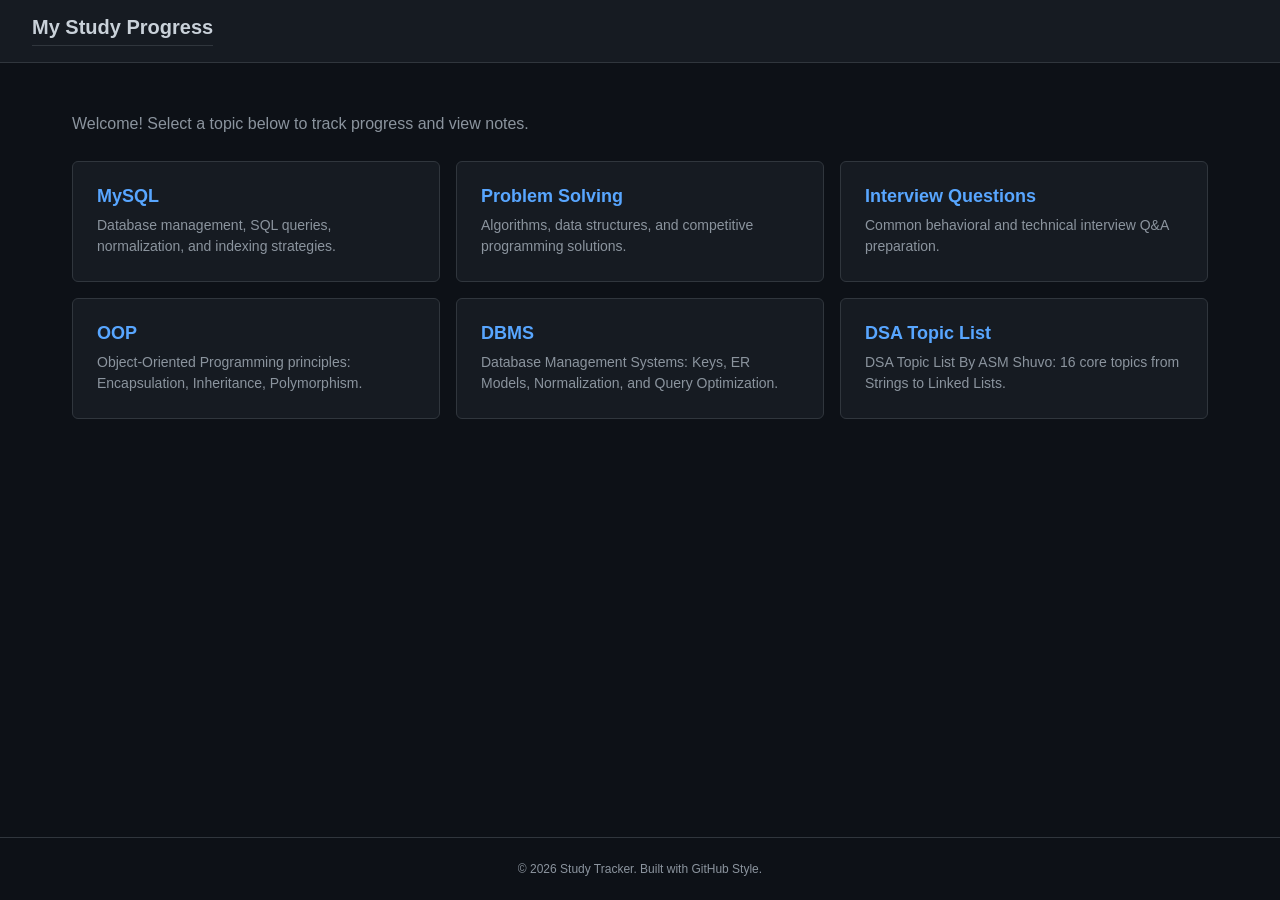
<file: index.html>
<!doctype html>
<html lang="en">
  <head>
    <meta charset="UTF-8" />
    <meta name="viewport" content="width=device-width, initial-scale=1.0" />
    <title>Study Tracker</title>
    <link rel="stylesheet" href="style.css" />
  </head>
  <body>
    <header>
      <h1>My Study Progress</h1>
    </header>
    <div class="container">
      <div style="margin-bottom: 24px">
        <p style="color: var(--color-text-secondary); font-size: 16px">
          Welcome! Select a topic below to track progress and view notes.
        </p>
      </div>
      <div class="grid">
        <a href="mysql.html" class="card">
          <h2>MySQL</h2>
          <p>
            Database management, SQL queries, normalization, and indexing
            strategies.
          </p>
        </a>
        <a href="problem_solving.html" class="card">
          <h2>Problem Solving</h2>
          <p>
            Algorithms, data structures, and competitive programming solutions.
          </p>
        </a>
        <a href="interview.html" class="card">
          <h2>Interview Questions</h2>
          <p>Common behavioral and technical interview Q&A preparation.</p>
        </a>
        <a href="oop.html" class="card">
          <h2>OOP</h2>
          <p>
            Object-Oriented Programming principles: Encapsulation, Inheritance,
            Polymorphism.
          </p>
        </a>
        <a href="dbms.html" class="card">
          <h2>DBMS</h2>
          <p>
            Database Management Systems: Keys, ER Models, Normalization, and
            Query Optimization.
          </p>
        </a>
        <a href="dsa_topics.html" class="card">
          <h2>DSA Topic List</h2>
          <p>
            DSA Topic List By ASM Shuvo: 16 core topics from Strings to Linked
            Lists.
          </p>
        </a>
      </div>
    </div>
    <footer>&copy; 2026 Study Tracker. Built with GitHub Style.</footer>
  </body>
</html>
</file>
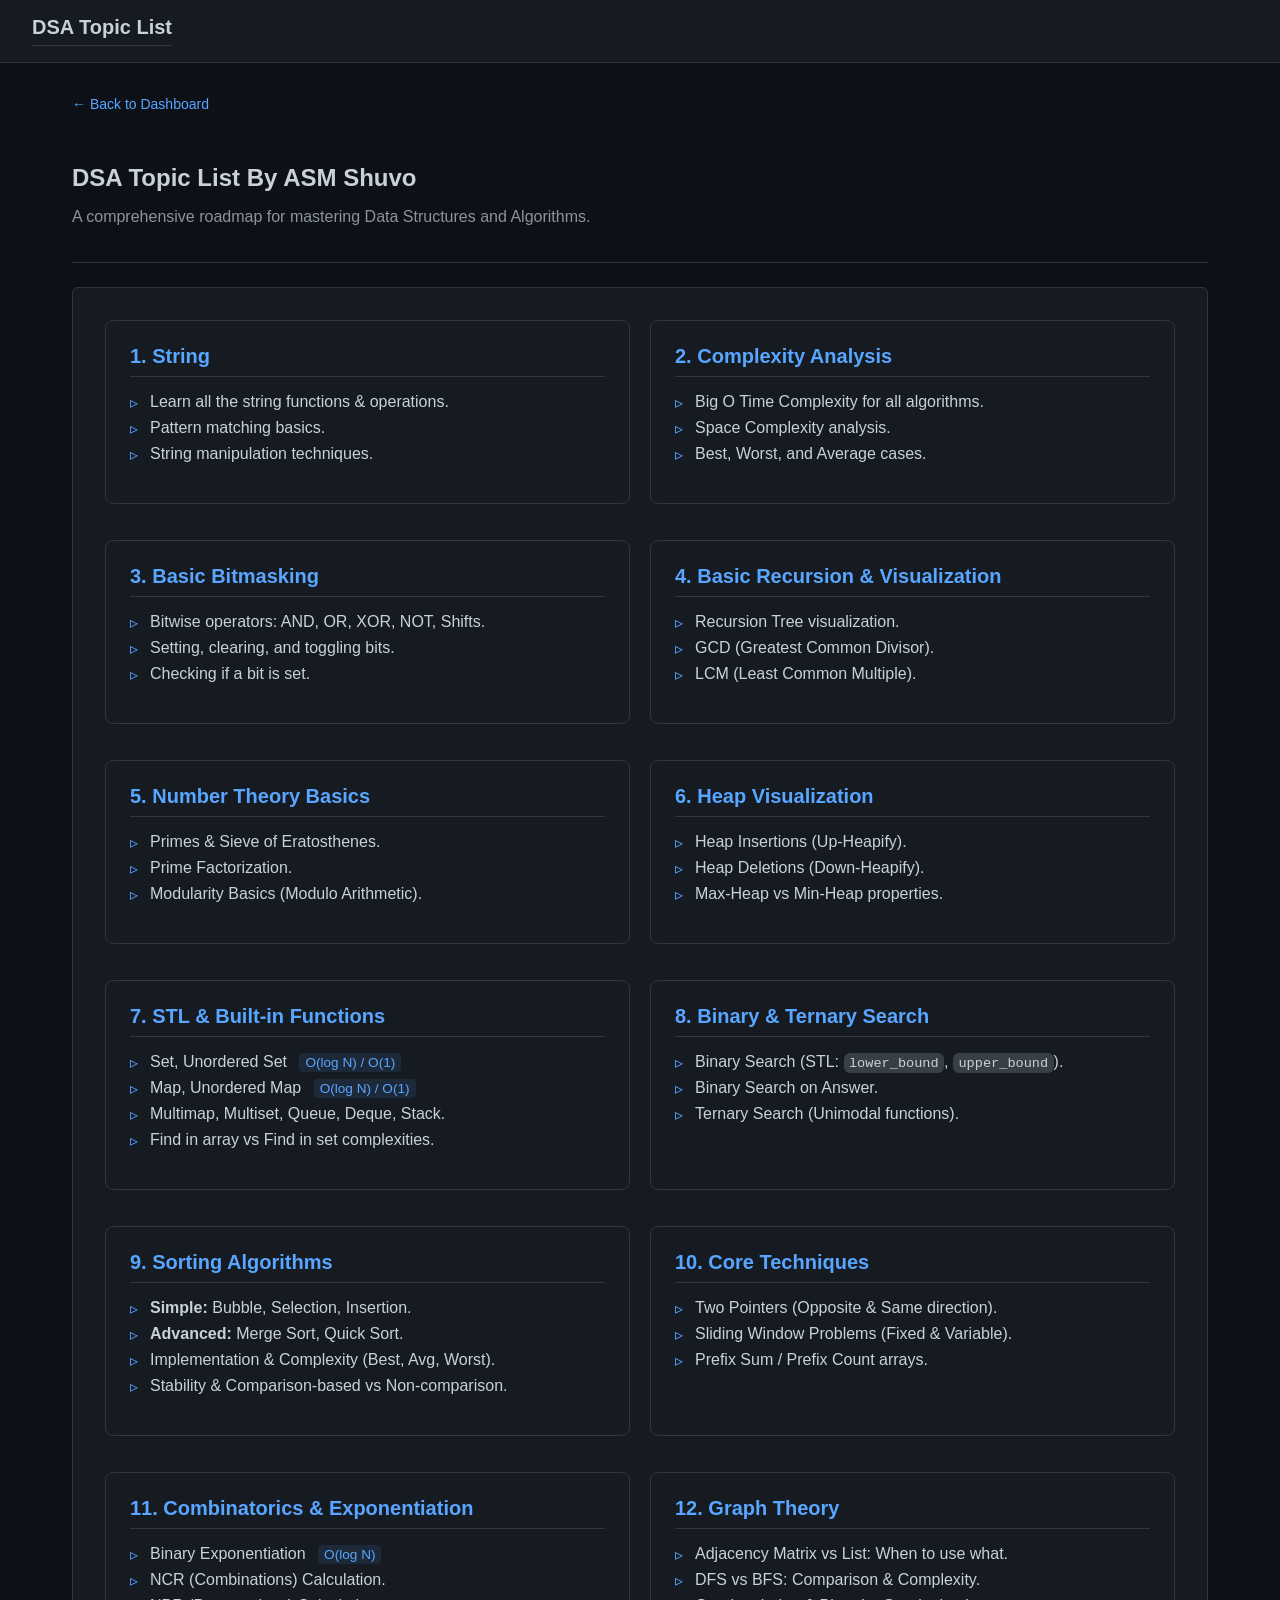
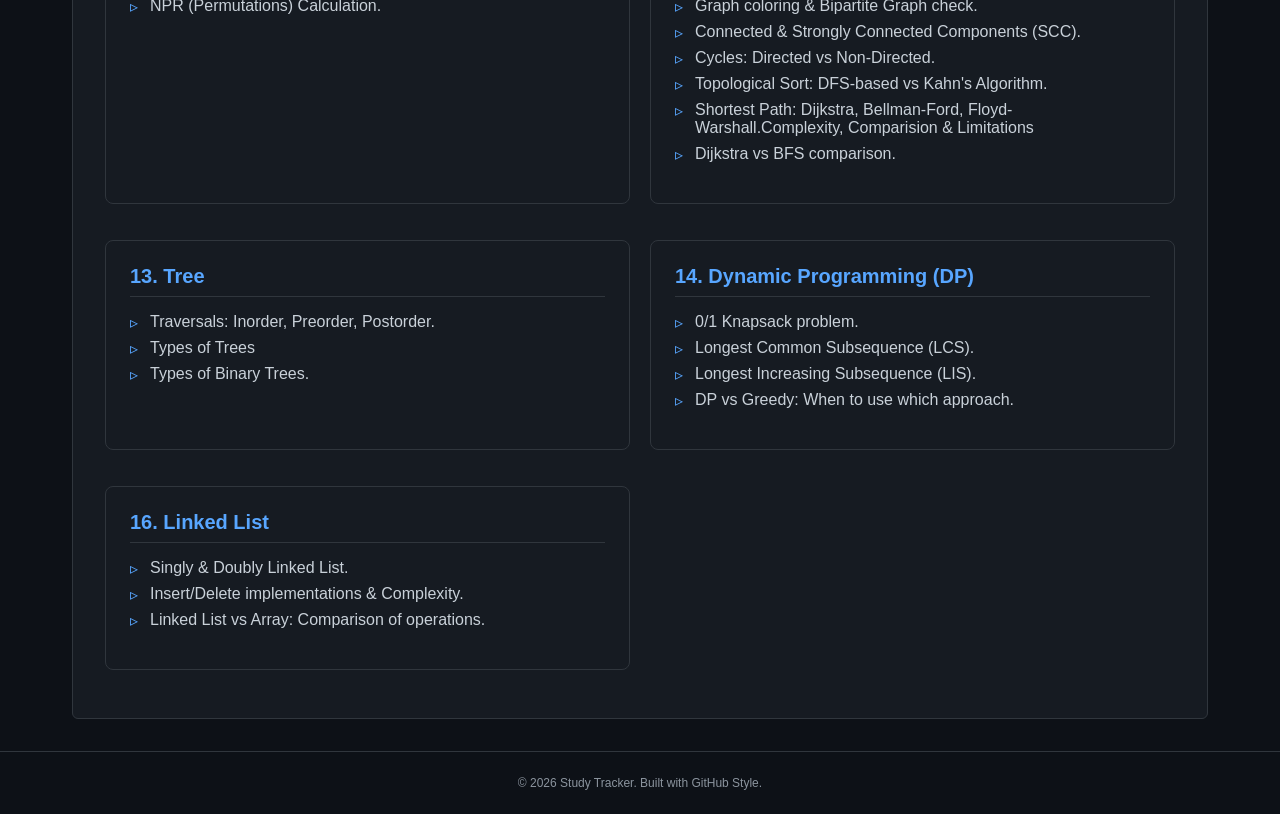
<file: dsa_topics.html>
<!doctype html>
<html lang="en">
  <head>
    <meta charset="UTF-8" />
    <meta name="viewport" content="width=device-width, initial-scale=1.0" />
    <title>DSA Topic List By ASM Shuvo</title>
    <link rel="stylesheet" href="style.css" />
    <style>
      .topic-section {
        margin-bottom: 32px;
      }
      .topic-card {
        background-color: var(--color-card-bg);
        border: 1px solid var(--color-border);
        border-radius: 8px;
        padding: 24px;
        margin-bottom: 16px;
      }
      .topic-card h3 {
        margin-top: 0;
        color: var(--color-accent);
        border-bottom: 1px solid var(--color-border);
        padding-bottom: 8px;
        margin-bottom: 16px;
      }
      .topic-card ul {
        list-style-type: none;
        padding-left: 0;
      }
      .topic-card li {
        margin-bottom: 8px;
        padding-left: 20px;
        position: relative;
      }
      .topic-card li::before {
        content: "▹";
        position: absolute;
        left: 0;
        color: var(--color-accent);
      }
      .complexity-tag {
        font-size: 0.85em;
        background: rgba(88, 166, 255, 0.1);
        color: var(--color-accent);
        padding: 2px 6px;
        border-radius: 4px;
        margin-left: 8px;
      }
    </style>
  </head>
  <body>
    <header>
      <h1>DSA Topic List</h1>
    </header>
    <div class="container">
      <div class="page-header">
        <a href="index.html" class="back-link">&larr; Back to Dashboard</a>
        <h2>DSA Topic List By ASM Shuvo</h2>
        <p style="color: var(--color-text-secondary); margin-top: 8px">
          A comprehensive roadmap for mastering Data Structures and Algorithms.
        </p>
      </div>

      <div class="content-area">
        <div
          class="grid"
          style="
            grid-template-columns: repeat(auto-fit, minmax(350px, 1fr));
            gap: 20px;
          "
        >
          <!-- 1. String -->
          <div class="topic-card">
            <h3>1. String</h3>
            <ul>
              <li>Learn all the string functions & operations.</li>
              <li>Pattern matching basics.</li>
              <li>String manipulation techniques.</li>
            </ul>
          </div>

          <!-- 2. Complexity Analysis -->
          <div class="topic-card">
            <h3>2. Complexity Analysis</h3>
            <ul>
              <li>Big O Time Complexity for all algorithms.</li>
              <li>Space Complexity analysis.</li>
              <li>Best, Worst, and Average cases.</li>
            </ul>
          </div>

          <!-- 3. Basic Bitmasking -->
          <div class="topic-card">
            <h3>3. Basic Bitmasking</h3>
            <ul>
              <li>Bitwise operators: AND, OR, XOR, NOT, Shifts.</li>
              <li>Setting, clearing, and toggling bits.</li>
              <li>Checking if a bit is set.</li>
            </ul>
          </div>

          <!-- 4. Basic Recursion -->
          <div class="topic-card">
            <h3>4. Basic Recursion & Visualization</h3>
            <ul>
              <li>Recursion Tree visualization.</li>
              <li>GCD (Greatest Common Divisor).</li>
              <li>LCM (Least Common Multiple).</li>
            </ul>
          </div>

          <!-- 5. Math Basics -->
          <div class="topic-card">
            <h3>5. Number Theory Basics</h3>
            <ul>
              <li>Primes & Sieve of Eratosthenes.</li>
              <li>Prime Factorization.</li>
              <li>Modularity Basics (Modulo Arithmetic).</li>
            </ul>
          </div>

          <!-- 6. Heap Visualization -->
          <div class="topic-card">
            <h3>6. Heap Visualization</h3>
            <ul>
              <li>Heap Insertions (Up-Heapify).</li>
              <li>Heap Deletions (Down-Heapify).</li>
              <li>Max-Heap vs Min-Heap properties.</li>
            </ul>
          </div>

          <!-- 7. STL & Data Structures -->
          <div class="topic-card">
            <h3>7. STL & Built-in Functions</h3>
            <ul>
              <li>
                Set, Unordered Set
                <span class="complexity-tag">O(log N) / O(1)</span>
              </li>
              <li>
                Map, Unordered Map
                <span class="complexity-tag">O(log N) / O(1)</span>
              </li>
              <li>Multimap, Multiset, Queue, Deque, Stack.</li>
              <li>Find in array vs Find in set complexities.</li>
            </ul>
          </div>

          <!-- 8. Search Algorithms -->
          <div class="topic-card">
            <h3>8. Binary & Ternary Search</h3>
            <ul>
              <li>
                Binary Search (STL: <code>lower_bound</code>,
                <code>upper_bound</code>).
              </li>
              <li>Binary Search on Answer.</li>
              <li>Ternary Search (Unimodal functions).</li>
            </ul>
          </div>

          <!-- 9. Sorting -->
          <div class="topic-card">
            <h3>9. Sorting Algorithms</h3>
            <ul>
              <li><strong>Simple:</strong> Bubble, Selection, Insertion.</li>
              <li><strong>Advanced:</strong> Merge Sort, Quick Sort.</li>
              <li>Implementation & Complexity (Best, Avg, Worst).</li>
              <li>Stability & Comparison-based vs Non-comparison.</li>
            </ul>
          </div>

          <!-- 10. Techniques -->
          <div class="topic-card">
            <h3>10. Core Techniques</h3>
            <ul>
              <li>Two Pointers (Opposite & Same direction).</li>
              <li>Sliding Window Problems (Fixed & Variable).</li>
              <li>Prefix Sum / Prefix Count arrays.</li>
            </ul>
          </div>

          <!-- 11. Advanced Math -->
          <div class="topic-card">
            <h3>11. Combinatorics & Exponentiation</h3>
            <ul>
              <li>
                Binary Exponentiation
                <span class="complexity-tag">O(log N)</span>
              </li>
              <li>NCR (Combinations) Calculation.</li>
              <li>NPR (Permutations) Calculation.</li>
            </ul>
          </div>

          <!-- 12. Graph Theory -->
          <div class="topic-card">
            <h3>12. Graph Theory</h3>
            <ul>
              <li>Adjacency Matrix vs List: When to use what.</li>
              <li>DFS vs BFS: Comparison & Complexity.</li>
              <li>Graph coloring & Bipartite Graph check.</li>
              <li>Connected & Strongly Connected Components (SCC).</li>
              <li>Cycles: Directed vs Non-Directed.</li>
              <li>Topological Sort: DFS-based vs Kahn's Algorithm.</li>
              <li>
                Shortest Path: Dijkstra, Bellman-Ford,
                Floyd-Warshall.Complexity, Comparision & Limitations
              </li>
              <li>Dijkstra vs BFS comparison.</li>
            </ul>
          </div>

          <!-- 13. Tree -->
          <div class="topic-card">
            <h3>13. Tree</h3>
            <ul>
              <li>Traversals: Inorder, Preorder, Postorder.</li>
              <li>Types of Trees</li>
              <li>Types of Binary Trees.</li>
            </ul>
          </div>

          <!-- 14. Dynamic Programming -->
          <div class="topic-card">
            <h3>14. Dynamic Programming (DP)</h3>
            <ul>
              <li>0/1 Knapsack problem.</li>
              <li>Longest Common Subsequence (LCS).</li>
              <li>Longest Increasing Subsequence (LIS).</li>
              <li>DP vs Greedy: When to use which approach.</li>
            </ul>
          </div>

          <!-- 15. Shortest Path (Repeated in list, merged here) -->
          <!-- <div class="topic-card">
            <h3>15. Pathfinding Recap</h3>
            <ul>
              <li>Recall: Dijkstra, Bellman-Ford, Floyd-Warshall.</li>
              <li></li>
            </ul>
          </div> -->

          <!-- 16. Linked List -->
          <div class="topic-card">
            <h3>16. Linked List</h3>
            <ul>
              <li>Singly & Doubly Linked List.</li>
              <li>Insert/Delete implementations & Complexity.</li>
              <li>Linked List vs Array: Comparison of operations.</li>
            </ul>
          </div>
        </div>
      </div>
    </div>
    <footer>&copy; 2026 Study Tracker. Built with GitHub Style.</footer>
  </body>
</html>
</file>
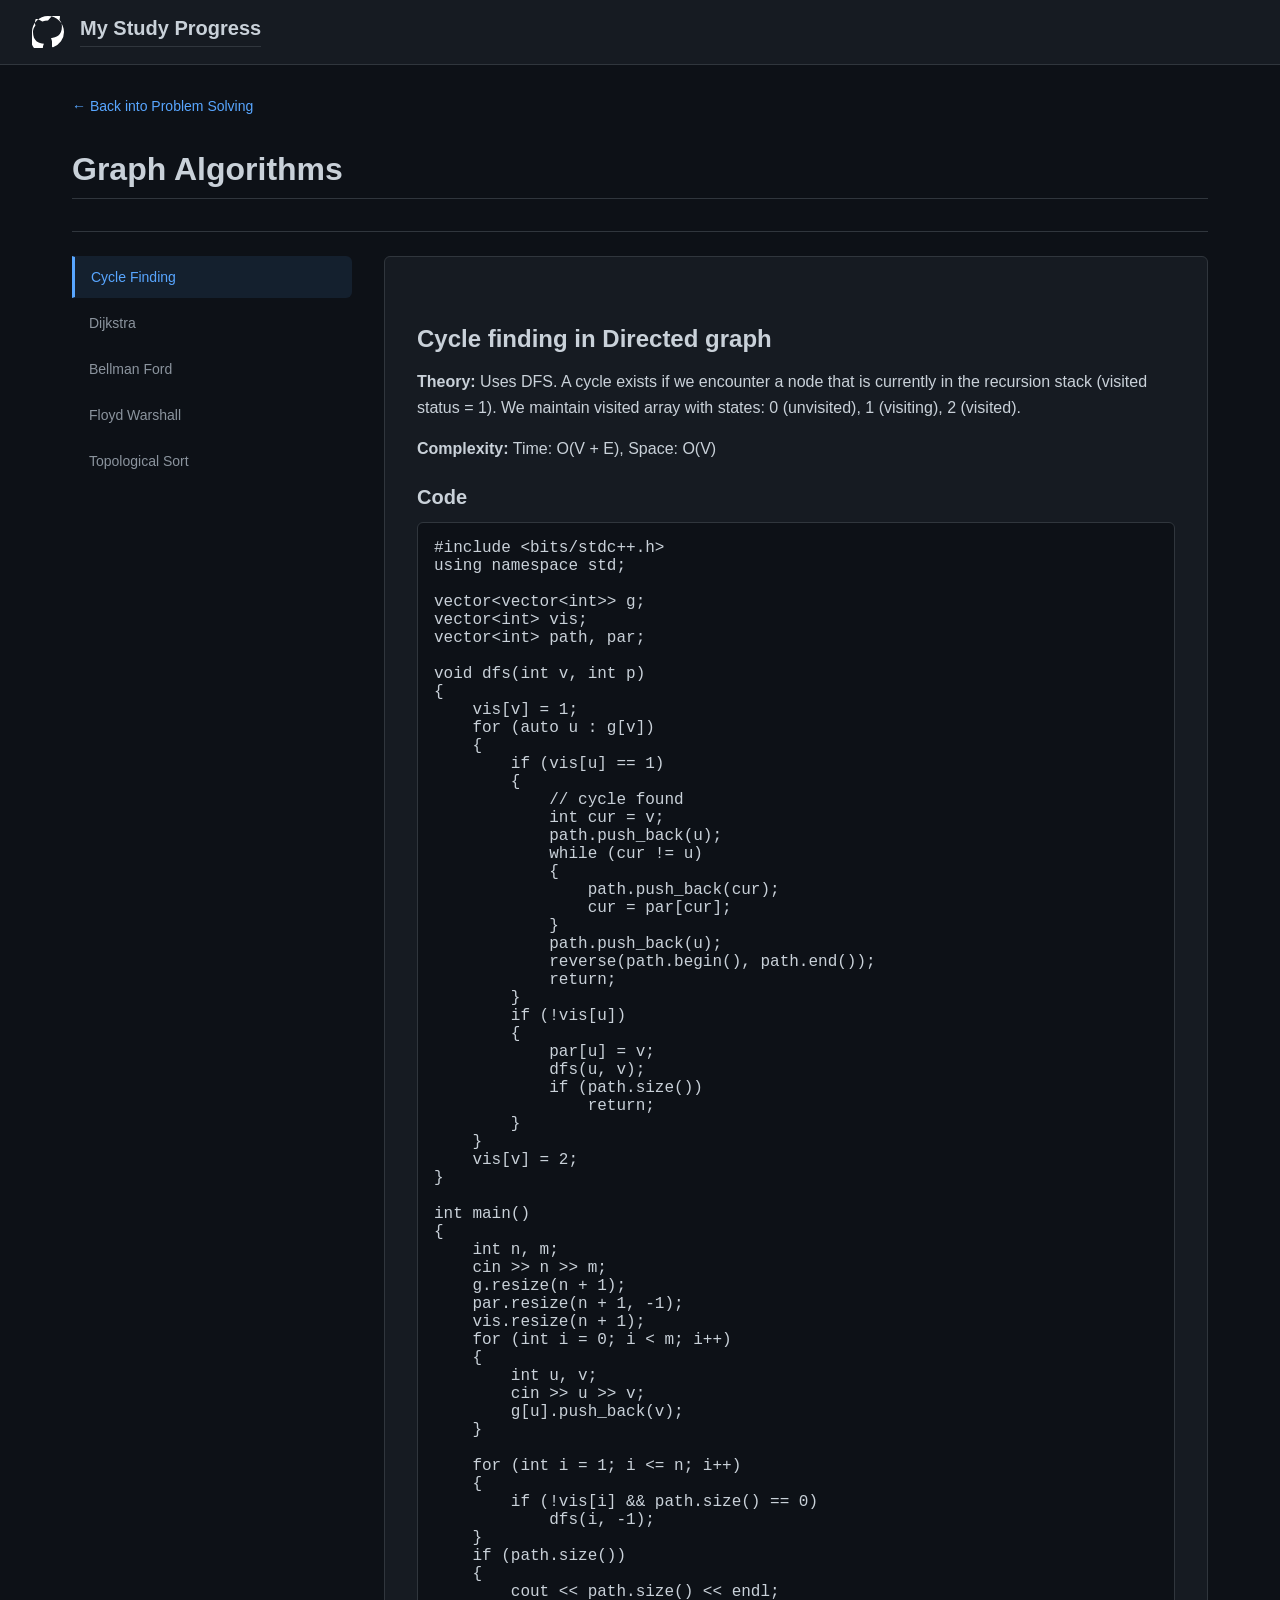
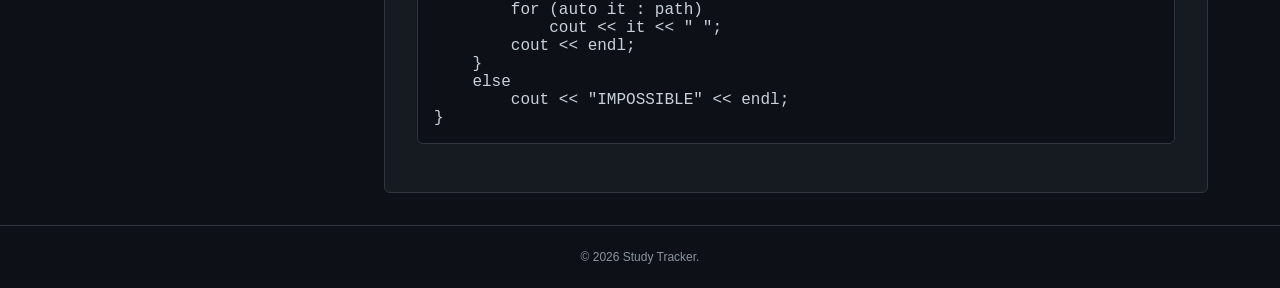
<file: graph.html>
<!DOCTYPE html>
<html lang="en">
  <head>
    <meta charset="UTF-8" />
    <meta name="viewport" content="width=device-width, initial-scale=1.0" />
    <title>Graph Algorithms - Study Tracker</title>
    <link rel="stylesheet" href="style.css" />
  </head>
  <body>
    <header>
      <svg
        height="32"
        viewBox="0 0 16 16"
        version="1.1"
        width="32"
        aria-hidden="true"
        fill="white"
      >
        <path
          d="M8 0c4.42 0 8 3.58 8 8a8.013 8.013 0 0 1-5.45 7.59c-.4.08-.55-.17-.55-.38 0-.27.01-1.13.01-2.2 0-.75-.27-1.48-.55-1.94 2.7-.3 5.5-1.32 5.5-5.92 0-1.31-.46-2.38-1.23-3.26.12-.32.53-1.52-.12-3.26 0 0-1.01-.32-3.3 1.23A11.52 11.52 0 0 0 8 2.3c-1.01 0-2.01.14-2.85.41-2.29-1.55-3.3-1.23-3.3-1.23-.65 1.74-.24 2.94-.12 3.26-.77.88-1.23 1.95-1.23 3.26 0 4.58 2.8 5.62 5.5 5.92-.27.46-.55 1.17-.55 1.94 0 1.25.01 2.37.01 2.54 0 .21-.15.46-.55.38A8.013 8.013 0 0 1 0 8c0-4.42 3.58-8 8-8Z"
        ></path>
      </svg>
      <h1>My Study Progress</h1>
    </header>
    <div class="container">
      <a href="problem_solving.html" class="back-link"
        >&larr; Back into Problem Solving</a
      >
      <div class="page-header">
        <h1 style="color: var(--color-text)">Graph Algorithms</h1>
      </div>

      <div class="split-layout">
        <div class="sidebar">
          <button class="tab-btn active" onclick="openTab(event, 'cycle')">
            Cycle Finding
          </button>
          <button class="tab-btn" onclick="openTab(event, 'dijkstra')">
            Dijkstra
          </button>
          <button class="tab-btn" onclick="openTab(event, 'bellman')">
            Bellman Ford
          </button>
          <button class="tab-btn" onclick="openTab(event, 'floyd')">
            Floyd Warshall
          </button>
          <button class="tab-btn" onclick="openTab(event, 'topo')">
            Topological Sort
          </button>
        </div>

        <div class="tab-content-container">
          <!-- Cycle Finding -->
          <div id="cycle" class="tab-content active">
            <div class="content-area">
              <h2>Cycle finding in Directed graph</h2>
              <p>
                <strong>Theory:</strong> Uses DFS. A cycle exists if we
                encounter a node that is currently in the recursion stack
                (visited status = 1). We maintain visited array with states: 0
                (unvisited), 1 (visiting), 2 (visited).
              </p>
              <p><strong>Complexity:</strong> Time: O(V + E), Space: O(V)</p>
              <h3>Code</h3>
              <pre><code>#include &lt;bits/stdc++.h&gt;
using namespace std;

vector&lt;vector&lt;int&gt;&gt; g;
vector&lt;int&gt; vis;
vector&lt;int&gt; path, par;

void dfs(int v, int p)
{
    vis[v] = 1;
    for (auto u : g[v])
    {
        if (vis[u] == 1)
        {
            // cycle found
            int cur = v;
            path.push_back(u);
            while (cur != u)
            {
                path.push_back(cur);
                cur = par[cur];
            }
            path.push_back(u);
            reverse(path.begin(), path.end());
            return;
        }
        if (!vis[u])
        {
            par[u] = v;
            dfs(u, v);
            if (path.size())
                return;
        }
    }
    vis[v] = 2;
}

int main()
{
    int n, m;
    cin &gt;&gt; n &gt;&gt; m;
    g.resize(n + 1);
    par.resize(n + 1, -1);
    vis.resize(n + 1);
    for (int i = 0; i &lt; m; i++)
    {
        int u, v;
        cin &gt;&gt; u &gt;&gt; v;
        g[u].push_back(v);
    }

    for (int i = 1; i &lt;= n; i++)
    {
        if (!vis[i] && path.size() == 0)
            dfs(i, -1);
    }
    if (path.size())
    {
        cout &lt;&lt; path.size() &lt;&lt; endl;
        for (auto it : path)
            cout &lt;&lt; it &lt;&lt; " ";
        cout &lt;&lt; endl;
    }
    else
        cout &lt;&lt; "IMPOSSIBLE" &lt;&lt; endl;
}</code></pre>
            </div>
          </div>

          <!-- Dijkstra -->
          <div id="dijkstra" class="tab-content">
            <div class="content-area">
              <h2>Shortest Path - Dijkstra</h2>
              <p>
                <strong>Theory:</strong> Finds shortest paths from a source node
                to all other nodes in a graph with non-negative edge weights.
                Validated using a greedy approach with a priority queue.
              </p>
              <p>
                <strong>Complexity:</strong> Time: O((V + E) log V), Space: O(V
                + E)
              </p>
              <h3>Code</h3>
              <pre><code>#include &lt;bits/stdc++.h&gt;
using namespace std;

class Solution
{
public:
    int dijkstra(vector&lt;vector&lt;pair&lt;int, int&gt;&gt;&gt; &g, int n, int src)
    {
        vector&lt;int&gt; dist(n + 1, INT_MAX);
        priority_queue&lt;pair&lt;int, int&gt;, vector&lt;pair&lt;int, int&gt;&gt;,
                       greater&lt;pair&lt;int, int&gt;&gt;&gt;
            pq;
        pq.push({0, src});
        dist[src] = 0;
        while (!pq.empty())
        {
            auto it = pq.top();
            pq.pop();
            int u = it.second, d = it.first;
            if (dist[u] &lt; d)
                continue;
            for (auto node : g[u])
            {
                int v = node.first;
                int wt = node.second;
                if (dist[u] + wt &lt; dist[v])
                {
                    dist[v] = dist[u] + wt;
                    pq.push({dist[v], v});
                }
            }
        }
        int ans = -1;
        for (int i = 1; i &lt;= n; i++)
        {
            if (dist[i] == INT_MAX)
                return -1;
            ans = max(ans, dist[i]);
        }
        return ans;
    }
    int networkDelayTime(vector&lt;vector&lt;int&gt;&gt; &edges, int n, int k)
    {
        vector&lt;vector&lt;pair&lt;int, int&gt;&gt;&gt; g(n + 1);
        for (auto e : edges)
        {
            int u = e[0], v = e[1], w = e[2];
            g[u].push_back({v, w});
        }
        return dijkstra(g, n, k);
    }
};</code></pre>
            </div>
          </div>

          <!-- Bellman Ford -->
          <div id="bellman" class="tab-content">
            <div class="content-area">
              <h2>Shortest Path - Bellman Ford</h2>
              <p>
                <strong>Theory:</strong> Computes shortest paths from a single
                source to all other vertices. Can handle negative weights. Can
                detect negative weight cycles.
              </p>
              <p><strong>Complexity:</strong> Time: O(VE), Space: O(V)</p>
              <h3>Code</h3>
              <pre><code>#include &lt;iostream&gt;
#include &lt;vector&gt;
#include &lt;climits&gt;

using namespace std;

struct Edge {
    int src, dest, weight;
};

void bellmanFord(int V, int E, int source, vector&lt;Edge&gt;&edges) {
    // Step 1: Initialize distances from source to all other vertices as infinite
    vector&lt;int&gt; dist(V, INT_MAX);
    dist[source] = 0;

    // Step 2: Relax all edges |V| - 1 times
    for (int i = 1; i &lt;= V - 1; i++) {
        for (int j = 0; j &lt; E; j++) {
            int u = edges[j].src;
            int v = edges[j].dest;
            int weight = edges[j].weight;
            if (dist[u] != INT_MAX && dist[u] + weight &lt; dist[v]) {
                dist[v] = dist[u] + weight;
            }
        }
    }

    // Step 3: Check for negative-weight cycles
    for (int j = 0; j &lt; E; j++) {
        int u = edges[j].src;
        int v = edges[j].dest;
        int weight = edges[j].weight;
        if (dist[u] != INT_MAX && dist[u] + weight &lt; dist[v]) {
            cout &lt;&lt; "Graph contains a negative weight cycle!" &lt;&lt; endl;
            return;
        }
    }

    // Print the results
    cout &lt;&lt; "Vertex Distance from Source:" &lt;&lt; endl;
    for (int i = 0; i &lt; V; i++) {
        cout &lt;&lt; i &lt;&lt; "\t\t" &lt;&lt; dist[i] &lt;&lt; endl;
    }
}

int main() {
    int V = 5; // Number of vertices
    int E = 8; // Number of edges
    vector&lt;Edge&gt; edges = {
        {0, 1, -1}, {0, 2, 4}, {1, 2, 3}, {1, 3, 2},
        {1, 4, 2}, {3, 2, 5}, {3, 1, 1}, {4, 3, -3}
    };

    bellmanFord(V, E, 0, edges);

    return 0;
}</code></pre>
            </div>
          </div>

          <!-- Floyd Warshall -->
          <div id="floyd" class="tab-content">
            <div class="content-area">
              <h2>Shortest Path - Floyd Warshall</h2>
              <p>
                <strong>Theory:</strong> All-pairs shortest path algorithm. Uses
                dynamic programming to iteratively improve paths using
                intermediate vertices.
              </p>
              <p><strong>Complexity:</strong> Time: O(V^3), Space: O(V^2)</p>
              <h3>Code</h3>
              <pre><code>#include &lt;bits/stdc++.h&gt;
using namespace std;

#define INF 99999

void floydWarshall(vector&lt;vector&lt;int&gt;&gt; &dist, int V) {
    for (int k = 0; k &lt; V; k++) {
        for (int i = 0; i &lt; V; i++) {
            for (int j = 0; j &lt; V; j++) {
                if (dist[i][k] + dist[k][j] &lt; dist[i][j])
                    dist[i][j] = dist[i][k] + dist[k][j];
            }
        }
    }
    
    // Print solution
    for (int i = 0; i &lt; V; i++) {
        for (int j = 0; j &lt; V; j++) {
            if (dist[i][j] == INF)
                cout &lt;&lt; "INF ";
            else
                cout &lt;&lt; dist[i][j] &lt;&lt; "   ";
        }
        cout &lt;&lt; endl;
    }
}

int main() {
    int V = 4;
    vector&lt;vector&lt;int&gt;&gt; graph = {
        {0, 5, INF, 10},
        {INF, 0, 3, INF},
        {INF, INF, 0, 1},
        {INF, INF, INF, 0}
    };
    
    floydWarshall(graph, V);
    return 0;
}</code></pre>
            </div>
          </div>

          <!-- Topological Sort -->
          <div id="topo" class="tab-content">
            <div class="content-area">
              <h2>Topological Sort</h2>
              <p>
                <strong>Theory:</strong> Linear ordering of vertices such that
                for every directed edge u -> v, vertex u comes before v. Only
                possible for DAGs.
              </p>
              <p>
                <strong>Complexity:</strong> Time: O(V + E), Space: O(V + E)
              </p>

              <h3>Kahn's Algorithm (BFS)</h3>
              <pre><code>#include &lt;bits/stdc++.h&gt;
using namespace std;

vector&lt;int&gt; List;
bool kahnToposort(int n, vector&lt;vector&lt;int&gt;&gt; &g)
{
    vector&lt;int&gt; ind(n, 0);
    queue&lt;int&gt; q;
    // Note: O(n+e) not O(n*e)
    for (int i = 0; i &lt; n; i++)
    {
        for (auto v : g[i])
        {
            ind[v]++;
        }
    }
    for (int i = 0; i &lt; n; i++)
    {
        if (ind[i] == 0)
            q.push(i);
    }
    // we are pushing n nodes and checking all edges for each node only once 
    // so O(n+e)
    while (!q.empty())
    {
        int u = q.front();
        q.pop();
        List.push_back(u);
        for (auto v : g[u])
        {
            ind[v]--;
            if (ind[v] == 0)
            {
                q.push(v);
            }
        }
    }
    if (List.size() == n)
        return true;
    return false;
}

int main()
{
    int n, m;
    cin &gt;&gt; n &gt;&gt; m;
    vector&lt;vector&lt;int&gt;&gt; edges(n);
    vector&lt;vector&lt;int&gt;&gt; g(n);
    for (int i = 0; i &lt; m; i++)
    {
        int u, v;
        cin &gt;&gt; u &gt;&gt; v;
        edges[u].push_back(v);
        g[v].push_back(u);
    }
    if (kahnToposort(n, edges))
    {
        cout &lt;&lt; "POSSIBLE" &lt;&lt; endl;
        for (auto it : List)
            cout &lt;&lt; it &lt;&lt; " ";
        cout &lt;&lt; endl;
    }
    else
        cout &lt;&lt; "IMPOSSIBLE, Cycle Detected" &lt;&lt; endl;
    return 0;
}</code></pre>

              <h3>DFS Algorithm</h3>
              <pre><code>#include &lt;bits/stdc++.h&gt;
using namespace std;

class Solution {
public:
    vector&lt;int&gt; List; // To store the topological order
    vector&lt;bool&gt; visited; // To track visited nodes
    vector&lt;bool&gt; inStack; // To detect cycles (for cycle detection)
    
    bool dfs(int node, vector&lt;vector&lt;int&gt;&gt;& g) {
        // If the node is in the recursion stack, a cycle is detected
        if (inStack[node]) 
            return false; // There's a cycle, so topological sort is not possible
        
        // If the node has been visited already, no need to explore it again
        if (visited[node])
            return true;
        
        // Mark the node as visited and add it to the recursion stack
        visited[node] = true;
        inStack[node] = true;
        
        // Visit all the adjacent nodes
        for (auto v : g[node]) {
            if (!dfs(v, g)) // If any neighbor causes a cycle, return false
                return false;
        }
        
        // Once all the neighbors of the current node are processed, add to the topological order
        inStack[node] = false; // Remove from recursion stack
        List.push_back(node); // Add the node to the topological sort list
        
        return true;
    }
    
    bool canFinish(int n, vector&lt;vector&lt;int&gt;&gt;& edges) {
        vector&lt;vector&lt;int&gt;&gt; g(n); // Graph represented as an adjacency list
        
        // Build the graph
        for (auto& edge : edges) {
            int u = edge[0], v = edge[1];
            g[u].push_back(v);
        }
        
        visited.resize(n, false); // To track visited nodes
        inStack.resize(n, false); // To track nodes in the recursion stack
        
        // Perform DFS on all nodes
        for (int i = 0; i &lt; n; i++) {
            if (!visited[i]) {
                if (!dfs(i, g)) {
                    return false; // If a cycle is detected, return false
                }
            }
        }
        
        // If no cycle is found, return true and List contains the topological order
        reverse(List.begin(), List.end()); // Reverse the list to get the correct order
        return true;
    }
};</code></pre>
            </div>
          </div>
        </div>
      </div>

      <script>
        function openTab(evt, tabName) {
          var i, tabcontent, tablinks;
          tabcontent = document.getElementsByClassName("tab-content");
          for (i = 0; i < tabcontent.length; i++) {
            tabcontent[i].classList.remove("active");
          }
          tablinks = document.getElementsByClassName("tab-btn");
          for (i = 0; i < tablinks.length; i++) {
            tablinks[i].classList.remove("active");
          }
          document.getElementById(tabName).classList.add("active");
          evt.currentTarget.classList.add("active");
        }
      </script>
    </div>
    <footer>&copy; 2026 Study Tracker.</footer>
  </body>
</html>
</file>
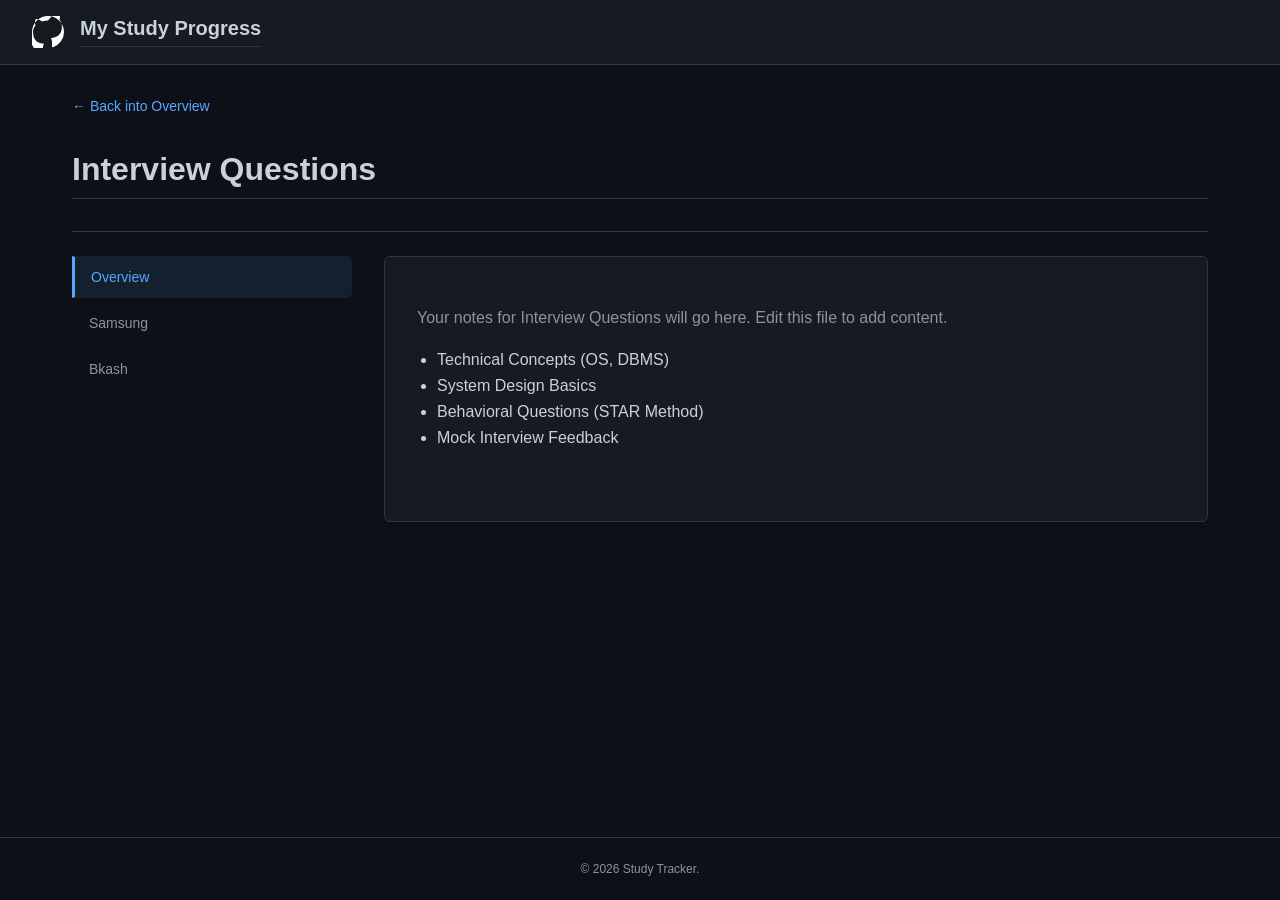
<file: interview.html>
<!doctype html>
<html lang="en">
  <head>
    <meta charset="UTF-8" />
    <meta name="viewport" content="width=device-width, initial-scale=1.0" />
    <title>Interview Questions - Study Tracker</title>
    <link rel="stylesheet" href="style.css" />
  </head>
  <body>
    <header>
      <svg
        height="32"
        viewBox="0 0 16 16"
        version="1.1"
        width="32"
        aria-hidden="true"
        fill="white"
      >
        <path
          d="M8 0c4.42 0 8 3.58 8 8a8.013 8.013 0 0 1-5.45 7.59c-.4.08-.55-.17-.55-.38 0-.27.01-1.13.01-2.2 0-.75-.27-1.48-.55-1.94 2.7-.3 5.5-1.32 5.5-5.92 0-1.31-.46-2.38-1.23-3.26.12-.32.53-1.52-.12-3.26 0 0-1.01-.32-3.3 1.23A11.52 11.52 0 0 0 8 2.3c-1.01 0-2.01.14-2.85.41-2.29-1.55-3.3-1.23-3.3-1.23-.65 1.74-.24 2.94-.12 3.26-.77.88-1.23 1.95-1.23 3.26 0 4.58 2.8 5.62 5.5 5.92-.27.46-.55 1.17-.55 1.94 0 1.25.01 2.37.01 2.54 0 .21-.15.46-.55.38A8.013 8.013 0 0 1 0 8c0-4.42 3.58-8 8-8Z"
        ></path>
      </svg>
      <h1>My Study Progress</h1>
    </header>
    <div class="container">
      <a href="index.html" class="back-link">&larr; Back into Overview</a>
      <div class="page-header">
        <h1 style="color: var(--color-text)">Interview Questions</h1>
      </div>
      <div class="split-layout">
        <div class="sidebar">
          <button class="tab-btn active" onclick="openTab(event, 'overview')">
            Overview
          </button>
          <button class="tab-btn" onclick="openTab(event, 'samsung')">
            Samsung
          </button>
          <button class="tab-btn" onclick="openTab(event, 'bkash')">
            Bkash
          </button>
        </div>

        <div class="tab-content-container">
          <div id="overview" class="tab-content active">
            <div class="content-area">
              <p style="color: var(--color-text-secondary)">
                Your notes for Interview Questions will go here. Edit this file
                to add content.
              </p>
              <ul style="margin-top: 20px; color: var(--color-text)">
                <li>Technical Concepts (OS, DBMS)</li>
                <li>System Design Basics</li>
                <li>Behavioral Questions (STAR Method)</li>
                <li>Mock Interview Feedback</li>
              </ul>
            </div>
          </div>

          <div id="samsung" class="tab-content">
            <div class="content-area">
              <h1>Samsung Problems</h1>

              <!-- Problem 1 -->
              <div class="problem-block" id="problem-1">
                <h2>Problem 1: Bipartite Graph Coloring</h2>
                <p>
                  <strong>Description:</strong> Given an undirected graph,
                  determine if it is bipartite. If it is bipartite, print one of
                  the two sets of vertices that form the bipartition. If the
                  graph is not bipartite, print "-1".
                </p>
                <h3>Code (C++)</h3>
                <pre><code>
                  #include &lt;bits/stdc++.h&gt;
using namespace std;

bool ok = true;

// Time: O(v+e) Space: O(v+e)
void dfs(vector&lt;vector&lt;int&gt;&gt; &g, vector&lt;bool&gt; &vis, vector&lt;int&gt; &color, int v, int p)
{
    if (!ok)
        return;
    vis[v] = true;
    if (p &gt;= 0)
        color[v] = !color[p];
    for (auto u : g[v])
    {
        if (vis[u] && u != p && color[u] == color[v])
        {
            ok = false;
            return;
        }
        if (!vis[u])
        {
            dfs(g, vis, color, u, v);
        }
    }
}

int main()
{
    int t;
    cin &gt;&gt; t;
    while (t--)
    {
        ok = true;
        int v, e;
        cin &gt;&gt; v &gt;&gt; e;
        vector&lt;vector&lt;int&gt;&gt; g(v + 1);
        vector&lt;bool&gt; vis(v + 1, false);
        vector&lt;int&gt; color(v + 1);
        for (int i = 0; i &lt; e; i++)
        {
            int u, v;
            cin &gt;&gt; u &gt;&gt; v;
            g[u].push_back(v);
            g[v].push_back(u);
        }
        for (int i = 1; i &lt;= v; i++)
        {
            if (!vis[i])
                dfs(g, vis, color, i, -1);
        }
        if (!ok)
        {
            cout &lt;&lt; -1 &lt;&lt; endl;
        }
        else
        {
            for (int i = 1; i &lt;= v; i++)
            {
                if (color[i])
                    cout &lt;&lt; i &lt;&lt; " ";
            }
            cout &lt;&lt; endl;
        }
    }
    return 0;
}</code></pre>
              </div>

              <hr />

              <!-- Problem 2 -->
              <div class="problem-block" id="problem-2">
                <h2>Problem 2: Balloon Bursting</h2>
                <p>
                  <strong>Description:</strong> There are n balloons and n
                  bullets. Each balloon is assigned a particular number of
                  points. whenever a particular balloon is shot the no of points
                  increases by 1.the multiplication of point assigned to balloon
                  on left and that of right side. 2. point assigned to left if
                  no right exists. 3. point assigned to right if no left exists.
                  4. the point assigned to itself if no other balloon exists.
                  You have to find the sequence of bursting balloons that
                  maximizes the total points obtained.
                </p>
                <h3>Code</h3>
                <p><em></em></p>
              </div>

              <hr />

              <!-- Problem 3 -->
              <div class="problem-block" id="problem-3">
                <h2>Problem 3: Catch the Stationary Piece (Knight's Move)</h2>
                <p>
                  <strong>Description:</strong> There is a mobile piece and a
                  stationary piece on an N x M chessboard. You need to capture
                  the stationary piece by moving the mobile piece with the
                  minimum number of moves. The mobile piece moves like a Knight.
                </p>
                <h3>Code (cpp)</h3>
                <pre>
<code>
#include &lt;bits/stdc++.h&gt;
using namespace std;

int n, m;
int sr, sc, dr, dc;
vector&lt;int&gt; dx = {2, 2, -2, -2, 1, -1, 1, -1};
vector&lt;int&gt; dy = {-1, 1, -1, 1, -2, -2, 2, 2};

int bfs()
{
    vector&lt;vector&lt;int&gt;&gt; vis(n + 1, vector&lt;int&gt;(m + 1));
    vis[sr][sc] = 1;
    queue&lt;vector&lt;int&gt;&gt; q;
    // r c step
    q.push({sr, sc, 0});
    while (!q.empty())
    {
        auto cur = q.front();
        q.pop();
        int x = cur[0], y = cur[1], step = cur[2];
        if (x == dr && y == dc)
            return step; // found
        for (int i = 0; i &lt; 8; i++)
        {
            int nx = x + dx[i];
            int ny = y + dy[i];
            if (nx &lt; 1 || nx &gt; n || ny &lt; 1 || ny &gt; m || vis[nx][ny])
                continue;
            vis[nx][ny] = 1;
            q.push({nx, ny, step + 1});
        }
    }
    return -1;
}

int main()
{
    int t;
    cin &gt;&gt; t;
    while (t--)
    {
        cin &gt;&gt; n &gt;&gt; m;
        cin &gt;&gt; sr &gt;&gt; sc &gt;&gt; dr &gt;&gt; dc;
        cout &lt;&lt; bfs() &lt;&lt; endl;
    }
}
</code>
</pre>
              </div>

              <hr />

              <!-- Problem 4 -->
              <div class="problem-block" id="problem-4">
                <h2>Problem 4: Convex Hull</h2>
                <p>
                  <strong>Description:</strong> Given a set of random points in
                  a 2-D plane, construct a convex polygon with the minimum area
                  of covering that encompasses all the given points (Convex
                  Hull). Output the vertices of this polygon.
                </p>
                <h3>Code</h3>
                <p><em>No solution code available.</em></p>
              </div>

              <hr />

              <!-- Problem 5 -->
              <div class="problem-block" id="problem-5">
                <h2>Problem 5: Crow and Overflowing Pots</h2>
                <p>
                  <strong>Description:</strong> There are N pots. Every pot has
                  some water in it and is associated with an overflow number
                  O_i. The crow wants to overflow at least K pots. Find the
                  minimum number of stones the crow needs to use to guarantee
                  that K pots overflow in the worst-case scenario.
                </p>
                <h3>Code (C++)</h3>
                <pre><code>#include &lt;bits/stdc++.h&gt;
using namespace std;

int main()
{
    int tl;
    if (!(cin &gt;&gt; tl)) return 0;
    while (tl--)
    {
        int n, m, total_time;
        cin &gt;&gt; n &gt;&gt; m &gt;&gt; total_time;
        int steps = total_time / 10;
        
        vector&lt;vector&lt;pair&lt;int, double&gt;&gt;&gt; g(n + 1);
        for (int i = 0; i &lt; m; i++)
        {
            int u, v;
            double p;
            cin &gt;&gt; u &gt;&gt; v &gt;&gt; p;
            g[u].push_back({v, p});
        }
        
        vector&lt;double&gt; prob(n + 1, 0.0);
        prob[1] = 1.0;

        for (int s = 0; s &lt; steps; s++)
        {
            vector&lt;double&gt; nextProb(n + 1, 0.0);
            for (int u = 1; u &lt;= n; u++)
            {
                if (prob[u] &gt; 0)
                {
                    for (auto &e : g[u])
                    {
                        int v = e.first;
                        double pb = e.second; 
                        nextProb[v] += prob[u] * pb;
                    }
                }
            }
            prob = nextProb;
        }

        int lastNode = -1;
        double mxProb = -1.0; 

        for (int i = 1; i &lt;= n; i++)
        {
            if (prob[i] &gt; mxProb)
            {
                mxProb = prob[i];
                lastNode = i;
            }
        }

        if (lastNode == -1 || mxProb &lt;= 0.0)
            cout &lt;&lt; "impossible" &lt;&lt; endl;
        else
            cout &lt;&lt; lastNode &lt;&lt; " " &lt;&lt; fixed &lt;&lt; setprecision(6) &lt;&lt; mxProb &lt;&lt; endl;
    }
    return 0;
}</code></pre>
              </div>

              <hr />

              <!-- Problem 6 -->
              <div class="problem-block" id="problem-6">
                <h2>Problem 6: Doctor Probability</h2>
                <p>
                  <strong>Description:</strong> A Doctor travels between
                  divisions (nodes) in a directed graph where edge weights are
                  probabilities. He stays 10 mins at each division. Given time
                  T, find the division with the highest probability where he
                  will be staying.
                </p>
                <h3>Code (C++)</h3>
                <pre><code>#include &lt;iostream&gt;
#include &lt;vector&gt;
#include &lt;iomanip&gt;

using namespace std;

void solve() {
    int N, E, T;
    cin &gt;&gt; N &gt;&gt; E &gt;&gt; T;
    
    // Adjacency list: u -&gt; {v, prob}
    vector&lt;vector&lt;pair&lt;int, double&gt;&gt;&gt; adj(N + 1);
    for (int i = 0; i &lt; E; ++i) {
        int u, v;
        double p;
        cin &gt;&gt; u &gt;&gt; v &gt;&gt; p;
        adj[u].push_back({v, p});
    }

    // Probability array
    vector&lt;double&gt; prob(N + 1, 0.0);
    prob[1] = 1.0; // Assume start at node 1

    int steps = T / 10;
    
    for (int s = 0; s &lt; steps; ++s) {
        vector&lt;double&gt; next_prob(N + 1, 0.0);
        bool any_move = false;
        for (int u = 1; u &lt;= N; ++u) {
            if (prob[u] &gt; 0) {
                if (!adj[u].empty()) {
                    for (auto& edge : adj[u]) {
                        int v = edge.first;
                        double p = edge.second;
                        next_prob[v] += prob[u] * p;
                    }
                    any_move = true; 
                } 
            }
        }
        prob = next_prob;
    }

    int result_node = 0;
    double max_p = -1.0;
    
    for (int i = 1; i &lt;= N; ++i) {
        if (prob[i] &gt; max_p) {
            max_p = prob[i];
            result_node = i;
        }
    }
    
    cout &lt;&lt; result_node &lt;&lt; " " &lt;&lt; fixed &lt;&lt; setprecision(6) &lt;&lt; max_p &lt;&lt; endl;
}

int main() {
    int t;
    cin &gt;&gt; t;
    while(t--) {
        solve();
    }
    return 0;
}</code></pre>
              </div>
            </div>
          </div>
        </div>

        <div id="bkash" class="tab-content">
          <div class="content-area">
            <h1>Bkash Interview Preparation</h1>

            <div class="problem-block">
              <h2>Problem 1: Remove Duplicates from a Linked List</h2>
              <p>
                <strong>Description:</strong> Remove all duplicate elements from
                a singly linked list such that each value appears only once.
              </p>
              <h3>Code (C++)</h3>
              <pre><code>/*
✅ Problem Statement: Remove Duplicates from a Linked List

You are given the head of a singly linked list.
The linked list may contain duplicate values.

Your task is to remove all duplicate elements such that each value appears only once in the linked list.

After removing duplicates, return the head of the modified linked list.
*/
Node* RemoveDuplicates(Node* head){
    unordered_set&lt;int&gt; seen;

    Node* dummy = new Node(0);
    dummy->next = head;

    Node* prev = dummy;
    Node* cur  = head;

    while(cur){
        if(seen.count(cur->val)){
            prev->next = cur->next;
            Node* tmp = cur;
            cur = cur->next;
            delete tmp;
        } else {
            seen.insert(cur->val);
            prev = cur;
            cur = cur->next;
        }
    }

    Node* ans = dummy->next;
    delete dummy;
    return ans;
}</code></pre>
            </div>

            <hr />

            <div class="problem-block">
              <h2>LeetCode Problems</h2>
              <ul style="color: var(--color-text)">
                <li>
                  <a
                    href="https://leetcode.com/problems/valid-parentheses/description/"
                    target="_blank"
                    style="color: #64ffda"
                    >Valid Parentheses</a
                  >
                </li>
                <li>
                  <a
                    href="https://leetcode.com/problems/two-sum/description/"
                    target="_blank"
                    style="color: #64ffda"
                    >Two Sum</a
                  >
                </li>
                <li>
                  <a
                    href="https://leetcode.com/problems/reverse-linked-list/description/"
                    target="_blank"
                    style="color: #64ffda"
                    >Reverse Linked List</a
                  >
                </li>
              </ul>
            </div>

            <hr />

            <div class="problem-block">
              <h2>General Technical Questions (Q&A)</h2>

              <details>
                <summary>
                  <strong>1. What is Concurrency Control in Databases?</strong>
                </summary>
                <p>
                  Concurrency control manages simultaneous operations on a
                  database without them conflicting with each other. It ensures
                  that database transactions are performed concurrently without
                  violating data integrity. Key concepts include ACID
                  properties, Locking (Shared/Exclusive), and Isolation Levels
                  (Read Committed, Serializable, etc.).
                </p>
              </details>

              <details>
                <summary>
                  <strong
                    >2. What is function overriding in OOP? How is it different
                    from overloading?</strong
                  >
                </summary>
                <p>
                  <strong>Overriding:</strong> Occurs when a derived class
                  provides a specific implementation of a method that is already
                  defined in its base class. It is a runtime polymorphism
                  feature (same signature).
                </p>
                <p>
                  <strong>Overloading:</strong> Occurs when multiple methods in
                  the same class have the same name but different parameters
                  (different signature). It is a compile-time feature.
                </p>
              </details>

              <details>
                <summary>
                  <strong>3. What is inheritance in OOP?</strong>
                </summary>
                <p>
                  Inheritance is a mechanism where a new class (child/derived)
                  acquires the properties and behaviors (fields and methods) of
                  an existing class (parent/base). It promotes code reusability
                  and establishes an "Is-A" relationship.
                </p>
              </details>

              <details>
                <summary>
                  <strong
                    >4. What is database normalization? Benefits and common
                    forms?</strong
                  >
                </summary>
                <p>
                  Normalization is the process of organizing data in a database
                  to reduce redundancy and improve data integrity.
                </p>
                <ul>
                  <li>
                    <strong>1NF:</strong> Atomic values (no repeating groups).
                  </li>
                  <li><strong>2NF:</strong> 1NF + No partial dependency.</li>
                  <li><strong>3NF:</strong> 2NF + No transitive dependency.</li>
                  <li><strong>BCNF:</strong> A stricter version of 3NF.</li>
                </ul>
                <p>
                  <strong>Benefits:</strong> Minimal data duplication, easier
                  maintenance, and smaller database size.
                </p>
              </details>

              <details>
                <summary>
                  <strong
                    >5. How can you generate random numbers in C++?</strong
                  >
                </summary>
                <p>
                  Using the <code>&lt;random&gt;</code> library is the modern
                  way: <code>std::mt19937</code> generator and distributions
                  like <code>std::uniform_int_distribution</code>. The legacy
                  way is using `rand()` and `srand(time(0))`, but it has lower
                  quality randomness.
                </p>
              </details>

              <details>
                <summary>
                  <strong>6. Basic Linux commands and use cases?</strong>
                </summary>
                <ul>
                  <li><code>ls</code>: List directory contents.</li>
                  <li><code>cd</code>: Change directory.</li>
                  <li><code>grep</code>: Search for patterns in files.</li>
                  <li><code>chmod</code>: Change file permissions.</li>
                  <li><code>ps</code>: Display currently running processes.</li>
                  <li>
                    <code>top</code>: Display real-time system resource usage.
                  </li>
                </ul>
              </details>

              <details>
                <summary>
                  <strong>7. What is a deadlock? How to prevent it?</strong>
                </summary>
                <p>
                  A deadlock is a situation where two or more processes are
                  unable to proceed because each is waiting for the other to
                  release a resource. <br /><strong>Prevention:</strong> Ensure
                  at least one of the 4 Coffman conditions cannot hold (Mutual
                  Exclusion, Hold and Wait, No Preemption, Circular Wait). For
                  example, imposing a strict ordering on resource acquisition
                  prevents Circular Wait.
                </p>
              </details>

              <details>
                <summary>
                  <strong
                    >8. How to compare two text files to see if they are
                    identical?</strong
                  >
                </summary>
                <p>
                  <strong>Command Line:</strong> Use `diff file1.txt file2.txt`
                  or `cmp file1.txt file2.txt` in Linux/Unix. In Windows, use
                  `FC file1.txt file2.txt`. <br /><strong
                    >Programmatically:</strong
                  >
                  Read both files byte-by-byte or line-by-line. If any byte/line
                  differs, they are not identical. Alternatively, compute and
                  compare their hash checksums (MD5/SHA256).
                </p>
              </details>

              <details>
                <summary>
                  <strong
                    >9. What happens when you type google.com and press
                    enter?</strong
                  >
                </summary>
                <ol>
                  <li>
                    <strong>DNS Query:</strong> Browser checks cache, then asks
                    DNS server for IP of google.com.
                  </li>
                  <li>
                    <strong>TCP Handshake:</strong> Browser establishes a TCP
                    connection with the server (SYN, SYN-ACK, ACK).
                  </li>
                  <li>
                    <strong>HTTP Request:</strong> Browser sends a GET request
                    to the server.
                  </li>
                  <li>
                    <strong>Server Processing:</strong> Server processes request
                    and sends back an HTTP response (HTML).
                  </li>
                  <li>
                    <strong>Rendering:</strong> Browser parses HTML, CSS, JS and
                    renders the page.
                  </li>
                </ol>
              </details>

              <details>
                <summary>
                  <strong
                    >10. What happens when you copy a file? Are they the
                    same?</strong
                  >
                </summary>
                <p>
                  The operating system reads the data bits from the source
                  location on the storage medium and writes an identical
                  sequence of bits to the destination location. It also creates
                  a new directory entry for the copy.
                </p>
                <p>
                  <strong>Are they the same?</strong> The <em>content</em> is
                  bit-for-bit identical. However, file
                  <em>metadata</em> (creation time, file path, owner,
                  permissions) will usually differ.
                </p>
              </details>
            </div>
          </div>
        </div>
      </div>

      <script>
        function openTab(evt, tabName) {
          var i, tabcontent, tablinks;
          tabcontent = document.getElementsByClassName("tab-content");
          for (i = 0; i < tabcontent.length; i++) {
            tabcontent[i].classList.remove("active");
          }
          tablinks = document.getElementsByClassName("tab-btn");
          for (i = 0; i < tablinks.length; i++) {
            tablinks[i].classList.remove("active");
          }
          document.getElementById(tabName).classList.add("active");
          evt.currentTarget.classList.add("active");
        }

        // Syntax Highlighting for Comments
        document.addEventListener("DOMContentLoaded", function () {
          const codeBlocks = document.querySelectorAll("pre code");
          codeBlocks.forEach((block) => {
            let html = block.innerHTML;
            // Regex to capture // comments
            html = html.replace(
              /(\/\/[^\n]*)/g,
              '<span class="comment">$1</span>',
            );
            block.innerHTML = html;
          });
        });
      </script>
    </div>
    <footer>&copy; 2026 Study Tracker.</footer>
  </body>
</html>
</file>
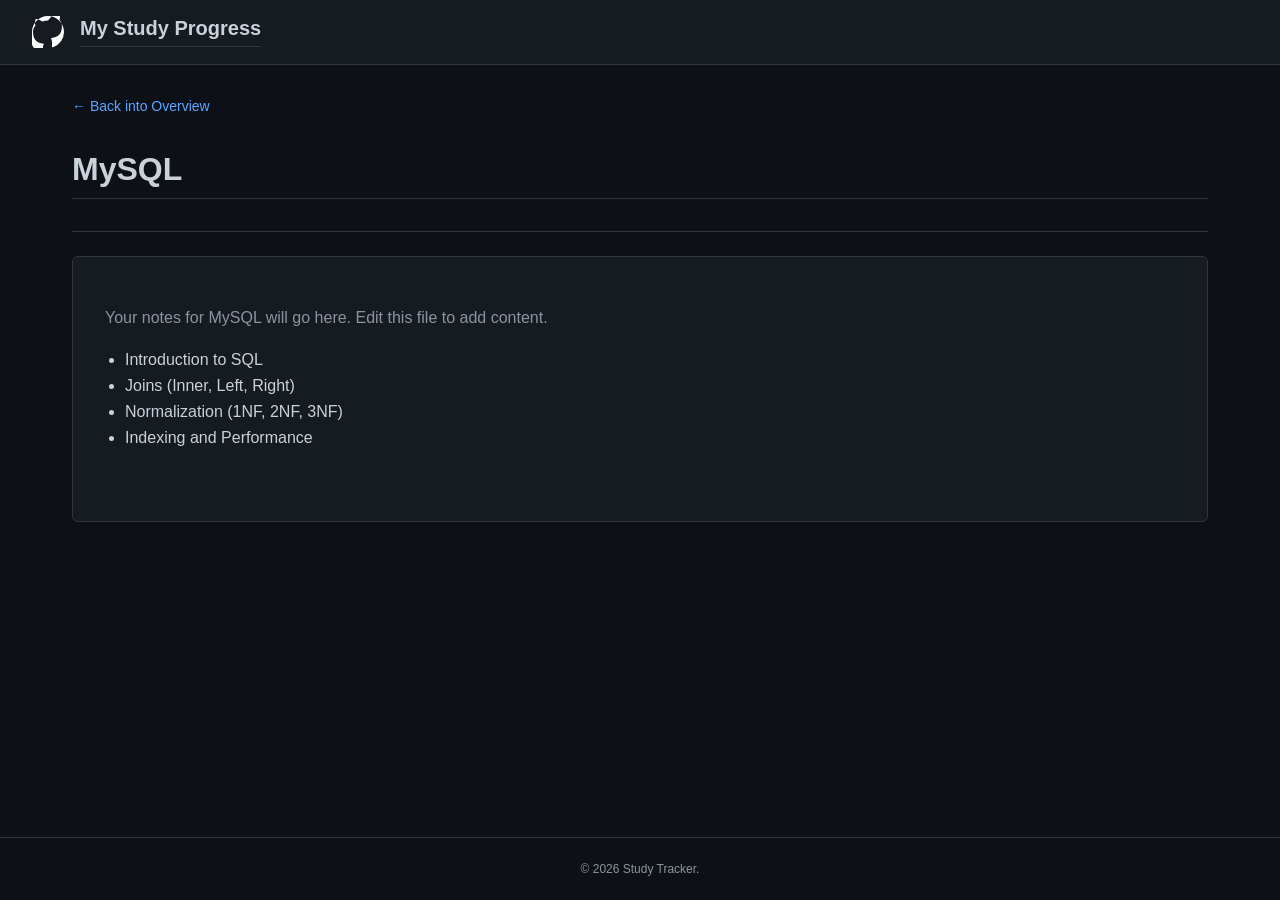
<file: mysql.html>
<!DOCTYPE html>
<html lang="en">
  <head>
    <meta charset="UTF-8" />
    <meta name="viewport" content="width=device-width, initial-scale=1.0" />
    <title>MySQL - Study Tracker</title>
    <link rel="stylesheet" href="style.css" />
  </head>
  <body>
    <header>
      <svg
        height="32"
        viewBox="0 0 16 16"
        version="1.1"
        width="32"
        aria-hidden="true"
        fill="white"
      >
        <path
          d="M8 0c4.42 0 8 3.58 8 8a8.013 8.013 0 0 1-5.45 7.59c-.4.08-.55-.17-.55-.38 0-.27.01-1.13.01-2.2 0-.75-.27-1.48-.55-1.94 2.7-.3 5.5-1.32 5.5-5.92 0-1.31-.46-2.38-1.23-3.26.12-.32.53-1.52-.12-3.26 0 0-1.01-.32-3.3 1.23A11.52 11.52 0 0 0 8 2.3c-1.01 0-2.01.14-2.85.41-2.29-1.55-3.3-1.23-3.3-1.23-.65 1.74-.24 2.94-.12 3.26-.77.88-1.23 1.95-1.23 3.26 0 4.58 2.8 5.62 5.5 5.92-.27.46-.55 1.17-.55 1.94 0 1.25.01 2.37.01 2.54 0 .21-.15.46-.55.38A8.013 8.013 0 0 1 0 8c0-4.42 3.58-8 8-8Z"
        ></path>
      </svg>
      <h1>My Study Progress</h1>
    </header>
    <div class="container">
      <a href="index.html" class="back-link">&larr; Back into Overview</a>
      <div class="page-header">
        <h1 style="color: var(--color-text)">MySQL</h1>
      </div>
      <div class="content-area">
        <p style="color: var(--color-text-secondary)">
          Your notes for MySQL will go here. Edit this file to add content.
        </p>
        <ul style="margin-top: 20px; color: var(--color-text)">
          <li>Introduction to SQL</li>
          <li>Joins (Inner, Left, Right)</li>
          <li>Normalization (1NF, 2NF, 3NF)</li>
          <li>Indexing and Performance</li>
        </ul>
      </div>
    </div>
    <footer>&copy; 2026 Study Tracker.</footer>
  </body>
</html>
</file>
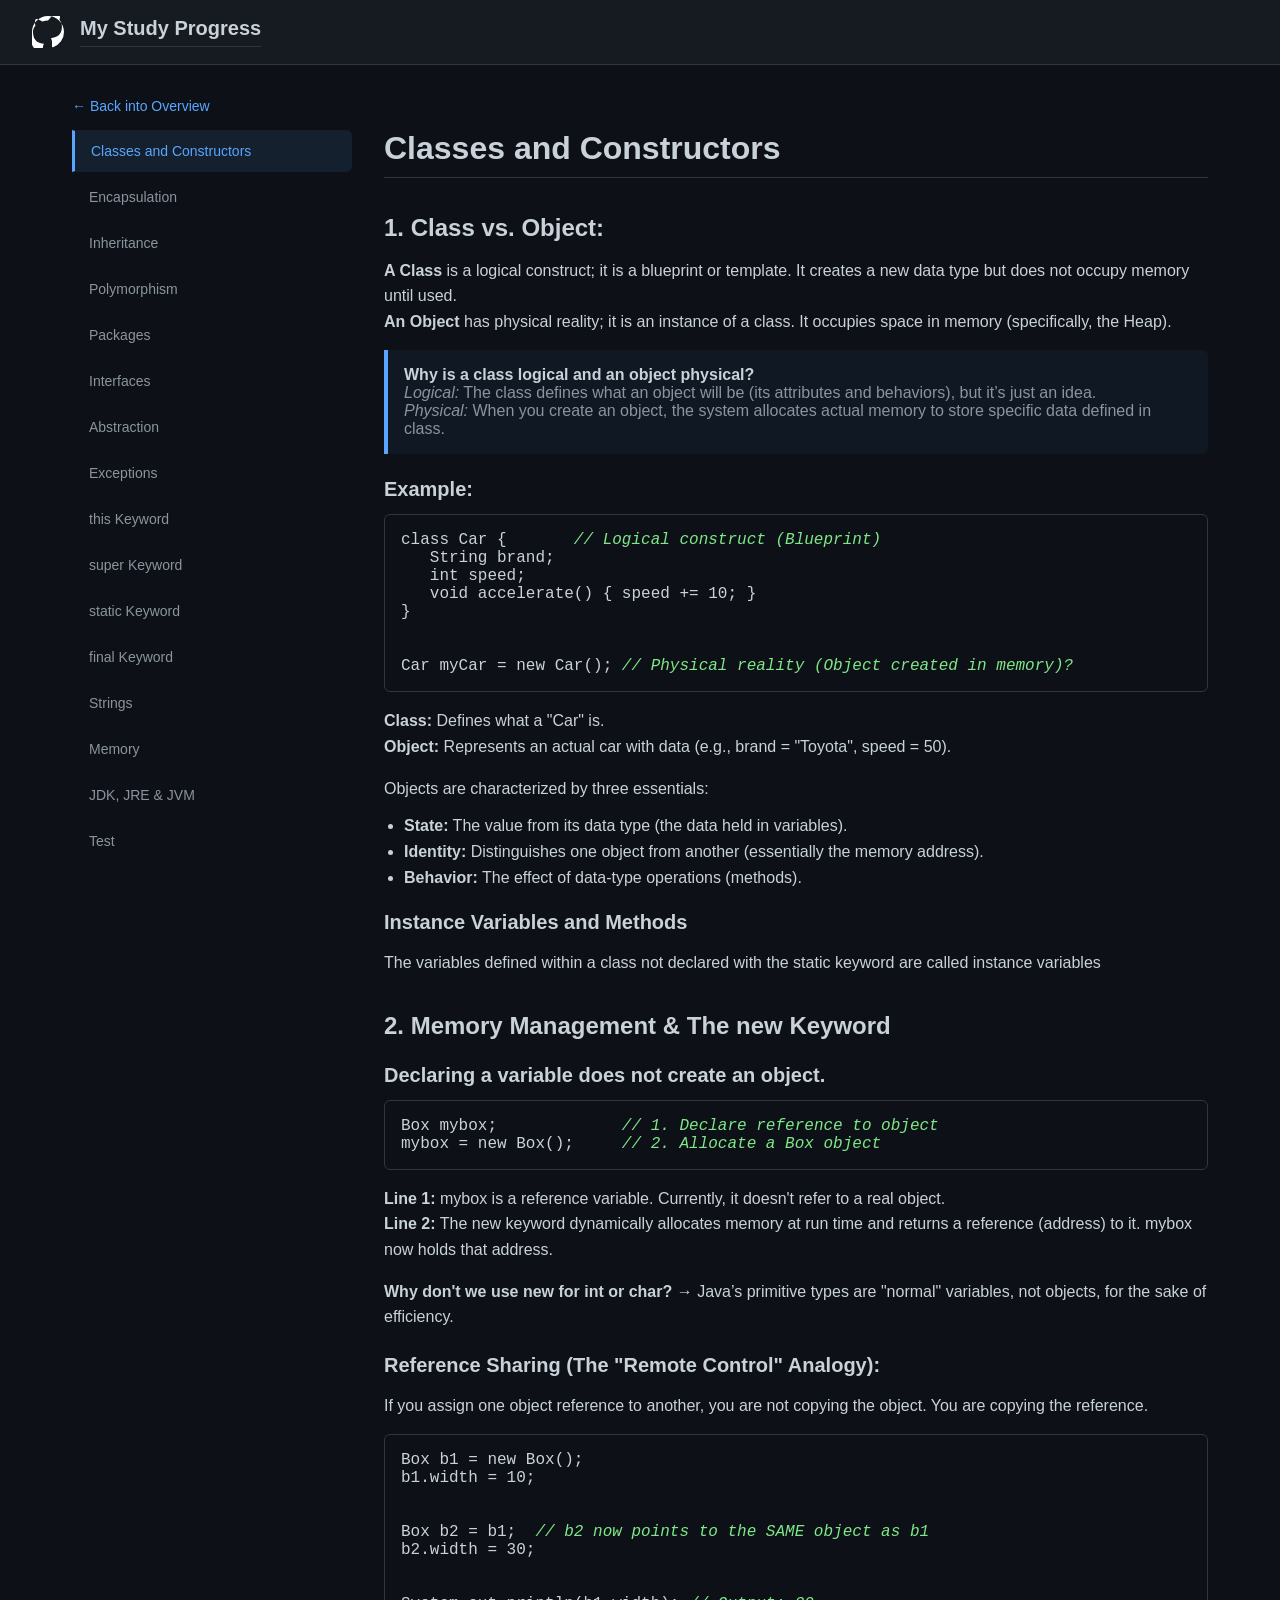
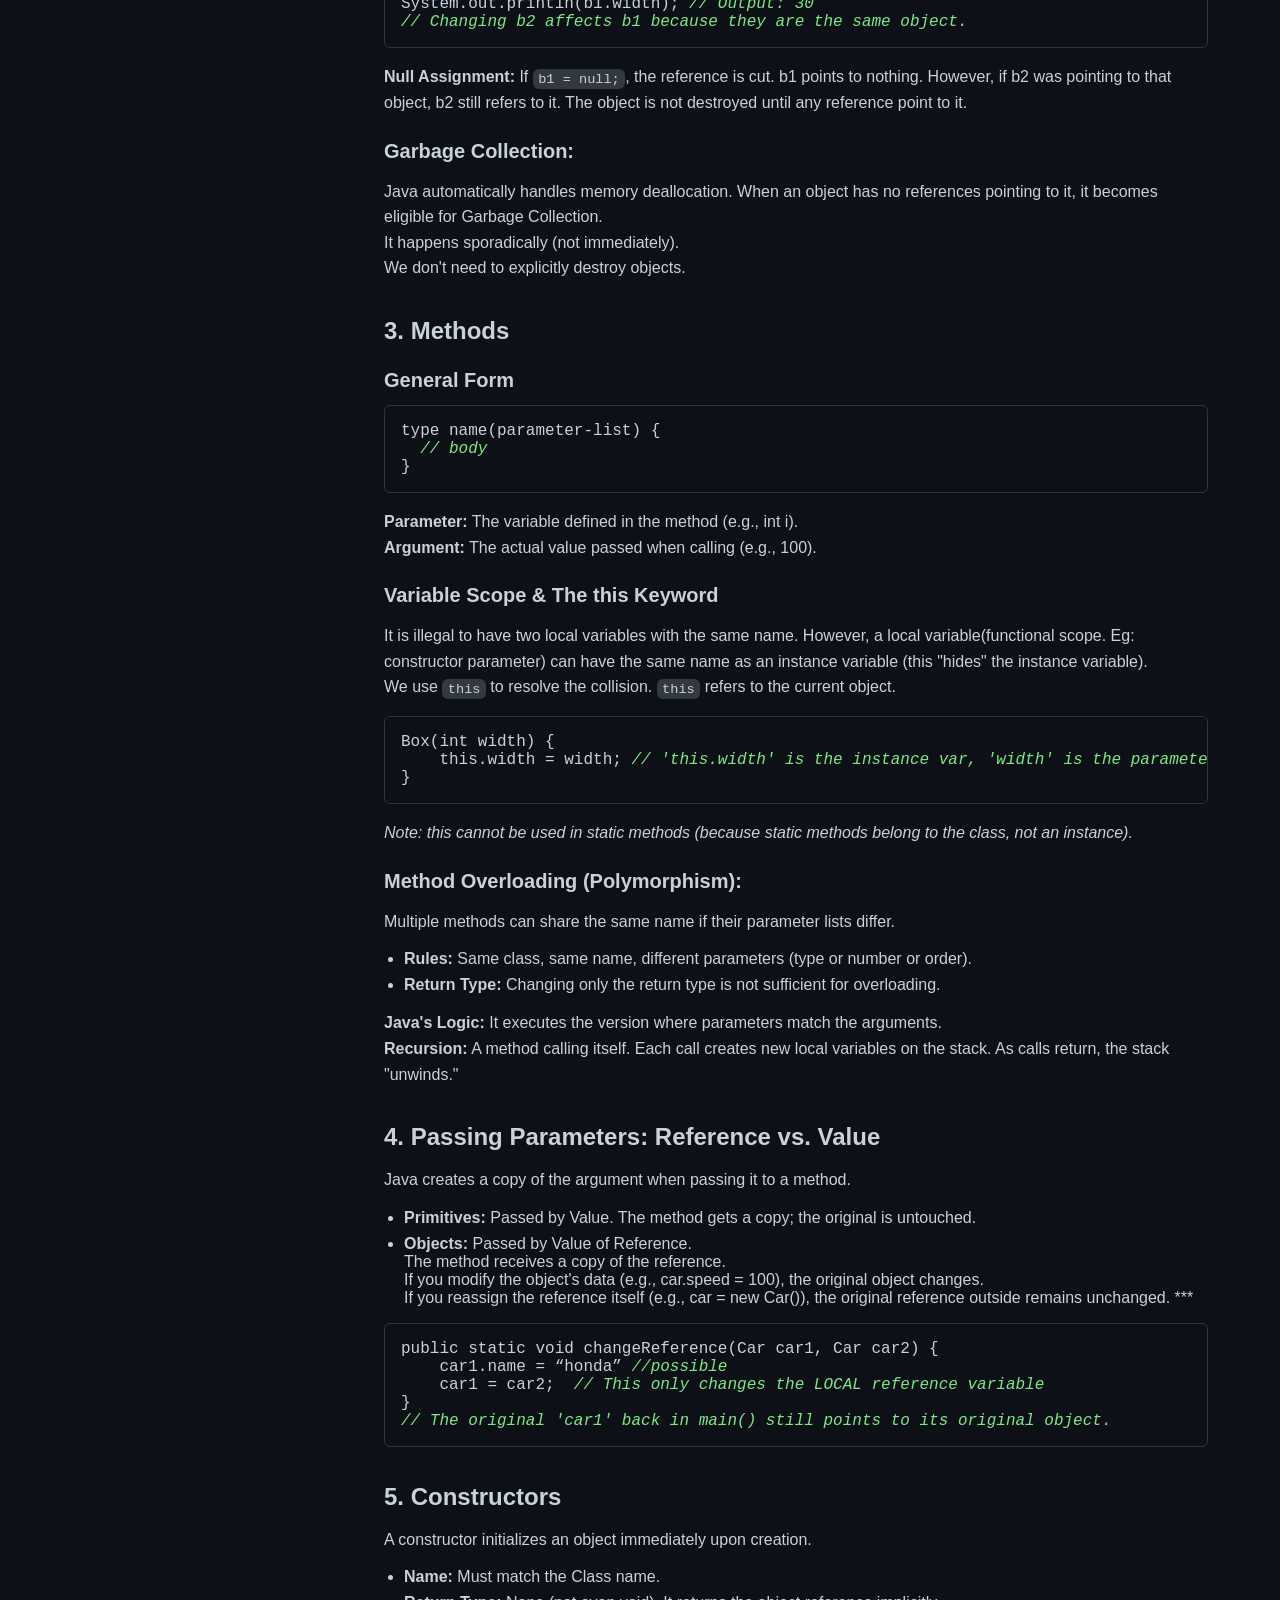
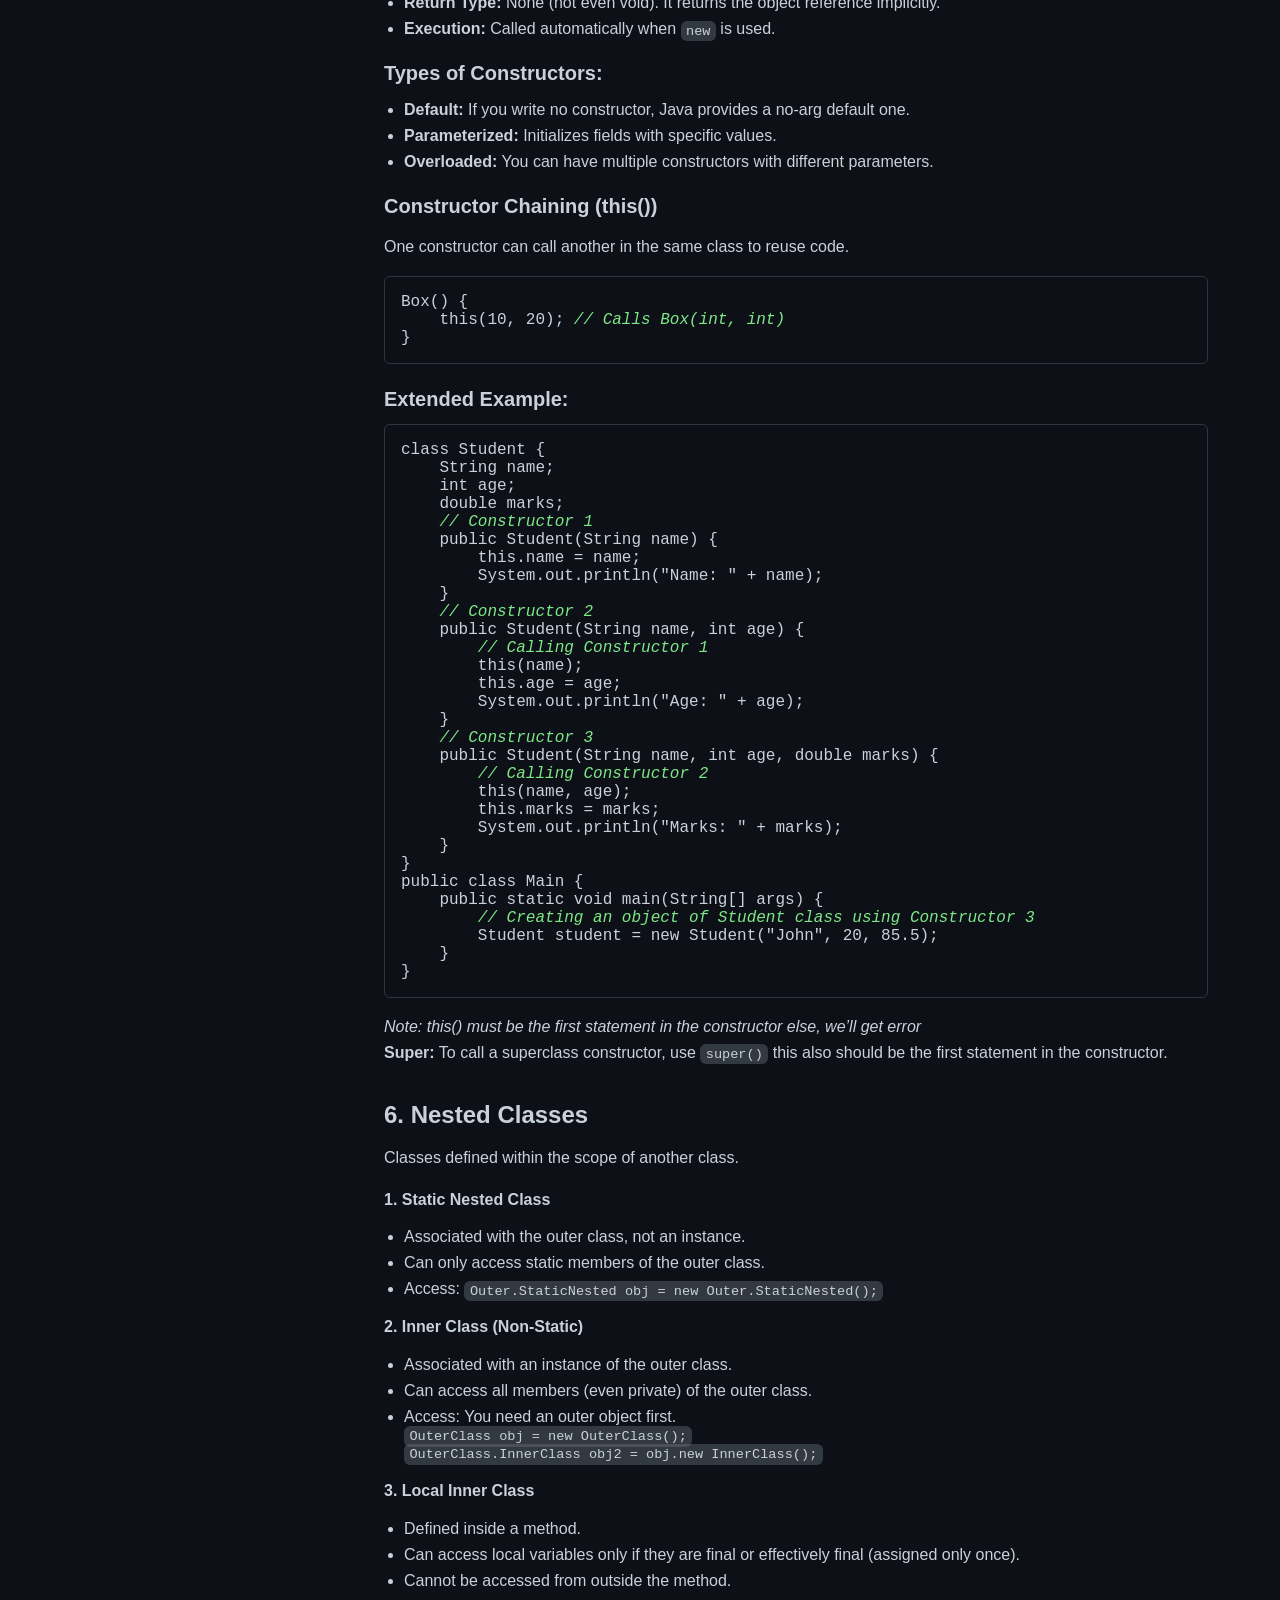
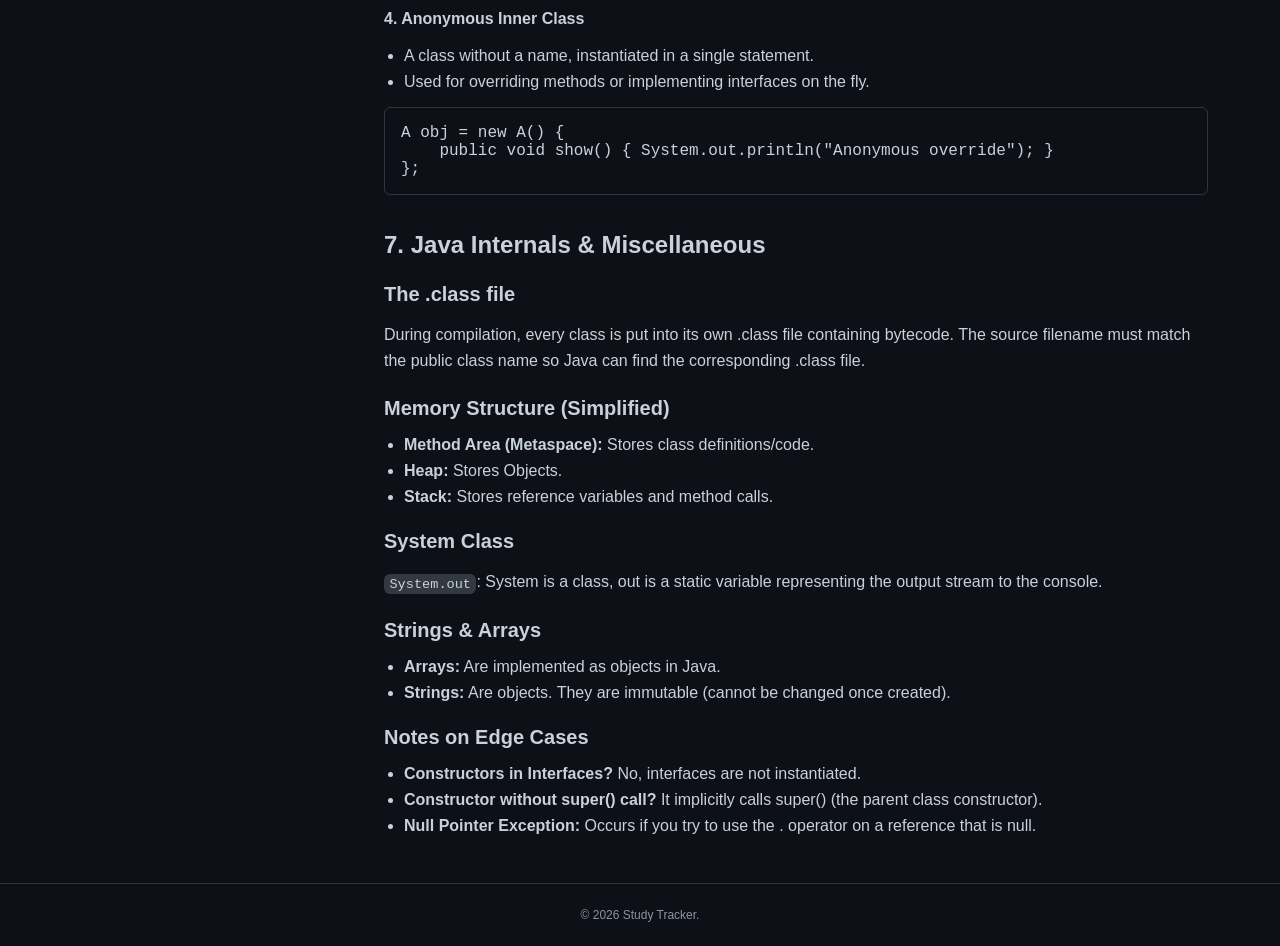
<file: oop.html>
<!DOCTYPE html>
<html lang="en">
  <head>
    <meta charset="UTF-8" />
    <meta name="viewport" content="width=device-width, initial-scale=1.0" />
    <title>OOP - Study Tracker</title>
    <link rel="stylesheet" href="style.css" />
  </head>
  <body>
    <header>
      <svg
        height="32"
        viewBox="0 0 16 16"
        version="1.1"
        width="32"
        aria-hidden="true"
        fill="white"
      >
        <path
          d="M8 0c4.42 0 8 3.58 8 8a8.013 8.013 0 0 1-5.45 7.59c-.4.08-.55-.17-.55-.38 0-.27.01-1.13.01-2.2 0-.75-.27-1.48-.55-1.94 2.7-.3 5.5-1.32 5.5-5.92 0-1.31-.46-2.38-1.23-3.26.12-.32.53-1.52-.12-3.26 0 0-1.01-.32-3.3 1.23A11.52 11.52 0 0 0 8 2.3c-1.01 0-2.01.14-2.85.41-2.29-1.55-3.3-1.23-3.3-1.23-.65 1.74-.24 2.94-.12 3.26-.77.88-1.23 1.95-1.23 3.26 0 4.58 2.8 5.62 5.5 5.92-.27.46-.55 1.17-.55 1.94 0 1.25.01 2.37.01 2.54 0 .21-.15.46-.55.38A8.013 8.013 0 0 1 0 8c0-4.42 3.58-8 8-8Z"
        ></path>
      </svg>
      <h1>My Study Progress</h1>
    </header>
    <div class="container">
      <a href="index.html" class="back-link">&larr; Back into Overview</a>

      <div class="split-layout">
        <!-- Sidebar -->
        <div class="sidebar">
          <button class="tab-btn active" onclick="openTab(event, 'classes')">
            Classes and Constructors
          </button>
          <button class="tab-btn" onclick="openTab(event, 'encapsulation')">
            Encapsulation
          </button>
          <button class="tab-btn" onclick="openTab(event, 'inheritance')">
            Inheritance
          </button>
          <button class="tab-btn" onclick="openTab(event, 'polymorphism')">
            Polymorphism
          </button>
          <button class="tab-btn" onclick="openTab(event, 'packages')">
            Packages
          </button>
          <button class="tab-btn" onclick="openTab(event, 'interfaces')">
            Interfaces
          </button>
          <button class="tab-btn" onclick="openTab(event, 'abstraction')">
            Abstraction
          </button>
          <button class="tab-btn" onclick="openTab(event, 'exceptions')">
            Exceptions
          </button>
          <button class="tab-btn" onclick="openTab(event, 'this')">
            this Keyword
          </button>
          <button class="tab-btn" onclick="openTab(event, 'super')">
            super Keyword
          </button>
          <button class="tab-btn" onclick="openTab(event, 'static')">
            static Keyword
          </button>
          <button class="tab-btn" onclick="openTab(event, 'final')">
            final Keyword
          </button>
          <button class="tab-btn" onclick="openTab(event, 'strings')">
            Strings
          </button>
          <button class="tab-btn" onclick="openTab(event, 'memory')">
            Memory
          </button>
          <button class="tab-btn" onclick="openTab(event, 'jdk')">
            JDK, JRE & JVM
          </button>
          <button class="tab-btn" onclick="openTab(event, 'test')">
            Test
          </button>
        </div>

        <!-- Content Area -->
        <div class="tab-content-container">
          <!-- Tab 1: Classes and Constructors -->
          <div id="classes" class="tab-content active">
            <h1 style="margin-top: 0">Classes and Constructors</h1>

            <h2>1. Class vs. Object:</h2>
            <p>
              <strong>A Class</strong> is a logical construct; it is a blueprint
              or template. It creates a new data type but does not occupy memory
              until used.<br />
              <strong>An Object</strong> has physical reality; it is an instance
              of a class. It occupies space in memory (specifically, the Heap).
            </p>
            <div class="note-block">
              <strong>Why is a class logical and an object physical?</strong
              ><br />
              <em>Logical:</em> The class defines what an object will be (its
              attributes and behaviors), but it’s just an idea.<br />
              <em>Physical:</em> When you create an object, the system allocates
              actual memory to store specific data defined in class.
            </div>

            <h3>Example:</h3>
            <pre><code class="language-java">class Car {       // Logical construct (Blueprint)
   String brand;
   int speed;
   void accelerate() { speed += 10; }
}


Car myCar = new Car(); // Physical reality (Object created in memory)?</code></pre>

            <p>
              <strong>Class:</strong> Defines what a "Car" is.<br />
              <strong>Object:</strong> Represents an actual car with data (e.g.,
              brand = "Toyota", speed = 50).
            </p>

            <p>Objects are characterized by three essentials:</p>
            <ul>
              <li>
                <strong>State:</strong> The value from its data type (the data
                held in variables).
              </li>
              <li>
                <strong>Identity:</strong> Distinguishes one object from another
                (essentially the memory address).
              </li>
              <li>
                <strong>Behavior:</strong> The effect of data-type operations
                (methods).
              </li>
            </ul>

            <h3>Instance Variables and Methods</h3>
            <p>
              The variables defined within a class not declared with the static
              keyword are called instance variables
            </p>

            <h2>2. Memory Management & The new Keyword</h2>
            <h3>Declaring a variable does not create an object.</h3>
            <pre><code class="language-java">Box mybox;             // 1. Declare reference to object
mybox = new Box();     // 2. Allocate a Box object</code></pre>
            <p>
              <strong>Line 1:</strong> mybox is a reference variable. Currently,
              it doesn't refer to a real object.<br />
              <strong>Line 2:</strong> The new keyword dynamically allocates
              memory at run time and returns a reference (address) to it. mybox
              now holds that address.
            </p>

            <p>
              <strong>Why don't we use new for int or char?</strong> → Java’s
              primitive types are "normal" variables, not objects, for the sake
              of efficiency.
            </p>

            <h3>Reference Sharing (The "Remote Control" Analogy):</h3>
            <p>
              If you assign one object reference to another, you are not copying
              the object. You are copying the reference.
            </p>
            <pre><code class="language-java">Box b1 = new Box();
b1.width = 10;


Box b2 = b1;  // b2 now points to the SAME object as b1
b2.width = 30;


System.out.println(b1.width); // Output: 30
// Changing b2 affects b1 because they are the same object.</code></pre>

            <p>
              <strong>Null Assignment:</strong> If <code>b1 = null;</code>, the
              reference is cut. b1 points to nothing. However, if b2 was
              pointing to that object, b2 still refers to it. The object is not
              destroyed until any reference point to it.
            </p>

            <h3>Garbage Collection:</h3>
            <p>
              Java automatically handles memory deallocation. When an object has
              no references pointing to it, it becomes eligible for Garbage
              Collection.<br />
              It happens sporadically (not immediately).<br />
              We don't need to explicitly destroy objects.
            </p>

            <h2>3. Methods</h2>
            <h3>General Form</h3>
            <pre><code class="language-java">type name(parameter-list) {
  // body
}</code></pre>
            <p>
              <strong>Parameter:</strong> The variable defined in the method
              (e.g., int i).<br />
              <strong>Argument:</strong> The actual value passed when calling
              (e.g., 100).
            </p>

            <h3>Variable Scope & The this Keyword</h3>
            <p>
              It is illegal to have two local variables with the same name.
              However, a local variable(functional scope. Eg: constructor
              parameter) can have the same name as an instance variable (this
              "hides" the instance variable).<br />
              We use <code>this</code> to resolve the collision.
              <code>this</code> refers to the current object.
            </p>
            <pre><code class="language-java">Box(int width) {
    this.width = width; // 'this.width' is the instance var, 'width' is the parameter
}</code></pre>
            <p>
              <em
                >Note: this cannot be used in static methods (because static
                methods belong to the class, not an instance).</em
              >
            </p>

            <h3>Method Overloading (Polymorphism):</h3>
            <p>
              Multiple methods can share the same name if their parameter lists
              differ.
            </p>
            <ul>
              <li>
                <strong>Rules:</strong> Same class, same name, different
                parameters (type or number or order).
              </li>
              <li>
                <strong>Return Type:</strong> Changing only the return type is
                not sufficient for overloading.
              </li>
            </ul>
            <p>
              <strong>Java's Logic:</strong> It executes the version where
              parameters match the arguments.<br />
              <strong>Recursion:</strong> A method calling itself. Each call
              creates new local variables on the stack. As calls return, the
              stack "unwinds."
            </p>

            <h2>4. Passing Parameters: Reference vs. Value</h2>
            <p>
              Java creates a copy of the argument when passing it to a method.
            </p>
            <ul>
              <li>
                <strong>Primitives:</strong> Passed by Value. The method gets a
                copy; the original is untouched.
              </li>
              <li>
                <strong>Objects:</strong> Passed by Value of Reference.<br />
                The method receives a copy of the reference.<br />
                If you modify the object's data (e.g., car.speed = 100), the
                original object changes.<br />
                If you reassign the reference itself (e.g., car = new Car()),
                the original reference outside remains unchanged. ***
              </li>
            </ul>
            <pre><code class="language-java">public static void changeReference(Car car1, Car car2) {
    car1.name = “honda” //possible
    car1 = car2;  // This only changes the LOCAL reference variable
}
// The original 'car1' back in main() still points to its original object.</code></pre>

            <h2>5. Constructors</h2>
            <p>
              A constructor initializes an object immediately upon creation.
            </p>
            <ul>
              <li><strong>Name:</strong> Must match the Class name.</li>
              <li>
                <strong>Return Type:</strong> None (not even void). It returns
                the object reference implicitly.
              </li>
              <li>
                <strong>Execution:</strong> Called automatically when
                <code>new</code> is used.
              </li>
            </ul>
            <h3>Types of Constructors:</h3>
            <ul>
              <li>
                <strong>Default:</strong> If you write no constructor, Java
                provides a no-arg default one.
              </li>
              <li>
                <strong>Parameterized:</strong> Initializes fields with specific
                values.
              </li>
              <li>
                <strong>Overloaded:</strong> You can have multiple constructors
                with different parameters.
              </li>
            </ul>

            <h3>Constructor Chaining (this())</h3>
            <p>
              One constructor can call another in the same class to reuse code.
            </p>
            <pre><code class="language-java">Box() {
    this(10, 20); // Calls Box(int, int)
}</code></pre>
            <h3>Extended Example:</h3>
            <pre><code class="language-java">class Student {
    String name;
    int age;
    double marks;
    // Constructor 1
    public Student(String name) {
        this.name = name;
        System.out.println("Name: " + name);
    }
    // Constructor 2
    public Student(String name, int age) {
        // Calling Constructor 1
        this(name);
        this.age = age;
        System.out.println("Age: " + age);
    }
    // Constructor 3
    public Student(String name, int age, double marks) {
        // Calling Constructor 2
        this(name, age);  
        this.marks = marks;
        System.out.println("Marks: " + marks);
    }
}
public class Main {
    public static void main(String[] args) {
        // Creating an object of Student class using Constructor 3
        Student student = new Student("John", 20, 85.5);
    }
}</code></pre>

            <p>
              <em
                >Note: this() must be the first statement in the constructor
                else, we’ll get error</em
              ><br />
              <strong>Super:</strong> To call a superclass constructor, use
              <code>super()</code> this also should be the first statement in
              the constructor.
            </p>

            <h2>6. Nested Classes</h2>
            <p>Classes defined within the scope of another class.</p>
            <p><strong>1. Static Nested Class</strong></p>
            <ul>
              <li>Associated with the outer class, not an instance.</li>
              <li>Can only access static members of the outer class.</li>
              <li>
                Access:
                <code>Outer.StaticNested obj = new Outer.StaticNested();</code>
              </li>
            </ul>

            <p><strong>2. Inner Class (Non-Static)</strong></p>
            <ul>
              <li>Associated with an instance of the outer class.</li>
              <li>Can access all members (even private) of the outer class.</li>
              <li>
                Access: You need an outer object first.<br />
                <code>OuterClass obj = new OuterClass();</code><br />
                <code>OuterClass.InnerClass obj2 = obj.new InnerClass();</code>
              </li>
            </ul>

            <p><strong>3. Local Inner Class</strong></p>
            <ul>
              <li>Defined inside a method.</li>
              <li>
                Can access local variables only if they are final or effectively
                final (assigned only once).
              </li>
              <li>Cannot be accessed from outside the method.</li>
            </ul>

            <p><strong>4. Anonymous Inner Class</strong></p>
            <ul>
              <li>
                A class without a name, instantiated in a single statement.
              </li>
              <li>
                Used for overriding methods or implementing interfaces on the
                fly.
              </li>
            </ul>
            <pre><code class="language-java">A obj = new A() {
    public void show() { System.out.println("Anonymous override"); }
};</code></pre>

            <h2>7. Java Internals & Miscellaneous</h2>
            <h3>The .class file</h3>
            <p>
              During compilation, every class is put into its own .class file
              containing bytecode. The source filename must match the public
              class name so Java can find the corresponding .class file.
            </p>

            <h3>Memory Structure (Simplified)</h3>
            <ul>
              <li>
                <strong>Method Area (Metaspace):</strong> Stores class
                definitions/code.
              </li>
              <li><strong>Heap:</strong> Stores Objects.</li>
              <li>
                <strong>Stack:</strong> Stores reference variables and method
                calls.
              </li>
            </ul>

            <h3>System Class</h3>
            <p>
              <code>System.out</code>: System is a class, out is a static
              variable representing the output stream to the console.
            </p>

            <h3>Strings & Arrays</h3>
            <ul>
              <li>
                <strong>Arrays:</strong> Are implemented as objects in Java.
              </li>
              <li>
                <strong>Strings:</strong> Are objects. They are immutable
                (cannot be changed once created).
              </li>
            </ul>

            <h3>Notes on Edge Cases</h3>
            <ul>
              <li>
                <strong>Constructors in Interfaces?</strong> No, interfaces are
                not instantiated.
              </li>
              <li>
                <strong>Constructor without super() call?</strong> It implicitly
                calls super() (the parent class constructor).
              </li>
              <li>
                <strong>Null Pointer Exception:</strong> Occurs if you try to
                use the . operator on a reference that is null.
              </li>
            </ul>
          </div>

          <!-- Tab 2: Encapsulation -->
          <div id="encapsulation" class="tab-content">
            <h1 style="margin-top: 0">Encapsulation 💊</h1>
            <div class="note-block">
              <strong>Definition:</strong> Encapsulation is the process of
              wrapping up data (variables) and methods (functions) into a single
              unit—usually a class—and controlling access to them.
            </div>
            <p>
              <strong>The Analogy:</strong> Think of it like a medical capsule.
              The medicine (data) is wrapped inside a container so it’s kept
              together and safe from outside interference.<br />
              <strong>Key Goal:</strong> Data Hiding & Security.
            </p>

            <h2>How We Achieve Encapsulation</h2>
            <p>The basis is the Class, but specific techniques enforce it:</p>

            <h3>1. Data Hiding & Access Control 🔒</h3>
            <ul>
              <li>
                <strong>Private Variables:</strong> Make variables private so
                they cannot be accessed directly from outside.
              </li>
              <li>
                <strong>Getters & Setters:</strong> Provide public methods to
                view or modify data. Inside these, you can add validation logic.
              </li>
            </ul>

            <h3>2. Logical Grouping</h3>
            <ul>
              <li>
                <strong>Static Nested Classes:</strong> Group related
                functionality.
              </li>
              <li>
                <strong>Packages:</strong> Provide modularity and organization.
              </li>
            </ul>

            <h2>Encapsulation vs. Abstraction 🎭</h2>
            <table>
              <thead>
                <tr>
                  <th style="text-align: left">Feature</th>
                  <th style="text-align: left">Encapsulation</th>
                  <th style="text-align: left">Abstraction</th>
                </tr>
              </thead>
              <tbody>
                <tr>
                  <td><strong>Focus</strong></td>
                  <td>Implementation Level (How it works internally)</td>
                  <td>Design Level (What user sees)</td>
                </tr>
                <tr>
                  <td><strong>Goal</strong></td>
                  <td>Security: Protecting data</td>
                  <td>Simplicity: Hiding complexity</td>
                </tr>
              </tbody>
            </table>

            <div class="note-block">
              <strong>🧠 Check Your Understanding</strong><br />
              Scenario: Adding a "fingerprint scanner" to start a car so only
              you can start it.<br />
              <em>Question:</em> Encapsulation or Abstraction?<br />
              <em>Answer:</em> <strong>Encapsulation.</strong> You are
              restricting access to the internal function (starting engine) for
              security.
            </div>
          </div>

          <!-- Tab 3: Inheritance -->
          <div id="inheritance" class="tab-content">
            <h1 style="margin-top: 0">Inheritance</h1>
            <div class="note-block">
              <strong>NOTE:</strong> Polymorphism does not apply to instance
              variables.
            </div>

            <h2>What is inheritance in Java?</h2>
            <p>
              Inheritance is the process by which one class derives properties
              and methods from another to reduce redundancy.<br />
              <strong>Keyword:</strong> <code>extends</code>.<br />
              <strong>Relationship:</strong> "IS-A" (e.g., A Car is a Vehicle).
            </p>

            <h3>Types of Inheritance</h3>
            <ul>
              <li><strong>Single Inheritance:</strong> Class A → Class B.</li>
              <li>
                <strong>Multilevel Inheritance:</strong> Class A → Class B →
                Class C.
              </li>
              <li>
                <strong>Hierarchical Inheritance:</strong> One parent, multiple
                children.
              </li>
              <li>
                <em>Multiple Inheritance:</em> Not supported with classes in
                Java to avoid ambiguity.
              </li>
            </ul>

            <h2>The super Keyword</h2>
            <p>Refers to the immediate parent class.</p>
            <h3>A. Calling the Parent Constructor</h3>
            <p><code>super(arguments);</code></p>
            <p>
              <strong>Crucial Rule:</strong> <code>super()</code> must be the
              very first statement in the child class’s constructor. If not
              explicit, Java calls default <code>super()</code> implicitly.
            </p>

            <h3>B. Accessing Parent Members</h3>
            <p>
              <code>super.variableName</code> or
              <code>super.methodName()</code>. Used when shadowing/overriding
              occurs.
            </p>

            <h3>Code Example (Multilevel Inheritance)</h3>
            <pre><code class="language-java">// 1. The Base Class
class Box {
   double l, h, w;
   Box(double l, double h, double w) {
       this.l = l; this.h = h; this.w = w;
   }
}

// 2. The Child Class
class BoxWeight extends Box {
   double weight;
   public BoxWeight(double l, double h, double w, double weight) {
       super(l, h, w); // Must initialize parent values first!
       this.weight = weight;
   }
}

// 3. The Grandchild Class
class BoxPrice extends BoxWeight {
   double cost;
   public BoxPrice(double l, double h, double w, double weight, double cost) {
       super(l, h, w, weight);
       this.cost = cost;
   }
}</code></pre>

            <h3>Important Rules & "Gotchas"</h3>
            <ul>
              <li>
                <strong>Private Members:</strong> Not inherited directly.
                Accessible via public getters.
              </li>
              <li>
                <strong>Static Methods:</strong> Inherited but cannot be
                overridden (Method Hiding).
              </li>
              <li>
                <strong>The Object Class:</strong> The root of Java class
                hierarchy.
              </li>
              <li>
                <strong>Constructor Order:</strong> Parent → Child → Grandchild.
              </li>
              <li>
                <strong>Inlining with Final Methods:</strong> Compiler
                optimization replacing method calls with code. Only possible
                with <code>final</code> methods as they cannot be overridden.
              </li>
            </ul>
          </div>

          <!-- Tab 4: Polymorphism (Placeholder) -->
          <div id="polymorphism" class="tab-content">
            <h1 style="margin-top: 0">Polymorphism</h1>
            <p>
              <strong>Polymorphism</strong> – The ability of an entity (method
              or object) to take multiple forms.
            </p>
            <p>
              A common phrase used to describe this is:
              <em>"One interface, multiple methods."</em>
            </p>
            <p>
              It reduces complexity by allowing us to use the same interface to
              perform different actions depending on the situation.
            </p>

            <h2>Types of Polymorphism:</h2>
            <h3>A. Compile-time Polymorphism (Static Binding/Polymorphism)</h3>
            <p>
              This is achieved via <strong>Method Overloading</strong>. The
              compiler decides which method to call during compilation based on
              the arguments passed.
            </p>
            <h4>Rules for Method Overloading:</h4>
            <ul>
              <li>Must be in the same class.</li>
              <li>Method names must be the same.</li>
              <li>
                Parameter lists must be different (number of parameters or their
                types or their order).
              </li>
            </ul>
            <p>
              <em
                >Note: Changing only the return type is not sufficient to
                overload a method.</em
              >
            </p>

            <p>
              <strong>Automatic Type Conversion (Promotion):</strong> Java uses
              automatic type conversion in overload resolution if no exact match
              is found (when called with <code>new constructor()</code>) for
              method parameters.
            </p>
            <div class="note-block">
              <strong>Allowed promotion:</strong><br />
              byte &rarr; short &rarr; int &rarr; long &rarr; float &rarr;
              double
            </div>
            <p>
              <strong>Example:</strong> Overloaded Constructors, Functions
              (e.g., <code>Box()</code> and <code>Box(double side)</code>). Java
              picks the correct one based on whether you pass an argument when
              using <code>new</code>.
            </p>

            <h3>B. Runtime Polymorphism (Dynamic Binding)</h3>
            <p>
              This is achieved via <strong>Method Overriding</strong>. The
              decision of which method to run is made at runtime based on the
              actual object, not the reference variable.
            </p>
            <h4>Rules for Method Overriding:</h4>
            <ul>
              <li>
                Superclass Variable Referencing Subclass Object (dynamic method
                dispatch).
              </li>
              <li>
                Method signature (name + parameters) must be exactly the same.
              </li>
              <li>
                The version in the child class "hides" or replaces the version
                in the parent class.
              </li>
            </ul>

            <div class="note-block">
              <strong>Main Concept:</strong>
              <code>Car car = new Lamborghini();</code><br />
              - Methods come from the
              <strong>Subclass</strong> (Lamborghini).<br />
              - Variables come from the <strong>Reference</strong> (Car).
            </div>

            <h3>Dynamic Method Dispatch (Runtime Polymorphism):</h3>
            <p>
              This is the mechanism Java uses to resolve calls to overridden
              methods at runtime rather than compile time.
            </p>
            <ul>
              <li>
                <strong>Reference Type:</strong> Determines
                <em>what methods can be accessed</em>. (If the method isn't in
                the Parent class, you can't call it).
              </li>
              <li>
                <strong>Object Type:</strong> Determines
                <em>which implementation runs</em>. (If the Child overrides it,
                the Child's version runs).
              </li>
            </ul>

            <h2>Upcasting and Downcasting</h2>
            <table>
              <thead>
                <tr>
                  <th style="text-align: left">Aspect</th>
                  <th style="text-align: left">Upcasting (Widening)</th>
                  <th style="text-align: left">Downcasting (Narrowing)</th>
                </tr>
              </thead>
              <tbody>
                <tr>
                  <td><strong>Definition</strong></td>
                  <td>Converts subclass to superclass.</td>
                  <td>Converts superclass to subclass.</td>
                </tr>
                <tr>
                  <td><strong>Explicit/Implicit</strong></td>
                  <td>Implicit (No cast required).</td>
                  <td>Explicit (Cast required).</td>
                </tr>
                <tr>
                  <td><strong>Safety</strong></td>
                  <td>Safe, always valid.</td>
                  <td>
                    Unsafe, may throw <code>ClassCastException</code>. Always
                    check with <code>instanceof</code> first!
                  </td>
                </tr>
                <tr>
                  <td><strong>Purpose</strong></td>
                  <td>Used for polymorphism.</td>
                  <td>Used to access subclass-specific methods.</td>
                </tr>
                <tr>
                  <td><strong>Example</strong></td>
                  <td><code>Animal a = new Dog();</code></td>
                  <td><code>Dog d = (Dog) a;</code></td>
                </tr>
              </tbody>
            </table>

            <h2>Comprehensive Code Example: Animals</h2>
            <p>
              This example demonstrates <code>super()</code>, Upcasting,
              Downcasting, and Polymorphism all in one.
            </p>
            <pre><code class="language-java">class Animal {
   String type;
   Animal() {
       type = "Unknown Animal";
       System.out.println("Animal constructor called.");
   }
   void eat() {
       System.out.println(type + " is eating.");
   }
   void sound() {
       System.out.println("Animal makes a sound");
   }
}

class Dog extends Animal {
   int legs;
   Dog() {
       super(); // Implicitly calls Animal constructor(not mandatory, defaults call auto)
       legs = 4;
       type = "Dog";
       System.out.println("Dog constructor called.");
   }

   @Override //just check if overridden (will show error if not)
   void sound() {
       System.out.println("Dog barks");
   }

   // Specific to Dog
   void bark() {
       System.out.println("The dog barks.");
   }
}

class Cat extends Animal {
   int lives;

   Cat() {
       super();
       lives = 9;
       type = "Cat";
       System.out.println("Cat constructor called.");
   }

   @Override
   void sound() {
       System.out.println("Cat meows");
   }

   // Specific to Cat
   void meow() {
       System.out.println("The cat meows.");
   }
}

public class Main {
   public static void main(String[] args) {
       // --- 1. Polymorphism & Upcasting ---
       // We use the Superclass reference (Animal) for different Subclass objects
       Animal myAnimal = new Dog();
       myAnimal.sound(); // Output: Dog barks (Dynamic Method Dispatch)
       
       // Variable access (shows variable hiding)
       System.out.println(myAnimal.type); //Unknown Animal

       myAnimal = new Cat();
       myAnimal.sound(); // Output: Cat meows (Flexibility!)

       // --- 2. The Limitation ---
       // myAnimal.meow(); // ERROR: The 'Animal' reference doesn't know about 'meow()'

       // --- 3. Downcasting to access specific methods ---
       if (myAnimal instanceof Cat) {
           Cat myCat = (Cat) myAnimal; // Explicit casting
           myCat.meow(); // Output: The cat meows.
           System.out.println(myCat.type); // Cat
       }
   }
}</code></pre>

            <h3>Output:</h3>
            <pre><code>Animal constructor called.
Dog constructor called.
Dog barks
Unknown Animal
Animal constructor called.
Cat constructor called.
Cat meows
The cat meows.
Cat</code></pre>

            <p>
              <strong>Flexibility:</strong> You can assign different subclass
              objects (e.g., Dog, Cat) to the same Animal reference, allowing
              for code generalization.
            </p>

            <h2>Early vs. Late Binding</h2>
            <ul>
              <li>
                <strong>Early Binding (Static Binding):</strong><br />
                Method calls are resolved at compile-time. Used with private,
                final, and static methods.
              </li>
              <li>
                <strong>Late Binding (Dynamic Binding):</strong><br />
                Method calls are resolved at runtime based on the object type.
                Occurs with overridden methods, enabling runtime polymorphism.
              </li>
            </ul>
            <p>
              <em
                >Binding = deciding which method’s code will be executed when a
                method is called.</em
              >
            </p>

            <h2>Inheritance vs. Polymorphism</h2>
            <table>
              <thead>
                <tr>
                  <th style="text-align: left">Feature</th>
                  <th style="text-align: left">Inheritance</th>
                  <th style="text-align: left">Polymorphism</th>
                </tr>
              </thead>
              <tbody>
                <tr>
                  <td><strong>Focus</strong></td>
                  <td>"Is-a" relationship (Structure)</td>
                  <td>Flexibility (Behavior)</td>
                </tr>
                <tr>
                  <td><strong>Definition</strong></td>
                  <td>Subclass acquires properties of Superclass.</td>
                  <td>Objects take multiple forms.</td>
                </tr>
                <tr>
                  <td><strong>Mechanism</strong></td>
                  <td><code>extends</code> keyword.</td>
                  <td>Method Overloading / Overriding.</td>
                </tr>
                <tr>
                  <td><strong>Timing</strong></td>
                  <td>Static (Compile-time structure).</td>
                  <td>Dynamic (Runtime behavior).</td>
                </tr>
                <tr>
                  <td><strong>Relationship</strong></td>
                  <td>Inheritance enables Polymorphism.</td>
                  <td>Polymorphism uses Inheritance.</td>
                </tr>
              </tbody>
            </table>

            <h2>Can Static Methods be Overridden? No.</h2>
            <p>Static methods belong to the class, not the object.</p>
            <p>
              If you define a static method with the same name in a subclass, it
              is called <strong>Method Hiding</strong>, not overriding.
            </p>
            <p>
              The compiler decides which static method to call based on the
              <em>reference type</em> (Compile-time polymorphism), not the
              actual object.
            </p>

            <h2>Abstract Classes & Interfaces</h2>
            <ul>
              <li>
                <strong>Abstract Classes:</strong> Cannot be instantiated, but
                their reference variables can hold subclass objects (e.g.,
                <code>Animal a = new Dog()</code>).
              </li>
              <li>
                <strong>Interfaces:</strong> Pure blueprints. They specify what
                a class must do, not how. They are the ultimate way to achieve
                "One interface, multiple methods."
              </li>
            </ul>

            <h2>Summary Checklist</h2>
            <ul style="list-style-type: none; padding-left: 0">
              <li>
                <input type="checkbox" checked disabled />
                <strong>Overloading:</strong> Same method name, different params
                (Compile-time).
              </li>
              <li>
                <input type="checkbox" checked disabled />
                <strong>Overriding:</strong> Same method signature in Child
                class (Runtime).
              </li>
              <li>
                <input type="checkbox" checked disabled />
                <strong>Dynamic Dispatch:</strong> Java runs the method based on
                the actual object, not the variable type.
              </li>
              <li>
                <input type="checkbox" checked disabled />
                <strong>Upcasting:</strong> Safe, used for generalization (<code
                  >Animal a = new Dog()</code
                >).
              </li>
              <li>
                <input type="checkbox" checked disabled />
                <strong>Downcasting:</strong> Risky, used to access
                child-specific methods (<code>Dog d = (Dog) a</code>).
              </li>
            </ul>
          </div>
        </div>

          <!-- Tab 5: Packages -->
          <div id="packages" class="tab-content">
            <h1 style="margin-top: 0">Java Packages & Access Modifiers</h1>

            <h2>1. What is a Package?</h2>
            <p>A <strong>package</strong> is essentially a container for classes. It serves two main purposes:</p>
            <ul>
                <li><strong>Organization:</strong> It groups related classes together (modularity).</li>
                <li><strong>Namespace Management:</strong> It prevents naming conflicts.</li>
            </ul>
            <p>
                Think of packages like folders on your computer.<br>
                You might have a file named <code>Resume.docx</code> in your "Work" folder and another <code>Resume.docx</code> in your "Personal" folder.<br>
                Because they are in different folders (packages), they don't conflict with each other.
            </p>
            <div class="note-block">
                <strong>Why do we need them?</strong><br>
                If you create a class named <code>List</code>, it would normally conflict with Java’s built-in <code>java.util.List</code>. By putting your class inside your own package (e.g., <code>mypackage.List</code>), you avoid this collision.
            </div>

            <h2>2. Creating and Storing Packages</h2>
            <h3>The Rules</h3>
            <ul>
                <li><strong>First Line:</strong> The <code>package</code> statement must be the very first line of code in your Java file.</li>
                <li><strong>One Package:</strong> A class can belong to only one package.</li>
                <li><strong>File System Mapping:</strong> The package structure must match your directory structure exactly.</li>
            </ul>

            <h3>Code vs. Folder Structure</h3>
            <p>If you declare a package hierarchy, your folders must match it.</p>
            <p><strong>Code:</strong></p>
            <pre><code class="language-java">package java.awt.image;</code></pre>
            <p><strong>Required Folder Structure (Windows example):</strong></p>
            <pre><code>.../java/awt/image/</code></pre>
            <p><em>Note: You cannot rename a package simply by changing the code. You must also rename the actual directory where the .class files are stored.</em></p>

            <h2>3. Importing Packages</h2>
            <p>To use classes from another package, you must import them.</p>
            <h3>Syntax:</h3>
            <pre><code class="language-java">import pkg1.pkg2.ClassName; // Imports a specific class
import pkg1.pkg2.*;         // Imports ALL classes in that package</code></pre>
            <h3>Key Details:</h3>
            <ul>
                <li><strong>The Default Import:</strong> The <code>java.lang</code> package (containing String, Math, System) is imported automatically. You never need to manually import it.</li>
                <li><strong>Wildcards (*):</strong> Using <code>import java.util.*</code> imports all classes in that package. It might slightly increase compilation time, but it does not affect runtime performance.</li>
                <li><strong>Name Conflicts:</strong> If you import two packages that both have a class named <code>Date</code> (e.g., <code>java.util</code> and <code>java.sql</code>), you must use the fully qualified name to tell Java which one you mean: <br><code>java.util.Date myDate = new java.util.Date();</code></li>
            </ul>

            <h2>4. How Java Finds Packages (Runtime)</h2>
            <p>When you run a program, how does Java know where to look for these packages? It searches in this order:</p>
            <ol>
                <li><strong>Current Directory:</strong> By default, Java looks in the folder you are currently running from.</li>
                <li><strong>CLASSPATH Variable:</strong> You can set an environment variable on your computer called <code>CLASSPATH</code> to tell Java where your libraries are stored.</li>
                <li><strong>Command Line (-classpath):</strong> You can explicitly tell Java where to look when running a command: <br><code>java -classpath C:\MyPrograms\Java mypackage.MyClass</code></li>
            </ol>

            <h2>5. Visibility & Access Modifiers</h2>
            <p>This is the most critical part of package logic. Packages act as a security wall.</p>
            <h3>The 4 Access Levels</h3>
            <ul>
                <li><strong>private:</strong> Visible only within the same class. (Most restrictive)</li>
                <li><strong>default (no modifier):</strong> Visible to any class in the same package.</li>
                <li><strong>protected:</strong> Visible to the same package AND subclasses in other packages.</li>
                <li><strong>public:</strong> Visible everywhere. (Least restrictive)</li>
            </ul>
            <p><code>private</code> &lt; <code>default (same package)</code> &lt; <code>protected (inherited in any package)</code> &lt; <code>public (any)</code></p>

            <h3>Code Scenarios</h3>
            <p>Here is how the visibility rules work in practice.</p>

            <h4>Scenario A: The Parent Class (The Source)</h4>
            <pre><code class="language-java">package mypackage;
public class Parent {
    private int privateVar = 1;
    int defaultVar = 2;          // No modifier
    protected int protectedVar = 3;
    public int publicVar = 4;

    public void testAccess() {
        System.out.println(privateVar);  //  OK: Same Class
        System.out.println(defaultVar);     // OK: Same package
        System.out.println(protectedVar);   // OK: Same package
        System.out.println(publicVar);      // OK: Public
    }
}</code></pre>

            <h4>Scenario B: Same Package (Subclass)</h4>
            <p>File: <code>mypackage/Child.java</code></p>
            <pre><code class="language-java">package mypackage;
public class Child extends Parent {
    public void testAccess() {
        // System.out.println(privateVar);  // ERROR: Private is hidden
        System.out.println(defaultVar);     // OK: Same package
        System.out.println(protectedVar);   // OK: Same package
        System.out.println(publicVar);      // OK: Public
    }
}</code></pre>

            <h4>Scenario C: Different Package (Subclass)</h4>
            <p>File: <code>otherpackage/DifferentPackageChild.java</code></p>
            <pre><code class="language-java">package otherpackage;
import mypackage.Parent;

public class DifferentPackageChild extends Parent {
    public void testAccess() {
        // System.out.println(privateVar);  // ERROR
        // System.out.println(defaultVar);  // ERROR: Default is package-private
        System.out.println(protectedVar);   // OK: Accessible via inheritance
        System.out.println(publicVar);      // OK
    }
}</code></pre>

            <h4>Scenario D: Different Package (Non-Subclass)</h4>
            <p>File: <code>otherpackage/Stranger.java</code></p>
            <pre><code class="language-java">package otherpackage;
import mypackage.Parent;

public class Stranger {
    public void testAccess() {
        Parent p = new Parent();
        // System.out.println(p.privateVar);   // ERROR
        // System.out.println(p.defaultVar);   // ERROR
        // System.out.println(p.protectedVar); // ERROR: Not a subclass
        System.out.println(p.publicVar);       // OK
    }
}</code></pre>

            <h2>6. Important "Gotchas"</h2>
            <ul>
                <li><strong>The Default Package:</strong> If you don't write <code>package mypack;</code>, your class goes into the "default package." Limitation: Classes in the default package cannot be imported by classes in other packages. Always use a package!</li>
                <li><strong>Interfaces:</strong> Interfaces can also be public or package-private (default). If an interface is not public, it cannot be implemented by classes outside its package.</li>
            </ul>

            <h2>7. Self-Check: Interview Q&A</h2>
            <div class="faq-block">
                <p><strong>Q1: What happens if two imported packages have classes with the same name?</strong><br>
                A: The compiler will be silent until you actually try to use the class. Then, you must use the fully qualified name (e.g., <code>java.sql.Date</code>) to resolve the ambiguity.</p>

                <p><strong>Q2: Does importing packages.* slow down my program?</strong><br>
                A: It may slow down compilation slightly, but it has zero effect on runtime performance.</p>

                <p><strong>Q3: Can a class be part of multiple packages?</strong><br>
                A: No. A class can belong to only one package.</p>

                <p><strong>Q4: What is the -d option in the compiler?</strong><br>
                A: It stands for "destination." When you run <code>javac -d . MyClass.java</code>, it tells the compiler to automatically create the folder structure (directories) that matches your package name.</p>

                <p><strong>Q5: Can I access a protected variable from a non-subclass in a different package?</strong><br>
                A: No. <code>protected</code> allows access only to classes in the same package or subclasses (inheritance) in other packages.</p>
            </div>

            <h2>8. Practical Example: Handling Name Conflicts</h2>
            <p>This example demonstrates how to use fully qualified names when two packages contain classes with the same name.</p>

            <h3>File: <code>package1/A.java</code></h3>
            <pre><code class="language-java">package package1;

public class A {
    public void show() {
        System.out.println("Hello from package1.A");
    }
}</code></pre>

            <h3>File: <code>package2/A.java</code></h3>
            <pre><code class="language-java">package package2;

public class A {
    public void show() {
        System.out.println("Hello from package2.A");
    }
}</code></pre>

            <h3>File: <code>Test.java</code> (Main Class)</h3>
            <pre><code class="language-java">// We cannot import both package1.A and package2.A at the same time
// because they have the same class name 'A'.
// import package1.A;
// import package2.A; // This would cause a compile-time error

public class Test {
    public static void main(String[] args) {
        // Using fully qualified names to avoid ambiguity
        System.out.println("Creating object of package1.A:");
        package1.A obj1 = new package1.A();
        obj1.show();

        System.out.println("\nCreating object of package2.A:");
        package2.A obj2 = new package2.A();
        obj2.show();
    }
}</code></pre>

            <h3>Output:</h3>
            <pre><code>Creating object of package1.A:
Hello from package1.A

Creating object of package2.A:
Hello from package2.A</code></pre>
          </div>

          <!-- Tab 6: Interfaces -->
          <div id="interfaces" class="tab-content">
            <h1 style="margin-top: 0">Interfaces</h1>

            <h2>1. What is an Interface?</h2>
            <p>An <strong>interface</strong> is a blueprint of a class's behavior. It is a strictly defined "contract" that specifies <em>what a class must do</em>, but not <em>how it does it</em>.</p>
            <ul>
                <li>It is used to achieve <strong>Abstraction</strong> and support <strong>Multiple Inheritance</strong>.</li>
                <li><strong>The Rule:</strong> If a class "implements" an interface, it is legally bound to provide the actual code for every method defined in that interface.</li>
            </ul>

            <div class="note-block">
                <strong>Why do we need them? (The Diamond Problem)</strong><br>
                Java does not support multiple inheritance with classes (e.g., <code>Class C extends A, B</code>) because of ambiguity: if both A and B have a <code>run()</code> method, which one does C inherit? This is known as the Diamond Problem.<br>
                <strong>The Solution:</strong> Java uses Interfaces.<br>
                1. A class can extend only one superclass.<br>
                2. But a class can implement multiple interfaces.<br>
                This allows unrelated classes (like <code>Car</code> and <code>VideoGame</code>) to implement the same behavior (like <code>Startable</code>), creating flexible polymorphism.
            </div>

            <h3>Difference in Method Resolution</h3>
            <pre><code class="language-java">class B {
   public void run() {
       System.out.println("B run");
   }
}

interface D {
   default void run() {
       System.out.println("D run");
   }
}

class A extends B implements D, E, F {
}

new A().run();  // Output: B run
// Precedence: Class > Interface > Abstract method</code></pre>

            <h2>2. Key Rules & Syntax</h2>
            <ul>
                <li><strong>Methods:</strong> Implicitly <code>public</code> and <code>abstract</code>. They generally have no body (unless using Java 8+ features).</li>
                <li><strong>Variables:</strong> Implicitly <code>public</code>, <code>static</code>, and <code>final</code>.<br>
                <em>Why?</em> Interfaces cannot have instances, so they cannot hold "state." All variables effectively become global constants.</li>
                <li><strong>Constructors:</strong> Interfaces <strong>cannot</strong> have constructors because you cannot instantiate an interface directly.</li>
            </ul>
            
            <h3>Summary of Keywords:</h3>
            <ul>
                <li>Class &rarr; Class: <code>extends</code></li>
                <li>Class &rarr; Interface: <code>implements</code></li>
                <li>Interface &rarr; Interface: <code>extends</code></li>
            </ul>

            <h2>3. Modern Interface Features (Java 8 & 9)</h2>
            <p>Originally, interfaces were 100% abstract. To keep up with modern development, Java 8 and 9 added features that allow interfaces to have some implementation code without breaking existing applications.</p>
            
            <h3>A. Default Methods (Java 8)</h3>
            <p>Allows you to add a method with a body using the <code>default</code> keyword.</p>
            <p><strong>Purpose:</strong> Backward compatibility. You can add a new feature to an interface without forcing every single class that implements it to break or be rewritten.</p>

            <h3>B. Static Methods (Java 8)</h3>
            <p>Utility methods that belong to the interface itself, not the implementing class.<br>
            Called via: <code>InterfaceName.methodName()</code>.</p>

            <h3>C. Private Methods (Java 9)</h3>
            <p>Used to share common code between default and static methods inside the interface. They are hidden from the outside world.</p>

            <h3>Example: Modern Interface Syntax</h3>
            <pre><code class="language-java">interface Calculator {
    // 1. Default method (can be overridden by the class)
    // Calls a private helper method
    default int add(int a, int b) {
        return doOperation(a, b);
    }

    // 2. Static method (cannot be overridden, belongs to Interface)
    // Usage: Calculator.multiply(2, 3);
    static int multiply(int a, int b) {
        return doStaticOperation(a, b);
    }

    // 3. Private instance method (Helper for default methods)
    private int doOperation(int a, int b) {
        return a + b;
    }

    // 4. Private static method (Helper for static methods)
    private static int doStaticOperation(int a, int b) {
        return a * b;
    }
}</code></pre>

            <h2>4. Conflict Resolution (The Diamond Problem)</h2>
            <p>When you implement multiple interfaces, you might run into a situation where two interfaces have a default method with the exact same name.</p>
            <p><strong>The Rule:</strong> If a conflict occurs, the compiler throws an error. You must override the method in your class and explicitly choose which version to use.</p>
            
            <h3>Example:</h3>
            <pre><code class="language-java">interface A { default void show() { System.out.println("A"); } }
interface B { default void show() { System.out.println("B"); } }

class C implements A, B {
    @Override
    public void show() {
        // Manually resolving the conflict
        A.super.show(); // Explicitly calls A's version
        // B.super.show(); // Or call B's version
    }
}</code></pre>


            <h2>Nested Interfaces</h2>
            <p>An interface can be declared inside a class or another interface. Unlike top-level interfaces, these can be private, protected, or public.</p>
            <p><em>Any interface declared inside a class is implicitly considered public static</em></p>
            <pre><code class="language-java">class A {
    // Nested interface
    public interface NestedIF {
        boolean isNotNegative(int x);
    }
}

// B implements the nested interface using dot notation
class B implements A.NestedIF {
    public boolean isNotNegative(int x) {
        return x >= 0;
    }
}</code></pre>

            <h2>Interface Polymorphism</h2>
            <p>You can use the Interface as the variable type to hold any object that implements it. This hides the specific implementation details from the user.</p>
            <pre><code class="language-java">// "runner" can hold a Dog, Person, or Robot, as long as they implement Runnable
Runnable runner = new Dog();</code></pre>

            <h2>Abstract method implementing interface</h2>
            <pre><code class="language-java">interface A {
    void call();
    void show();
}
abstract class C implements A {
    public void call() {
        System.out.println("Call from C");
    }
    // show() is not implemented here, making C abstract
}
class X extends C {
    public void show() {
        System.out.println("Show from A");
    }
}</code></pre>
          </div>

          <!-- Tab 7: Abstraction -->
          <div id="abstraction" class="tab-content">
            <h1 style="margin-top: 0">Abstraction</h1>

            <h2>1. Abstract Classes (The Blueprint)</h2>
            <p>An <strong>abstract class</strong> acts as a generalized form. It defines the structure (the nature of the methods) but leaves specific implementation details to its subclasses.</p>
            <ul>
                <li><strong>The Rule:</strong> If a class contains even one abstract method, the class itself must be declared abstract.</li>
            </ul>

            <h3>Key Rules:</h3>
            <ul>
                <li><strong>No Instantiation:</strong> You cannot create an object of an abstract class (<code>new AbstractClass()</code> is illegal).</li>
                <li><strong>Mixed Implementation:</strong> Can contain both abstract methods (no body) and concrete methods (with body).</li>
                <li><strong>Constructors:</strong> Yes, they can have constructors! <br><em>Why?</em> Even though you can't instantiate the abstract class, the constructor is used to initialize variables when a subclass object is created (chained via <code>super()</code>).</li>
                <li><strong>Subclass Responsibility:</strong> Any subclass must either implement all abstract methods of the parent OR be declared abstract itself.</li>
            </ul>

            <h3>Abstract vs. Concrete Features</h3>
            <table>
                <thead>
                    <tr>
                        <th>Feature</th>
                        <th>Can it be Abstract?</th>
                        <th>Reason</th>
                    </tr>
                </thead>
                <tbody>
                    <tr>
                        <td>Constructors</td>
                        <td>NO</td>
                        <td>Constructors build objects; you cannot build an abstract object.</td>
                    </tr>
                    <tr>
                        <td>Static Methods</td>
                        <td>NO</td>
                        <td>Static methods are called via the Class. If it were empty (abstract), nothing would execute.</td>
                    </tr>
                    <tr>
                        <td>Object References</td>
                        <td>YES</td>
                        <td>You can define a reference (<code>Parent p = new Child();</code>) for polymorphism.</td>
                    </tr>
                </tbody>
            </table>

            <h2>2. Comparison: Abstract Class vs. Interface</h2>
            <table>
                <thead>
                    <tr>
                        <th>Feature</th>
                        <th>Abstract Class</th>
                        <th>Interface</th>
                    </tr>
                </thead>
                <tbody>
                    <tr>
                        <td><strong>Methods</strong></td>
                        <td>Both abstract and concrete.</td>
                        <td>Pre-Java 8: Abstract only.<br>Post-Java 8: Default/Static allowed.</td>
                    </tr>
                    <tr>
                        <td><strong>Variables (State)</strong></td>
                        <td>Any type (static, non-final, etc.). Defines state.</td>
                        <td>Implicitly <code>public static final</code> (constants only). No state.</td>
                    </tr>
                    <tr>
                        <td><strong>Constructors</strong></td>
                        <td>Yes (invoked by subclass).</td>
                        <td>No.</td>
                    </tr>
                    <tr>
                        <td><strong>Inheritance</strong></td>
                        <td><code>extends</code> (Single inheritance).</td>
                        <td><code>implements</code> (Multiple inheritance).</td>
                    </tr>
                    <tr>
                        <td><strong>Main Use Case</strong></td>
                        <td>Identity: "Is-A" relationship (Dog is an Animal).</td>
                        <td>Capability: "Can-Do" relationship (Dog and Car are Movable).</td>
                    </tr>
                </tbody>
            </table>

            <div class="note-block">
                <strong>Summary Key:</strong><br>
                <strong>Interface:</strong> Defines what an object <em>can do</em> (Action/Capability).<br>
                <strong>Abstract Class:</strong> Defines what an object <em>is</em> (Identity/Base).
            </div>

            <h2>3. What are Default Methods?</h2>
            <p>Default methods are methods defined in an interface with the <code>default</code> keyword.</p>
            <ul>
                <li>These methods can have a body (i.e., an implementation) within the interface itself.</li>
                <li>They provide a way for interfaces to add new methods without breaking existing implementing classes.</li>
                <li>Any class that implements the interface can use the default method or override it with its own implementation.</li>
            </ul>

            <h2>4. Master Example: Putting It All Together</h2>
            <p>This example demonstrates:</p>
            <ul>
                <li><strong>Abstract Class (Vehicle):</strong> Defines "Identity" and shared state (model).</li>
                <li><strong>Interface (Electric):</strong> Defines a "Capability."</li>
                <li><strong>Concrete Class (Tesla):</strong> Combines them.</li>
            </ul>

            <pre><code class="language-java">// 1. THE INTERFACE (The Capability)
interface Electric {
    String ENERGY_UNIT = "kWh"; // Constant

    void charge(); // Abstract method (what it must do)
    
    // Default method (Optional to override)
    default void checkBatteryStatus() {
        System.out.println("Checking battery health...");
    }
}

// 2. THE ABSTRACT CLASS (The Blueprint)
abstract class Vehicle {
    String model; // Instance variable (State)

    // Constructor: Used to initialize state via subclass!
    Vehicle(String model) {
        this.model = model;
    }

    // Abstract method: Subclass MUST implement this
    abstract void accelerate();

    // Concrete method: Shared behavior
    void stop() {
        System.out.println(model + " has stopped.");
    }
}

// 3. THE CONCRETE CLASS (The Real Object)
class Tesla extends Vehicle implements Electric {
    
    // Constructor matching the superclass
    Tesla(String model) {
        super(model); // Calls Vehicle's constructor
    }

    @Override
    void accelerate() {
        System.out.println(model + " accelerates silently (Electric drive).");
    }

    @Override
    public void charge() {
        System.out.println("Charging " + model + ". Unit: " + ENERGY_UNIT);
    }
}

// 4. MAIN CLASS
public class Main {
    public static void main(String[] args) {
        // Vehicle v = new Vehicle("Generic"); // ERROR! Cannot instantiate abstract class.

        // Polymorphism: Reference is Vehicle, Object is Tesla
        Vehicle myCar = new Tesla("Model S");
        
        myCar.accelerate(); // Calls Tesla's implementation
        myCar.stop();       // Calls Vehicle's shared implementation

        // To access Interface methods, we need a reference that knows about 'Electric'
        Tesla myTesla = (Tesla) myCar; 
        myTesla.charge();
        myTesla.checkBatteryStatus(); 
    }
}</code></pre>

            <h2>5. Common Interview Q&A</h2>
            <div class="faq-block">
                <p><strong>Q: Can an abstract class implement an interface?</strong><br>
                A: Yes. <br>
                1. <strong>The Standard Rule (Concrete Classes):</strong> If Class A is a concrete class, it must provide an implementation for every method declared in Interface B. <br>
                2. <strong>The Exception (Abstract Classes):</strong> If Class A is defined as abstract, it does not have to implement the methods of Interface B. Instead, it passes that responsibility down the line. The first "concrete" class that extends Class A will then be forced to implement all the missing methods.</p>

                <p><strong>Q: Can a class be both abstract and final?</strong><br>
                A: No. <code>abstract</code> means "must be extended," and <code>final</code> means "cannot be extended." They are opposites.</p>

                <p><strong>Q: What is the "public scope" of a class?</strong><br>
                A: It refers to all public methods/variables exposed to the user. It is the "face" of the class.</p>

                <p><strong>Q: What happens if I add a second abstract method to a Functional Interface?</strong><br>
                A: If marked with <code>@FunctionalInterface</code>, the compiler throws an error. If not marked, it simply loses its status as a functional interface and cannot be used with Lambdas.</p>
            </div>
          </div>

          <!-- Tab 8: Exceptions -->
          <div id="exceptions" class="tab-content">
            <h1 style="margin-top: 0">Exceptions</h1>

            <h2>1. What is an Exception?</h2>
            <p>An exception is an abnormal condition (runtime error) that disrupts the normal flow of the program.</p>
            <p><strong>Handling:</strong> When an error occurs, an object representing the error is created and "thrown."</p>
            <ul>
              <li><strong>System-generated:</strong> By Java Runtime (e.g., dividing by zero).</li>
              <li><strong>Manually thrown:</strong> By your code using the <code>throw</code> keyword.</li>
            </ul>
            <h3>The 5 Keywords of Exception Handling</h3>
            <ul>
              <li><code>try</code> – Monitor for errors</li>
              <li><code>catch</code> – Handle the error</li>
              <li><code>throw</code> – Manually create an error</li>
              <li><code>throws</code> – Declare an error might happen</li>
              <li><code>finally</code> – Clean up code that always runs</li>
            </ul>

            <h2>2. The Exception Hierarchy</h2>
            <p>All exceptions inherit from the <code>Throwable</code> class.</p>
            <ul>
              <li><strong>Error:</strong> Serious system problems you generally cannot catch (e.g., <code>OutOfMemoryError</code>, <code>StackOverflowError</code>).</li>
              <li><strong>Exception:</strong> Problems your program can and should handle.</li>
            </ul>

            <h2>3. Types of Exceptions: Checked vs. Unchecked</h2>
            <table>
              <thead>
                <tr><th>Feature</th><th>Checked Exceptions</th><th>Unchecked Exceptions</th></tr>
              </thead>
              <tbody>
                <tr><td>Type</td><td>Compile-time Exceptions</td><td>Runtime Exceptions</td></tr>
                <tr><td>Handling</td><td>Mandatory (try‑catch or throws)</td><td>Optional</td></tr>
                <tr><td>Root Class</td><td>Extends <code>Exception</code></td><td>Extends <code>RuntimeException</code></td></tr>
                <tr><td>Examples</td><td><code>IOException</code>, <code>ClassNotFoundException</code>, <code>SQLException</code></td><td><code>ArithmeticException</code>, <code>NullPointerException</code>, <code>IndexOutOfBoundsException</code></td></tr>
              </tbody>
            </table>

            <h3>Code Comparison</h3>
            <pre><code class="language-java">// Checked (Must Handle)
public void readFile() {
    try {
        FileReader file = new FileReader("file.txt");
    } catch (IOException e) {
        System.out.println("An error occurred: " + e.getMessage());
    }
}

// Declares checked exception
public void readFile() throws IOException {
    FileReader file = new FileReader("file.txt");
}

// Compile error – not handled
public void readFile() {
    FileReader file = new FileReader("file.txt"); // IOException must be handled
}
</code></pre>
            <pre><code class="language-java">// Unchecked (Runtime Error)
int result = 10 / 0; // Throws ArithmeticException at runtime
</code></pre>

            <h2>4. The try‑catch Block</h2>
            <p>Prevents the program from terminating abruptly.</p>
            <ul>
              <li>A <code>try</code> block must have curly braces {}.</li>
              <li>If an exception occurs, control jumps immediately to the matching <code>catch</code>. Remaining <code>try</code> statements are skipped.</li>
              <li>If no exception, <code>catch</code> is skipped.</li>
            </ul>
            <h3>Multiple Catch Blocks</h3>
            <p>Specific exceptions must come before general ones. Example: catch <code>ArithmeticException</code> before <code>Exception</code>.</p>
            <h3>Multi‑Catch (Java 7+)</h3>
            <pre><code class="language-java">catch (ArithmeticException | NullPointerException e) {
    System.out.println("Handled: " + e);
}
</code></pre>
            <h3>Nested Try</h3>
            <p>You can nest <code>try</code> blocks. If inner <code>try</code> has no matching <code>catch</code>, the outer <code>catch</code> handles it.</p>

            <h2>5. All‑in‑One Example</h2>
            <pre><code class="language-java">public class AllInOneException {
    public static void main(String[] args) {
        try {
            System.out.println("--- Outer Try Start ---");
            try {
                String str = null;
                System.out.println(str.length()); // NullPointerException
                System.out.println("This won't print (Inner)");
            } catch (ArithmeticException | NullPointerException e) {
                System.out.println(">> Inner Multi-Catch handled: " + e);
            }
            System.out.println("--- Back in Outer Try ---");
            int[] numbers = {1, 2};
            System.out.println(numbers[5]); // ArrayIndexOutOfBoundsException
        } catch (ArrayIndexOutOfBoundsException e) {
            System.out.println(">> Outer Specific Catch handled: Index Error");
        } catch (Exception e) {
            System.out.println(">> Outer General Catch handled: " + e);
        }
        System.out.println("Program continues safely...");
    }
}
</code></pre>

            <h2>6. The finally Block</h2>
            <p>Executes regardless of whether an exception occurred.</p>
            <pre><code class="language-java">try {
    throw new RuntimeException("demo");
} finally {
    System.out.println("This always prints.");
}
</code></pre>

            <h2>7. Throw vs. Throws</h2>
            <table>
              <thead>
                <tr><th>Aspect</th><th>throw</th><th>throws</th></tr>
              </thead>
              <tbody>
                <tr><td>Purpose</td><td>Explicitly throws an exception now.</td><td>Declares that a method might throw an exception.</td></tr>
                <tr><td>Location</td><td>Inside method body.</td><td>In method signature.</td></tr>
                <tr><td>Count</td><td>Throws one exception instance.</td><td>Can declare multiple types (comma‑separated).</td></tr>
              </tbody>
            </table>

            <h2>8. Advanced Concepts</h2>
            <h3>A. Chained Exceptions</h3>
            <pre><code class="language-java">try {
    int result = 10 / 0;
} catch (ArithmeticException e) {
    throw new RuntimeException("Calculation failed", e);
}
</code></pre>
            <h3>B. Custom Exceptions</h3>
            <pre><code class="language-java">class InvalidAgeException extends Exception {
    public InvalidAgeException(String message) { super(message); }
}

static void validate(int age) throws InvalidAgeException {
    if (age < 18) throw new InvalidAgeException("Too young!");
}
</code></pre>
            <h3>C. Try‑with‑Resources (Automatic Cleanup)</h3>
            <pre><code class="language-java">try (BufferedReader br = new BufferedReader(new FileReader("file.txt"))) {
    System.out.println(br.readLine());
} catch (IOException e) {
    // handle
}
// br is automatically closed
</code></pre>

            <h2>9. Key Rules &amp; Gotchas</h2>
            <ul>
              <li>Unreachable code after a <code>throw</code> or <code>return</code> causes a compile error.</li>
              <li>Default handler prints stack trace and terminates if uncaught.</li>
              <li>If a <code>finally</code> block throws, it overrides any exception from <code>try</code>.</li>
            </ul>

            <h2>10. Quick Recap: Common Interview Q&amp;A</h2>
            <div class="faq-block">
              <p><strong>Q:</strong> Difference between Error and Exception?<br/>
              <strong>A:</strong> Error is a critical system failure (unrecoverable). Exception is an app‑level error (recoverable).</p>
              <p><strong>Q:</strong> Can you catch <code>Error</code>?<br/>
              <strong>A:</strong> Technically yes, but you shouldn't; they are usually unrecoverable.</p>
            </div>
          </div>

          <!-- Tab 9: the this Keyword -->
          <div id="this" class="tab-content">
            <h1 style="margin-top: 0">The this Keyword</h1>
            
            <p>In Java, <code>this</code> is a reference variable that points to the current object.</p>

            <h2>1. Common Uses of this</h2>
            
            <h3>A. Resolving Variable "Shadowing" (Ambiguity)</h3>
            <p>When a parameter (local variable) has the same name as an instance variable (class field), the local variable "shadows" or hides the instance variable. We use <code>this</code> to tell Java exactly which one we mean.</p>
            <pre><code class="language-java">class Employee {
    String name; // Instance variable

    // The parameter 'name' shadows the instance variable 'name'
    Employee(String name) {
        this.name = name;  // this.name refers to the class field
    }

    void printName() {
        // Explicitly printing the current object's name
        System.out.println(this.name);
    }
}</code></pre>

            <h3>B. Calling Constructors (Constructor Chaining)</h3>
            <p>You can use <code>this()</code> to call one constructor from another within the same class. This helps avoid rewriting code.</p>
            <div class="note-block">
                <strong>Rules:</strong>
                <ul>
                    <li><code>this()</code> must be the very first statement in the constructor.</li>
                    <li>It is used to reuse initialization logic.</li>
                </ul>
            </div>
            <pre><code class="language-java">class Box {
    int width, height;

    // Default constructor calls the parameterized one
    Box() {
        this(10, 20); 
        System.out.println("Default box created with size 10x20");
    }

    Box(int width, int height) {
        this.width = width;
        this.height = height;
    }
}</code></pre>

            <h3>C. Returning the Current Object (Method Chaining)</h3>
            <p>We can return <code>this</code> from a method to allow "chaining" calls together (e.g., <code>obj.add().subtract()</code>). This is often called the Builder Pattern style.</p>
            <pre><code class="language-java">class Calculator {
    int value = 0;

    Calculator add(int val) {
        this.value += val;
        return this; // Returns the current object so we can call another method on it
    }

    Calculator subtract(int val) {
        this.value -= val;
        return this;
    }

    void display() {
        System.out.println("Value: " + this.value);
    }
}

// Usage in Main:
// Calculator calc = new Calculator();
// calc.add(10).subtract(5).display(); // Output: Value: 5</code></pre>

            <h3>D. Passing this as a Parameter</h3>
            <p>Sometimes you need to pass the current object into another method or class.</p>
            <pre><code class="language-java">class Car {
    void display(Car c) {
        System.out.println("Processing Car object: " + c);
    }

    void show() {
        // Pass 'this' (the current car instance) to the display method
        this.display(this);  // pass object
    }
}</code></pre>

            <h2>2. Important Rules &amp; Limitations</h2>
            <ul>
                <li><strong>No Static Access:</strong> You cannot use <code>this</code> inside static methods (like <code>main</code>). Static methods belong to the class, not a specific object, so there is no "current object" to refer to.</li>
                <li><strong>Constructor Order:</strong> If using <code>this()</code> or <code>super()</code> in a constructor, it must be the first line. You cannot do both in the same constructor.</li>
            </ul>
            <pre>
              <code>
              Dog() {
                // Error: 'this()' must be the first statement, and 'super()' is already called implicitly 
                super();   // Calls the superclass constructor 
                this();    // Error: 'this' must be the first statement 
                System.out.println("Dog constructor called"); 
            }
            </code>
            </pre>

            <h2>3. Constructors: Advanced Concepts</h2>
            
            <h3>A. Default &amp; Implicit Constructors</h3>
            <ul>
                <li>Every class has a constructor. If you don't write one, Java provides a default no-argument constructor.</li>
                <li><strong>Implicit super():</strong> Every constructor automatically calls <code>super()</code> (the parent class constructor) as its first line, even if you don't write it.</li>
            </ul>

            <h3>B. The Copy Constructor</h3>
            <p>A copy constructor initializes a new object by copying values from an existing object of the same class.</p>
            <pre><code class="language-java">class InterviewBit {
    String department;
    String service;

    // Standard Constructor
    InterviewBit(String dept, String serv) {
        this.department = dept;
        this.service = serv;
    }

    // Copy Constructor
    InterviewBit(InterviewBit ib) {
        this.department = ib.department; // Copying values
        this.service = ib.service;
    }
}</code></pre>

            <h3>C. Inheritance Flow</h3>
            <p>When you create an object of a derived (child) class, the constructors execute in a specific order: <strong>Parent First, then Child</strong>.</p>
            <pre><code class="language-java">class Base {
    Base() {
        System.out.println("Base Class Constructor Called");
    }
}

class Derived extends Base {
    Derived() {
        // implicit super() happens here
        System.out.println("Derived Class Constructor Called");
    }
}

// Output when creating new Derived():
// Base Class Constructor Called
// Derived Class Constructor Called</code></pre>

            <h2>4. Multithreading Context</h2>
            <p>When implementing <code>Runnable</code>, <code>this</code> is often used to pass the current instance to the <code>Thread</code> constructor.</p>
            <pre><code class="language-java">class NewThreads implements Runnable {
    Thread t;

    NewThreads() {
        // 'this' refers to the current NewThreads instance
        // We pass it to Thread so it knows which run() method to execute
        t = new Thread(this, "Demo Thread");
        t.start();
    }

    public void run() {
        System.out.println("Child thread running...");
    }
}</code></pre>

            <h2>5. Quick Review (Self-Check)</h2>
            <div class="faq-block">
                <p><strong>Q: What happens if this() is the second line of a constructor?</strong><br>
                A: Error: It must be the first statement.</p>

                <p><strong>Q: Can this be used in a static method?</strong><br>
                A: No: Static methods aren't tied to an instance.</p>

                <p><strong>Q: Does final make an object immutable?</strong><br>
                A: No: It only prevents the reference variable from changing. The object's internal data can still be modified.</p>

                <p><strong>Q: Recursion with this()?</strong><br>
                A: Result: <code>StackOverflowError</code> (infinite loop of constructors calling each other).</p>
            </div>
          </div>

          <!-- Tab 10: the super Keyword -->
          <div id="super" class="tab-content">
            <h1 style="margin-top: 0">The super Keyword</h1>
            
            <div class="note-block">
                <strong>Definition:</strong> The <code>super</code> keyword is a reference variable used in a subclass (child) to refer to its immediate superclass (parent) object.
            </div>

            <h2>Why we need it:</h2>
            <ul>
                <li><strong>Constructors:</strong> When you create an object of a Child class, the Parent class must be initialized first. Since constructors are not inherited, we use <code>super(...)</code> to call the parent's constructor explicitly.</li>
                <li><strong>Accessing Parent Methods:</strong> If a child class overrides a method (provides a specific implementation), you can still call the original parent version using <code>super.methodName()</code>.</li>
                <li><strong>Accessing Parent Variables:</strong> If a child class defines a variable with the same name as the parent (Variable Shadowing), <code>super.variableName</code> allows you to access the parent's specific variable.</li>
            </ul>

            <pre><code class="language-java">public class Main {
    public static void main(String[] args) {
        // Creating a BoxWeight object
        BoxWeight myBox = new BoxWeight(10, 20, 15, 50);

        // It has properties from both Parent and Child
        System.out.println("Volume: " + myBox.calculateVolume()); // Inherited from Parent
        System.out.println("Weight: " + myBox.weight);            // Specific to Child
    }
}

// 1. The Parent Class (Superclass)
class Box {
    double length;
    double height;
    double width;

    // Standard Constructor
    Box(double length, double height, double width) {
        this.length = length;
        this.height = height;
        this.width = width;
    }

    double calculateVolume() {
        return length * height * width;
    }
}

// 2. The Child Class (Subclass)
class BoxWeight extends Box {
    double weight;

    // CONSTRUCTOR:
    // In Java, super() must be the very first statement inside the constructor body.
    BoxWeight(double length, double height, double width, double weight) {
        // Pass arguments up to the Box class constructor
        super(length, height, width); 
        
        // Initialize the child-specific field
        this.weight = weight;         
    }
}</code></pre>

            <h2>1. Static Method Restrictions</h2>
            <p>You cannot use <code>this</code> or <code>super</code> inside a static method.</p>

            <h2>2. The super Keyword Rules</h2>
            <h3>super() (Constructor Call):</h3>
            <ul>
                <li>It calls the constructor of the immediate superclass.</li>
                <li><strong>The Golden Rule:</strong> <code>super()</code> must always be the first statement in the subclass constructor. This ensures the parent is fully initialized before the child tries to use any inherited data.</li>
                <li>If you do not write <code>super()</code>, the Java compiler automatically inserts a default no-argument <code>super()</code> for you.</li>
            </ul>

            <h3>super.method():</h3>
            <p>Calls a method from the parent class (useful when the method was overridden in the child).</p>

            <h3>super.variable:</h3>
            <p>Accesses a variable in the parent class that has been shadowed (hidden) by a variable of the same name in the child class.</p>

            <h2>3. Default Constructor Behavior</h2>
            <p>Every constructor in Java has a call to another constructor as its first line. If you don't type it, the compiler adds <code>super()</code>.</p>

            <h3>this() vs super():</h3>
            <ul>
                <li><code>this()</code> calls a constructor within the same class.</li>
                <li><code>super()</code> calls a constructor in the parent class.</li>
                <li><strong>Conflict:</strong> Since both <code>this()</code> and <code>super()</code> must be the first statement, a single constructor cannot contain both. You must choose one.</li>
            </ul>

            <div class="faq-block">
                <h3>Quick Question to check your understanding:</h3>
                <p>In the Java code above, if we moved <code>super(length, height, width);</code> to the last line of the <code>BoxWeight</code> constructor (after <code>this.weight = weight;</code>), Java would throw an error. Based on the notes above, do you know why?</p>
            </div>
          </div>

          <!-- Tab 11: the static Keyword -->
          <div id="static" class="tab-content">
            <h1 style="margin-top: 0">The static Keyword</h1>
            
            <p>In Java, <code>static</code> means that a member (variable or method) belongs to the class itself, not to any specific instance (object) of that class.</p>
            <ul>
                <li><strong>Without static:</strong> You need an object to access the member (e.g., <code>obj.method()</code>).</li>
                <li><strong>With static:</strong> You can access it directly using the class name (e.g., <code>ClassName.method()</code>).</li>
            </ul>

            <h2>1. The main Method Explained</h2>
            <pre><code class="language-java">public static void main(String[] args)</code></pre>
            <ul>
                <li><strong>public:</strong> Access modifier allowing the JVM (code outside the class) to call the method.</li>
                <li><strong>static:</strong> Allows the JVM to call <code>main</code> without creating an instance of the class first.</li>
                <li><strong>void:</strong> The method does not return a value.</li>
                <li><strong>String[] args:</strong> Stores command-line arguments passed to the program.</li>
            </ul>

            <h2>2. Static Variables (Class Variables)</h2>
            <p>Static variables are shared among all instances of a class. They are essentially global variables for that class.</p>
            <ul>
                <li><strong>Memory:</strong> Allocation happens only once when the class is loaded.</li>
                <li><strong>Behavior:</strong> Changing a static variable in one place affects it for all objects.</li>
            </ul>
            <pre><code class="language-java">class Mobile {
    static String brand = "Samsung"; // Shared by all objects
    String model;                    // Unique to each object

    public void show() {
        System.out.println(brand + " : " + model);
    }
    
    public static void main(String[] args) {
        Mobile m1 = new Mobile();
        m1.model = "S21";
        
        Mobile m2 = new Mobile();
        m2.model = "S10";
        
        Mobile.brand = "Apple"; // Changed for EVERYONE
        
        m1.show(); // Output: Apple : S21
        m2.show(); // Output: Apple : S10
    }
}</code></pre>

            <h2>3. Static Blocks</h2>
            <p>A static block is used to initialize static variables. It runs exactly once when the class is first loaded into memory.</p>
            <pre><code class="language-java">class StaticTest {
    static int a = 3;
    static int b;

    // Static block
    static {
        System.out.println("Static block initialized.");
        b = a * 4;
    }

    public static void main(String[] args) {
        System.out.println("Value of b: " + b); // Output: 12
    }
}</code></pre>

            <h2>4. Static Methods</h2>
            <p>Static methods belong to the class. They are often used for utility functions (like <code>Math.sqrt()</code>).</p>
            <div class="note-block">
                <strong>Rules of Static:</strong>
                <ul>
                    <li>Cannot access instance variables directly.</li>
                    <li>Cannot use <code>this</code> or <code>super</code>.</li>
                    <li>Can only call other static methods directly.</li>
                </ul>
            </div>
            <h3>Workaround: Accessing Instance Data</h3>
            <pre><code class="language-java">class Human {
    String message = "Hello World"; // Instance variable

    public static void display(Human h) {
        // Valid: We are telling the static method WHICH object to look at
        System.out.println(h.message); 
    }
}</code></pre>

            <h2>5. Method Overloading vs. Overriding</h2>
            <ul>
                <li><strong>Overloading:</strong> Yes, you can overload static methods.</li>
                <li><strong>Overriding:</strong> No. Static methods are bound at compile time (Static Binding).</li>
                <li><strong>Method Hiding:</strong> A subclass can define a static method with the same signature, but it hides the parent's version rather than overriding it.</li>
            </ul>

            <h2>6. Static Classes (Nested Classes)</h2>
            <p>Only nested classes can be static. A top-level class cannot be static.</p>
            <table>
                <thead>
                    <tr><th>Feature</th><th>Static Nested Class</th><th>Non-Static Inner Class</th></tr>
                </thead>
                <tbody>
                    <tr><td>Dependency</td><td>Does not need an instance of Outer.</td><td>Needs an instance of Outer.</td></tr>
                    <tr><td>Access</td><td>Can only access static members of Outer.</td><td>Can access all members of Outer.</td></tr>
                    <tr><td>Syntax</td><td><code>Outer.Inner obj = new Outer.Inner();</code></td><td><code>Outer out = new Outer(); Outer.Inner in = out.new Inner();</code></td></tr>
                </tbody>
            </table>

            <h2>7. Advanced &amp; Interview Questions</h2>
            <div class="faq-block">
                <p><strong>Q: Can you access a static method using an object reference?</strong><br>
                A: Yes (<code>obj.staticMethod()</code>), but it is bad practice. The compiler translates it to <code>ClassName.staticMethod()</code>.</p>

                <p><strong>Q: Can an Abstract Class have a main method?</strong><br>
                A: Yes. The JVM calls it without creating an object.</p>

                <p><strong>Q: Difference between import and import static?</strong><br>
                A: <code>import</code> imports classes; <code>import static</code> imports members directly (no need for class name prefix).</p>
                
                <p><strong>Q: What is a Singleton Class?</strong><br>
                A class that allows only one instance, achieved via a private static instance and a static method.</p>
            </div>
            
            <h3>Example: Execution Order</h3>
            <h2>Static blocks run only once during class loading. After that, every time you create an object, the static block does not run again.

Instance blocks run before constructors and both occur every time you create objects.</h2>
            <pre><code class="language-java">class Mobile {
   static String brand = "Mehedi";
   String model;

   static {
       System.out.println("First static block.");
   }

   {
       System.out.println("Normal block (before static block in code order, but executes per object).");
   }

   static {
       brand = "Samsung";
       System.out.println("Second static block.");
   }

   Mobile(String model) {
       this.model = model;
   }

   public static void show(Mobile obj) {
       System.out.println("Brand: " + brand + ", Model: " + obj.model);
   }

   public static void main(String[] args) {
       System.out.println("Main method started.");
       Mobile.show(new Mobile("S21"));
   }
}</code></pre>
          </div>

          <!-- Tab 12: the final Keyword -->
          <div id="final" class="tab-content">
            <h1 style="margin-top: 0">The final Keyword</h1>
            
            <p>In Java, <code>final</code> is used to prevent change. It applies to Variables, Methods, and Classes.</p>

            <h2>1. Final Variables (Constants)</h2>
            <p>Once a final variable is initialized, its value cannot be changed.</p>
            <ul>
                <li><strong>Initialization:</strong> Must be done during declaration or in the constructor.</li>
                <li><strong>Naming:</strong> Constants (static final) use <code>UPPER_CASE</code>.</li>
                <li><strong>Local Variables:</strong> Prevents reassignment within a function.</li>
                <li><strong>Method Arguments:</strong> You cannot change the parameter value inside the method.</li>
                <li><strong>Interface Variables:</strong> Implicitly <code>public static final</code>.</li>
            </ul>

            <pre><code class="language-java">public class FinalDemo {
    static final double PI = 3.14159; // Constant
    final int val;                    // Blank Instance Final

    FinalDemo(int v) { this.val = v; } // Initialized in Constructor

    void demo(final int arg) {
        final int local = 10;
        // arg = 20; // Error
        System.out.println(val + " " + PI + " " + arg + " " + local);
    }
    // if final value is static and uninitialized, it must be initialized in static block
    // instance final variables must be initialized in constructor
    // static block cant initialize instance final variables
    
}</code></pre>

            <div class="note-block">
                <strong>Reference vs. State:</strong>
                <p><code>final</code> locks the reference (the leash), not the object itself (the dog).</p>
                <ul>
                    <li><strong>Allowed:</strong> Modifying internal data (e.g., <code>list.add("item")</code>).</li>
                    <li><strong>Forbidden:</strong> Pointing the variable to a new object (e.g., <code>list = new ArrayList()</code>).</li>
                </ul>
            </div>

            <h2>2. Final Methods (Prevent Overriding)</h2>
            <p>A final method cannot be overridden by a subclass. This ensures consistency and allows for compiler optimizations like "inlining".</p>
            <pre><code class="language-java">class Parent {
    final void show() {
        System.out.println("This behavior is locked.");
    }
}</code></pre>

            <h2>3. Final Classes (Prevent Inheritance)</h2>
            <p>A final class cannot be extended. Real-world example: <code>java.lang.String</code> is final to ensure security and immutability.</p>
            <pre><code class="language-java">final class SecureBox { }
// class HackBox extends SecureBox { } // Error

// NOTE: final class-> cant be inherited but can be instantiated
// private constructor-> cant be instantiated & inherited (normally)
</code></pre>

            <h2>4. Advanced Concepts</h2>
            <h3>A. Effectively Final</h3>
            <p>Variables used in anonymous inner classes or lambdas must be final or "effectively final" (never changed after initialization).</p>

            <h3>B. Abstract and Final</h3>
            <p>A class <strong>cannot</strong> be both abstract and final. They are opposites.</p>

            <h3>C. Immutable Class Recipe</h3>
            <ol>
                <li>Mark the class <code>final</code>.</li>
                <li>Mark all fields <code>private</code> and <code>final</code>.</li>
                <li>Provide only getter methods (no setters).</li>
                <li>Initialize everything via the constructor.</li>
            </ol>

            <h2>5. final vs finally vs finalize</h2>
            <table>
                <thead>
                    <tr><th>Keyword</th><th>Type</th><th>Purpose</th></tr>
                </thead>
                <tbody>
                    <tr><td>final</td><td>Modifier</td><td>Prevents changes (variables, methods, classes).</td></tr>
                    <tr><td>finally</td><td>Block</td><td>Cleanup code after try-catch.</td></tr>
                    <tr><td>finalize</td><td>Method</td><td>Called by Garbage Collector before destruction.</td></tr>
                </tbody>
            </table>

            <h2>Summary Checklist</h2>
            <ul>
                <li>[ ] <strong>Variable:</strong> Value cannot change (reference is locked).</li>
                <li>[ ] <strong>Method:</strong> Cannot be overridden (supports inlining).</li>
                <li>[ ] <strong>Class:</strong> Cannot be inherited (e.g., String).</li>
                <li>[ ] <strong>Anonymous Class:</strong> Can only access final/effectively final variables.</li>
            </ul>
          </div>

          <!-- Tab: Strings -->
          <div id="strings" class="tab-content">
            <h1 style="margin-top: 0">Java Strings: The Complete Guide 🧵</h1>
            <p>Strings in Java are sequences of characters implemented as objects of the <code>java.lang.String</code> class. While they seem simple, they have special behaviors regarding memory and immutability that are crucial for both development and interviews.</p>

            <h2>1. Key Characteristics</h2>
            <ul>
                <li><strong>Immutable:</strong> Once a String object is created, its value cannot be changed. Any modification (like concatenation) actually creates a brand new String object.</li>
                <li><strong>Stored in String Pool:</strong> To save memory, Java stores string literals in a special area of the Heap called the String Pool.</li>
                <li><strong>Thread-Safe:</strong> Because they are immutable, Strings are automatically thread-safe.</li>
                <li><strong>Final:</strong> The String class is marked final, meaning you cannot subclass it.</li>
            </ul>

            <h3>Why are Strings immutable?</h3>
            <ul>
                <li><strong>Security:</strong> Prevents modification of sensitive data like file paths, database URLs, or usernames after validation.</li>
                <li><strong>Memory Efficiency:</strong> Enables the String Pool. If Strings were mutable, changing one reference would affect all other variables pointing to that same literal in the pool.</li>
                <li><strong>Thread Safety:</strong> Multiple threads can safely share a String instance without synchronization.</li>
            </ul>

            <h2>2. Creating Strings: Literals vs. new Keyword</h2>
            <p>Understanding how you create a string determines where it lives in memory.</p>
            
            <h3>A. String Literals (The String Pool)</h3>
            <p>When you use quotes, Java checks the String Pool first.</p>
            <pre><code class="language-java">String s1 = "Hello";
String s2 = "Hello";

System.out.println(s1 == s2); // true</code></pre>
            <p><strong>Explanation:</strong> s1 creates "Hello" in the pool. When s2 is created, Java sees "Hello" already exists and simply points s2 to the same object.</p>

            <h3>B. The new Keyword (The Heap)</h3>
            <p>Using new forces Java to create a new object in the Heap, even if the literal already exists in the pool.</p>
            <pre><code class="language-java">String s1 = new String("Hello");
String s2 = new String("Hello");

System.out.println(s1 == s2); // false</code></pre>
            <p><strong>Explanation:</strong> These are two distinct objects in the Heap memory, even though they contain the same text.</p>

            <h2>3. String Comparison: == vs. .equals()</h2>
            <p>This is the most common point of confusion.</p>
            <table>
                <thead>
                    <tr><th>Method</th><th>What it compares</th><th>Example</th></tr>
                </thead>
                <tbody>
                    <tr><td><code>==</code></td><td>References (Memory Address)</td><td>Do these variables point to the exact same object?</td></tr>
                    <tr><td><code>.equals()</code></td><td>Content (Values)</td><td>Do these objects contain the same characters?</td></tr>
                </tbody>
            </table>
            
            <h3>Example:</h3>
            <pre><code class="language-java">String s1 = new String("Java");
String s2 = new String("Java");

System.out.println(s1 == s2);      // false (Different objects in Heap)
System.out.println(s1.equals(s2)); // true  (Content is identical)</code></pre>

            <h2>4. String vs. StringBuffer vs. StringBuilder</h2>
            <pre><code class="language-java">String s1 = new String("Hello");     
StringBuilder s2 = new StringBuilder("Hello");
StringBuffer s3 = new StringBuffer("Hello");</code></pre>

            <table>
                <thead>
                    <tr><th>Feature</th><th>String</th><th>StringBuilder</th><th>StringBuffer</th></tr>
                </thead>
                <tbody>
                    <tr><td>Mutability</td><td>Immutable</td><td>Mutable</td><td>Mutable</td></tr>
                    <tr><td>Thread Safety</td><td>Yes (Immutable)</td><td>No</td><td>Yes (Synchronized)</td></tr>
                    <tr><td>Performance</td><td>Slow for concatenation</td><td>Fast</td><td>Slower than Builder (due to sync)</td></tr>
                    <tr><td>Usage</td><td>Storing text</td><td>Single-threaded string manipulation</td><td>Multi-threaded string manipulation</td></tr>
                </tbody>
            </table>

            <div class="note-block">
                <strong>Crucial Note on Comparing Builders:</strong> Watch out: StringBuilder and StringBuffer do <strong>not</strong> override the <code>.equals()</code> method. They use the default implementation, which behaves like <code>==</code> (compares references).
                <br>To compare their content, you must convert them to a String first:
            </div>
            <pre><code class="language-java">StringBuilder sb1 = new StringBuilder("test");
StringBuilder sb2 = new StringBuilder("test");

System.out.println(sb1.equals(sb2));             // false (Compares references!)
System.out.println(sb1.toString().equals(sb2.toString())); // true (Compares content)</code></pre>

            <h2>5. Tricky Interview Concepts</h2>
            
            <h3>A. How many objects are created?</h3>
            <p><code>String s = new String("Hello");</code></p>
            <p><strong>Answer: 2 Objects.</strong></p>
            <ul>
                <li><strong>In the Pool:</strong> The literal "Hello" is created in the String Pool (if it wasn't there already).</li>
                <li><strong>In the Heap:</strong> The new keyword creates a distinct String object in the heap.</li>
            </ul>

            <h3>B. The intern() Trap</h3>
            <pre><code class="language-java">String s1 = "abc";
String s2 = new String("abc");
s2.intern(); // Trick is here!
System.out.println(s1 == s2); // Output: false</code></pre>
            <p><strong>Why?</strong> The <code>intern()</code> method returns the reference from the pool, but it does not modify the original object <code>s2</code> in place.<br>To make this true, you must reassign it: <code>s2 = s2.intern();</code></p>
            
            <h3>C. Password Security (String vs. char[])</h3>
            <p><strong>Question:</strong> Why use char[] for passwords instead of String?</p>
            <p><strong>Answer:</strong> Strings are stored in the String Pool and stay in memory until Garbage Collection occurs (which you cannot control). A hacker reading a memory dump could see the password in plain text.<br>With a char[], you can manually scrub the data immediately after use (e.g., <code>passwordArray[0] = '0';</code>), removing the security risk.</p>

            <h2>6. Cheatsheet: Common Methods</h2>
            <table>
                <thead>
                    <tr><th>Method</th><th>Description</th><th>Example</th></tr>
                </thead>
                <tbody>
                    <tr><td><code>length()</code></td><td>Returns character count.</td><td><code>"Hi".length()</code> &rarr; 2</td></tr>
                    <tr><td><code>charAt(int i)</code></td><td>Returns char at index.</td><td><code>"Hi".charAt(1)</code> &rarr; 'i'</td></tr>
                    <tr><td><code>substring(int start, int end)</code></td><td>Returns part of string (end exclusive).</td><td><code>"Java".substring(0, 2)</code> &rarr; "Ja"</td></tr>
                    <tr><td><code>contains(CharSequence s)</code></td><td>Checks if value exists.</td><td><code>"Hello".contains("el")</code> &rarr; true</td></tr>
                    <tr><td><code>trim()</code></td><td>Removes leading/trailing whitespace.</td><td><code>" Hi ".trim()</code> &rarr; "Hi"</td></tr>
                    <tr><td><code>split(String regex)</code></td><td>Splits string into an array.</td><td><code>"A,B".split(",")</code> &rarr; ["A", "B"]</td></tr>
                    <tr><td><code>toCharArray()</code></td><td>Converts String to char array.</td><td><code>"Hi".toCharArray()</code> &rarr; ['H', 'i']</td></tr>
                </tbody>
            </table>
          </div>

          <!-- Tab: Memory -->
          <div id="memory" class="tab-content">
            <h1 style="margin-top: 0">Java Memory: Stack vs. Heap 🧠</h1>
            <p>One of the most favorite interview topics. Understanding memory management is key to understanding performance and errors like <code>StackOverflowError</code> vs <code>OutOfMemoryError</code>.</p>

            <h2>1. The Big Picture</h2>
            <p>Java memory is divided into two main parts where data lives:</p>
            <ol>
                <li><strong>Stack Memory:</strong> Used for static memory allocation and execution of threads.</li>
                <li><strong>Heap Memory:</strong> Used for dynamic memory allocation for Java objects.</li>
            </ol>

            <div class="note-block">
                <strong>Analogy:</strong><br>
                <strong>Stack:</strong> Think of it like a "To-Do List" on a sticky note. It's fast, temporary, and organized (LIFO).<br>
                <strong>Heap:</strong> Think of it like a "Warehouse". It stores all the heavy boxes (Objects) indefinitely until someone cleans them up (Garbage Collector).
            </div>

            <h2>2. Stack Memory (Method Frames)</h2>
            <ul>
                <li><strong>What it stores:</strong> Primitive values (int, char, etc.) and <strong>references</strong> to objects.</li>
                <li><strong>Scope:</strong> Function call specific. When a method is called, a block (frame) is added to the top. When the method finishes, the block is removed.</li>
                <li><strong>Visibility:</strong> Not shared. Each thread has its own stack. Variables here are thread-safe.</li>
                <li><strong>Error:</strong> <code>java.lang.StackOverflowError</code> (e.g., Infinite Recursion).</li>
            </ul>

            <h2>3. Heap Memory (Object Storage)</h2>
            <ul>
                <li><strong>What it stores:</strong> Actual Objects (<code>new Car()</code>, <code>int[] arr</code>) and Instance Variables.</li>
                <li><strong>Scope:</strong> Global. Objects live here as long as they are referenced.</li>
                <li><strong>Visibility:</strong> Shared. All threads share the same Heap. This means objects are <strong>not</strong> thread-safe by default.</li>
                <li><strong>Error:</strong> <code>java.lang.OutOfMemoryError</code> (Java Heap Space) (e.g., Memory Leaks).</li>
            </ul>

            <h2>4. Comparision Table ⚔️</h2>
            <table>
                <thead>
                    <tr><th>Feature</th><th>Stack 🥞</th><th>Heap 📦</th></tr>
                </thead>
                <tbody>
                    <tr><td><strong>Purpose</strong></td><td>Execution of methods.</td><td>Storage of objects.</td></tr>
                    <tr><td><strong>Speed</strong></td><td>Very Fast access.</td><td>Slower compared to Stack.</td></tr>
                    <tr><td><strong>Order</strong></td><td>LIFO (Last In First Out).</td><td>Dynamic (No specific order).</td></tr>
                    <tr><td><strong>Life</strong></td><td>Short (Method execution time).</td><td>Long (Until Garbage Collected).</td></tr>
                    <tr><td><strong>Management</strong></td><td>Automatic (OS/JVM).</td><td>Garbage Collector (GC).</td></tr>
                </tbody>
            </table>

            <h2>5. Execution Flow Example</h2>
            <pre><code class="language-java">public void main(String[] args) {
    int x = 10;           // 1. Primitive -> Stack
    Car c = new Car();    // 2. Reference 'c' -> Stack, Object 'Car' -> Heap
    c.drive();            // 3. New Frame pushed to Stack
}</code></pre>
            
            <h3>Step-by-Step Memory Map:</h3>
            <ul>
                <li><strong>Line 1:</strong> <code>int x = 10</code> goes directly onto the Main Stack Frame.</li>
                <li><strong>Line 2:</strong> 
                    <ul>
                        <li>The <code>new Car()</code> object is created in the <strong>Heap</strong>.</li>
                        <li>The variable <code>c</code> (containing the memory address like 0x123) is created in the <strong>Stack</strong>.</li>
                        <li>The stack variable <code>c</code> points to the heap object.</li>
                    </ul>
                </li>
            </ul>

            <h2>6. Interview FAQs</h2>
            
            <p><strong>Q: Where are static variables stored?</strong><br>
            A: Prior to Java 8, they were in PermGen (part of Heap). Since Java 8, they are stored in <strong>Metaspace</strong> (native memory outside Heap).</p>

            <p><strong>Q: Can the Stack access the Heap?</strong><br>
            A: Yes. Stack variables (references) point to Heap objects. But the Heap cannot access the Stack.</p>
            
            <p><strong>Q: Does Garbage Collection occur in Stack?</strong><br>
            A: No. Stack memory is automatically de-allocated when the method thread returns.</p>
          </div>

          <!-- Tab: JDK, JRE, JVM -->
          <div id="jdk" class="tab-content">
            <h1 style="margin-top: 0">JDK, JRE, and JVM ☕</h1>
            <p>Understanding the internal architecture of Java is the first step to becoming a Java expert. This is a classic "Day 1" interview question.</p>

            <h2>1. The Hierarchy (The Nested Box Model)</h2>
            <div class="note-block">
                <strong>JDK</strong> contains <strong>JRE</strong>.<br>
                <strong>JRE</strong> contains <strong>JVM</strong>.
            </div>
            <ul>
                <li><strong>JDK (Java Development Kit):</strong> The full kit for developers. It includes development tools (compiler <code>javac</code>, debugger) + JRE.</li>
                <li><strong>JRE (Java Runtime Environment):</strong> The environment required to <em>run</em> Java programs. It includes Libraries (rt.jar) + JVM. You don't need JDK if you only want to run a program.</li>
                <li><strong>JVM (Java Virtual Machine):</strong> The engine that actually executes the bytecode. It is platform-dependent (there is a different JVM for Windows, Mac, Linux).</li>
            </ul>

            <h2>2. Deep Dive: JVM Architecture</h2>
            <p>The JVM is an abstract machine. When you run a program, the JVM performs three main tasks:</p>
            <ol>
                <li><strong>Loads code:</strong> The <strong>Class Loader</strong> reads `.class` files and loads them into memory.</li>
                <li><strong>Verifies code:</strong> The <strong>Bytecode Verifier</strong> checks code for security issues (e.g., jumping to invalid memory).</li>
                <li><strong>Executes code:</strong> The <strong>Execution Engine</strong> runs the instructions.</li>
            </ol>

            <h3>The Execution Engine Components:</h3>
            <ul>
                <li><strong>Interpreter:</strong> Reads bytecode line by line and converts to machine code. Fast to start, but slow execution.</li>
                <li><strong>JIT (Just-In-Time) Compiler:</strong> Performance booster! It detects "hot spots" (frequently used code) and compiles them to native machine code so they don't need to be interpreted again.</li>
                <li><strong>Garbage Collector:</strong> Automatically reclaims memory from unused objects.</li>
            </ul>

            <h2>3. Bytecode & "Write Once, Run Anywhere"</h2>
            <p><strong>Question:</strong> Why is Java platform independent?</p>
            <p><strong>Answer:</strong> Because of Bytecode.</p>
            
            <h3>The Process:</h3>
            <ol>
                <li><strong>Source Code (.java):</strong> You write human-readable code.</li>
                <li><strong>Compilation (javac):</strong> The compiler translates it into <strong>Bytecode (.class)</strong>. This code is <em>not</em> for your CPU; it's for the JVM.</li>
                <li><strong>Execution (java):</strong> The JVM on the specific OS (Windows/Mac) translates Bytecode into native Machine Code (0s and 1s) that the CPU understands.</li>
            </ol>
            
            <div class="note-block">
                <strong>Key Takeaway:</strong><br>
                Java is <strong>Platform Independent</strong> (Bytecode runs everywhere).<br>
                JVM is <strong>Platform Dependent</strong> (You instal a different JVM for Windows vs Mac).
            </div>

            <h2>4. Interview Cheat Sheet</h2>
            <table>
                <thead>
                    <tr><th>Acronym</th><th>Full Form</th><th>Role</th><th>Contains</th></tr>
                </thead>
                <tbody>
                    <tr><td><strong>JVM</strong></td><td>Java Virtual Machine</td><td>Runs the code (translates bytecode).</td><td>Execution Engine etc.</td></tr>
                    <tr><td><strong>JRE</strong></td><td>Java Runtime Env.</td><td>Environment to RUN apps.</td><td>JVM + Libraries.</td></tr>
                    <tr><td><strong>JDK</strong></td><td>Java Development Kit</td><td>Environment to DEV apps.</td><td>JRE + Tools (javac).</td></tr>
                </tbody>
            </table>
          </div>

          <!-- Tab 13: Test -->
          <div id="test" class="tab-content">
            <h1 style="margin-top: 0">Test: Static vs Instance Execution Flow</h1>
            <p><strong>Instructions:</strong> Analyze the code below and write down the predicted output before running it. Pay attention to the order of execution for static blocks, instance blocks, constructors, and method calls.</p>
            
            <pre><code class="language-java">public class CrazyCode {

    static int x = 10;
    static int y = 20;
    
    static {
        System.out.println("Static block 1");
        x = 50;
        y = 60;
    }
    
    {
        System.out.println("Instance block 1");
        x = 100;
    }

    static {
        System.out.println("Static block 2");
        y = 120;
    }

    public CrazyCode() {
        System.out.println("Constructor");
        x = 150;
        y = 180;
    }
    
    static void staticMethod() {
        System.out.println("Static method");
        x = 200;
    }

    public void instanceMethod() {
        System.out.println("Instance method");
        x = 250;
    }

    public static void main(String[] args) {
        System.out.println("Main method");
        CrazyCode obj1 = new CrazyCode();  // Creating the first object
        obj1.instanceMethod();  // Calling instance method
        staticMethod();  // Calling static method
        CrazyCode obj2 = new CrazyCode();  // Creating second object
    }
}</code></pre>
            
            <div class="note-block">
                <strong>Challenge:</strong> Write down the output line by line on a piece of paper, then compile and run the code to verify your understanding of Java's initialization order.
            </div>
          </div>
        </div>
      </div>
    </div>
    <footer>&copy; 2026 Study Tracker.</footer>

    <script>
      function openTab(evt, tabName) {
        // Hide all tab content
        var i, tabcontent, tablinks;
        tabcontent = document.getElementsByClassName("tab-content");
        for (i = 0; i < tabcontent.length; i++) {
          tabcontent[i].className = tabcontent[i].className.replace(
            " active",
            ""
          );
        }

        // Remove active class from all buttons
        tablinks = document.getElementsByClassName("tab-btn");
        for (i = 0; i < tablinks.length; i++) {
          tablinks[i].className = tablinks[i].className.replace(" active", "");
        }

        // Show default tab (classes) if tabName is missing/invalid or show specific
        document.getElementById(tabName).className += " active";
        evt.currentTarget.className += " active";
      }

      // Syntax Highlighting for Comments
      document.addEventListener("DOMContentLoaded", function() {
        const codeBlocks = document.querySelectorAll('pre code');
        codeBlocks.forEach(block => {
          let html = block.innerHTML;
          // Regex to capture // comments
          // We use a safe approach to avoid breaking HTML tags if any (though code blocks usually don't have inner tags here yet)
          html = html.replace(/(\/\/[^\n]*)/g, '<span class="comment">$1</span>');
          block.innerHTML = html;
        });
      });
    </script>
  </body>
</html>
</file>
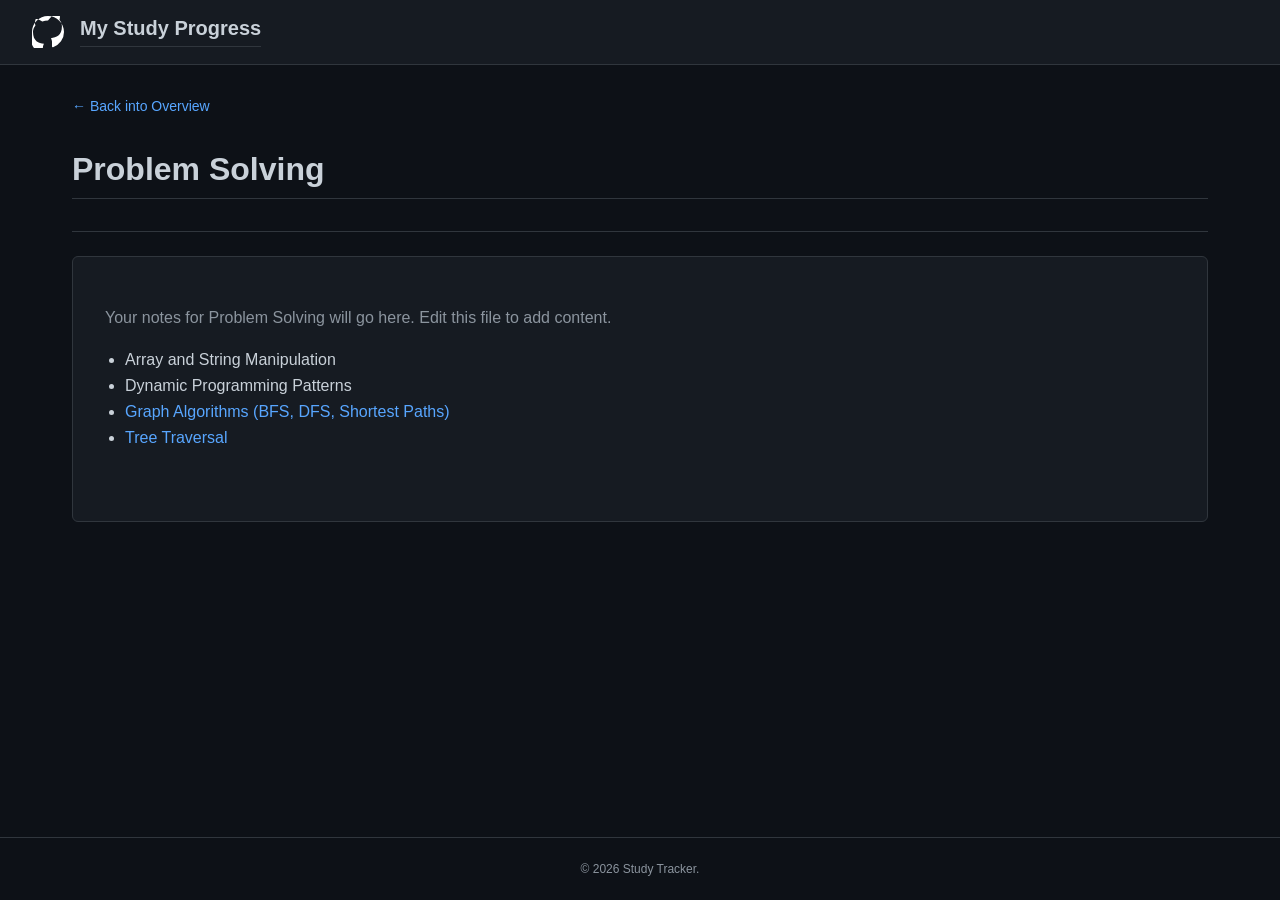
<file: problem_solving.html>
<!DOCTYPE html>
<html lang="en">
  <head>
    <meta charset="UTF-8" />
    <meta name="viewport" content="width=device-width, initial-scale=1.0" />
    <title>Problem Solving - Study Tracker</title>
    <link rel="stylesheet" href="style.css" />
  </head>
  <body>
    <header>
      <svg
        height="32"
        viewBox="0 0 16 16"
        version="1.1"
        width="32"
        aria-hidden="true"
        fill="white"
      >
        <path
          d="M8 0c4.42 0 8 3.58 8 8a8.013 8.013 0 0 1-5.45 7.59c-.4.08-.55-.17-.55-.38 0-.27.01-1.13.01-2.2 0-.75-.27-1.48-.55-1.94 2.7-.3 5.5-1.32 5.5-5.92 0-1.31-.46-2.38-1.23-3.26.12-.32.53-1.52-.12-3.26 0 0-1.01-.32-3.3 1.23A11.52 11.52 0 0 0 8 2.3c-1.01 0-2.01.14-2.85.41-2.29-1.55-3.3-1.23-3.3-1.23-.65 1.74-.24 2.94-.12 3.26-.77.88-1.23 1.95-1.23 3.26 0 4.58 2.8 5.62 5.5 5.92-.27.46-.55 1.17-.55 1.94 0 1.25.01 2.37.01 2.54 0 .21-.15.46-.55.38A8.013 8.013 0 0 1 0 8c0-4.42 3.58-8 8-8Z"
        ></path>
      </svg>
      <h1>My Study Progress</h1>
    </header>
    <div class="container">
      <a href="index.html" class="back-link">&larr; Back into Overview</a>
      <div class="page-header">
        <h1 style="color: var(--color-text)">Problem Solving</h1>
      </div>
      <div class="content-area">
        <p style="color: var(--color-text-secondary)">
          Your notes for Problem Solving will go here. Edit this file to add
          content.
        </p>
        <ul style="margin-top: 20px; color: var(--color-text)">
          <li>Array and String Manipulation</li>
          <li>Dynamic Programming Patterns</li>
          <li>
            <a
              href="graph.html"
              style="color: var(--color-accent); text-decoration: none"
              >Graph Algorithms (BFS, DFS, Shortest Paths)</a
            >
          </li>
          <li>
            <a
              href="trees.html"
              style="color: var(--color-accent); text-decoration: none"
              >Tree Traversal</a
            >
          </li>
        </ul>
      </div>
    </div>
    <footer>&copy; 2026 Study Tracker.</footer>
  </body>
</html>
</file>
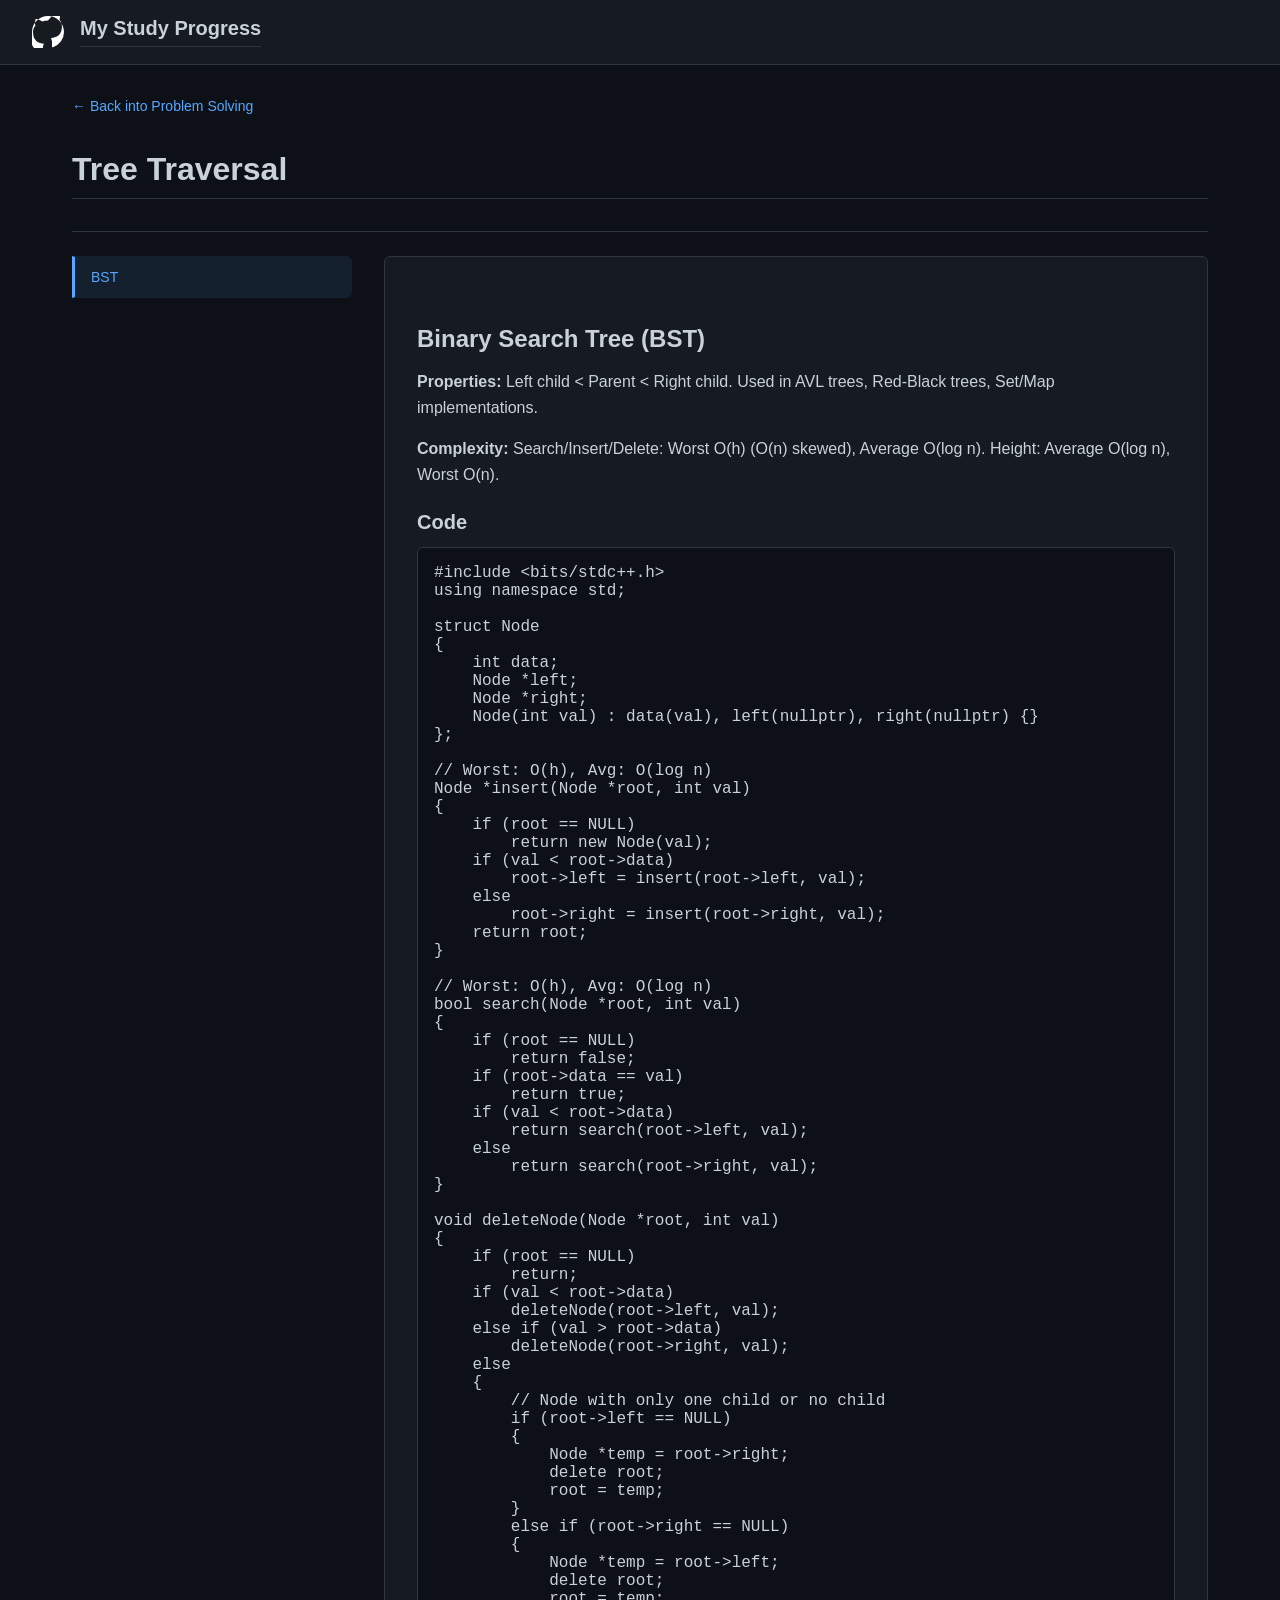
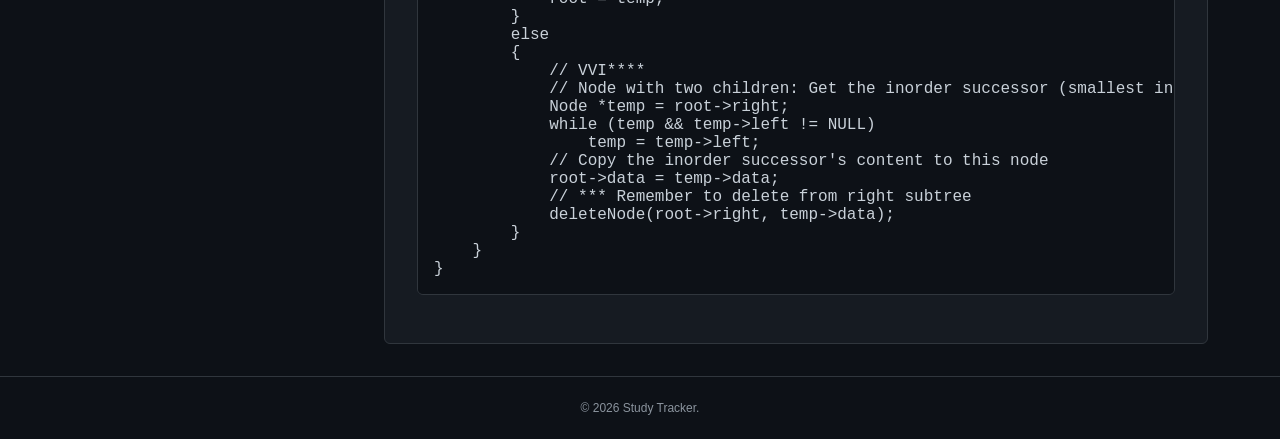
<file: trees.html>
<!DOCTYPE html>
<html lang="en">
  <head>
    <meta charset="UTF-8" />
    <meta name="viewport" content="width=device-width, initial-scale=1.0" />
    <title>Trees - Study Tracker</title>
    <link rel="stylesheet" href="style.css" />
  </head>
  <body>
    <header>
      <svg
        height="32"
        viewBox="0 0 16 16"
        version="1.1"
        width="32"
        aria-hidden="true"
        fill="white"
      >
        <path
          d="M8 0c4.42 0 8 3.58 8 8a8.013 8.013 0 0 1-5.45 7.59c-.4.08-.55-.17-.55-.38 0-.27.01-1.13.01-2.2 0-.75-.27-1.48-.55-1.94 2.7-.3 5.5-1.32 5.5-5.92 0-1.31-.46-2.38-1.23-3.26.12-.32.53-1.52-.12-3.26 0 0-1.01-.32-3.3 1.23A11.52 11.52 0 0 0 8 2.3c-1.01 0-2.01.14-2.85.41-2.29-1.55-3.3-1.23-3.3-1.23-.65 1.74-.24 2.94-.12 3.26-.77.88-1.23 1.95-1.23 3.26 0 4.58 2.8 5.62 5.5 5.92-.27.46-.55 1.17-.55 1.94 0 1.25.01 2.37.01 2.54 0 .21-.15.46-.55.38A8.013 8.013 0 0 1 0 8c0-4.42 3.58-8 8-8Z"
        ></path>
      </svg>
      <h1>My Study Progress</h1>
    </header>
    <div class="container">
      <a href="problem_solving.html" class="back-link"
        >&larr; Back into Problem Solving</a
      >
      <div class="page-header">
        <h1 style="color: var(--color-text)">Tree Traversal</h1>
      </div>

      <div class="split-layout">
        <div class="sidebar">
          <button class="tab-btn active" onclick="openTab(event, 'bst')">
            BST
          </button>
        </div>

        <div class="tab-content-container">
          <!-- BST -->
          <div id="bst" class="tab-content active">
            <div class="content-area">
              <h2>Binary Search Tree (BST)</h2>
              <p>
                <strong>Properties:</strong> Left child &lt; Parent &lt; Right
                child. Used in AVL trees, Red-Black trees, Set/Map
                implementations.
              </p>
              <p>
                <strong>Complexity:</strong>
                Search/Insert/Delete: Worst O(h) (O(n) skewed), Average O(log
                n). Height: Average O(log n), Worst O(n).
              </p>
              <h3>Code</h3>
              <pre><code>#include &lt;bits/stdc++.h&gt;
using namespace std;

struct Node
{
    int data;
    Node *left;
    Node *right;
    Node(int val) : data(val), left(nullptr), right(nullptr) {}
};

// Worst: O(h), Avg: O(log n)
Node *insert(Node *root, int val)
{
    if (root == NULL)
        return new Node(val);
    if (val &lt; root-&gt;data)
        root-&gt;left = insert(root-&gt;left, val);
    else
        root-&gt;right = insert(root-&gt;right, val);
    return root;
}

// Worst: O(h), Avg: O(log n)
bool search(Node *root, int val)
{
    if (root == NULL)
        return false;
    if (root-&gt;data == val)
        return true;
    if (val &lt; root-&gt;data)
        return search(root-&gt;left, val);
    else
        return search(root-&gt;right, val);
}

void deleteNode(Node *root, int val)
{
    if (root == NULL)
        return;
    if (val &lt; root-&gt;data)
        deleteNode(root-&gt;left, val);
    else if (val &gt; root-&gt;data)
        deleteNode(root-&gt;right, val);
    else
    {
        // Node with only one child or no child
        if (root-&gt;left == NULL)
        {
            Node *temp = root-&gt;right;
            delete root;
            root = temp;
        }
        else if (root-&gt;right == NULL)
        {
            Node *temp = root-&gt;left;
            delete root;
            root = temp;
        }
        else
        {
            // VVI****
            // Node with two children: Get the inorder successor (smallest in the right subtree)
            Node *temp = root-&gt;right;
            while (temp && temp-&gt;left != NULL)
                temp = temp-&gt;left;
            // Copy the inorder successor's content to this node
            root-&gt;data = temp-&gt;data;
            // *** Remember to delete from right subtree
            deleteNode(root-&gt;right, temp-&gt;data);
        }
    }
}</code></pre>
            </div>
          </div>
        </div>
      </div>

      <script>
        function openTab(evt, tabName) {
          var i, tabcontent, tablinks;
          tabcontent = document.getElementsByClassName("tab-content");
          for (i = 0; i < tabcontent.length; i++) {
            tabcontent[i].classList.remove("active");
          }
          tablinks = document.getElementsByClassName("tab-btn");
          for (i = 0; i < tablinks.length; i++) {
            tablinks[i].classList.remove("active");
          }
          document.getElementById(tabName).classList.add("active");
          evt.currentTarget.classList.add("active");
        }
      </script>
    </div>
    <footer>&copy; 2026 Study Tracker.</footer>
  </body>
</html>
</file>
<file: style.css>
:root {
  --color-bg: #0d1117;
  --color-card-bg: #161b22;
  --color-border: #30363d;
  --color-text: #c9d1d9;
  --color-text-secondary: #8b949e;
  --color-accent: #58a6ff;
  --color-hover: #1f2428;
}

body {
  background-color: var(--color-bg);
  color: var(--color-text);
  font-family: -apple-system, BlinkMacSystemFont, "Segoe UI", Helvetica, Arial,
    sans-serif, "Apple Color Emoji", "Segoe UI Emoji";
  margin: 0;
  display: flex;
  flex-direction: column;
  min-height: 100vh;
}

a {
  text-decoration: none;
  color: inherit;
}

header {
  padding: 16px 32px;
  background-color: #161b22;
  border-bottom: 1px solid var(--color-border);
  display: flex;
  align-items: center;
  gap: 16px;
}

header h1 {
  font-size: 20px;
  font-weight: 600;
  margin: 0;
}

.container {
  max-width: 1200px; /* Increased for split layout */
  margin: 0 auto;
  padding: 32px;
  flex: 1;
  width: 100%;
  box-sizing: border-box;
}

.grid {
  display: grid;
  grid-template-columns: repeat(auto-fit, minmax(280px, 1fr));
  gap: 16px;
}

.card {
  background-color: var(--color-card-bg);
  border: 1px solid var(--color-border);
  border-radius: 6px;
  padding: 24px;
  transition: box-shadow 0.2s, border-color 0.2s;
  cursor: pointer;
  display: flex;
  flex-direction: column;
}

.card:hover {
  border-color: #8b949e;
  box-shadow: 0 0 0 1px #8b949e;
}

.card h2 {
  font-size: 18px;
  font-weight: 600;
  color: var(--color-accent);
  margin-top: 0;
  margin-bottom: 8px;
}

.card p {
  font-size: 14px;
  color: var(--color-text-secondary);
  line-height: 1.5;
  margin: 0;
}

footer {
  text-align: center;
  padding: 24px;
  font-size: 12px;
  color: var(--color-text-secondary);
  border-top: 1px solid var(--color-border);
  margin-top: auto;
}

/* Page specific styling */
.page-header {
  margin-bottom: 24px;
  border-bottom: 1px solid var(--color-border);
  padding-bottom: 16px;
}

.back-link {
  color: var(--color-accent);
  font-size: 14px;
  display: inline-block;
  margin-bottom: 16px;
}

.back-link:hover {
  text-decoration: underline;
}

.content-area {
  background-color: var(--color-card-bg);
  border: 1px solid var(--color-border);
  border-radius: 6px;
  padding: 32px;
  min-height: 200px;
}

ul {
  padding-left: 20px;
}
li {
  margin-bottom: 8px;
}

/* Split Layout & Tabs */
.split-layout {
    display: flex;
    gap: 32px;
    align-items: flex-start;
}

.sidebar {
    width: 280px;
    flex-shrink: 0;
    display: flex;
    flex-direction: column;
    gap: 4px;
    position: sticky;
    top: 20px;
}

.tab-btn {
    text-align: left;
    background: transparent;
    border: 1px solid transparent;
    color: var(--color-text-secondary);
    padding: 12px 16px;
    border-radius: 6px;
    cursor: pointer;
    font-size: 14px;
    transition: all 0.2s;
}

.tab-btn:hover {
    background-color: var(--color-hover);
    color: var(--color-text);
}

.tab-btn.active {
    background-color: rgba(88, 166, 255, 0.1);
    color: var(--color-accent);
    border-left: 3px solid var(--color-accent);
    border-radius: 0 6px 6px 0; /* Boxy left side */
}

.tab-content-container {
    flex: 1;
    min-width: 0;
}

.tab-content {
    display: none;
    animation: fadeIn 0.3s ease;
}

.tab-content.active {
    display: block;
}

@keyframes fadeIn {
    from { opacity: 0; transform: translateY(5px); }
    to { opacity: 1; transform: translateY(0); }
}

/* Typography for Notes */
h1 { font-size: 2em; margin-bottom: 0.5em; border-bottom: 1px solid var(--color-border); padding-bottom: 0.3em; }
h2 { font-size: 1.5em; margin-top: 1.5em; margin-bottom: 0.5em; color: var(--color-text); }
h3 { font-size: 1.25em; margin-top: 1.2em; margin-bottom: 0.5em; color: var(--color-text); }
h4 { font-size: 1em; font-weight: bold; margin-top: 1em; }
p { margin-bottom: 1em; line-height: 1.6; }
strong { color: var(--color-text); }

code {
    background-color: rgba(110, 118, 129, 0.4);
    padding: 0.2em 0.4em;
    border-radius: 6px;
    font-size: 85%;
    font-family: ui-monospace, SFMono-Regular, SF Mono, Menlo, Consolas, Liberation Mono, monospace;
}

pre {
    background-color: #0d1117;
    padding: 16px;
    border-radius: 6px;
    overflow-x: auto;
    border: 1px solid var(--color-border);
    margin-bottom: 16px;
}
pre code {
    background-color: transparent;
    padding: 0;
    font-size: 100%;
}

.note-block {
    border-left: 4px solid var(--color-accent);
    padding-left: 16px;
    color: var(--color-text-secondary);
    margin: 16px 0;
    background: rgba(88, 166, 255, 0.05);
    padding: 16px;
    border-radius: 0 6px 6px 0;
}

.comment {
    color: #7ee787; /* Github green for dark mode, or standard green */
    font-style: italic;
}
</file>
